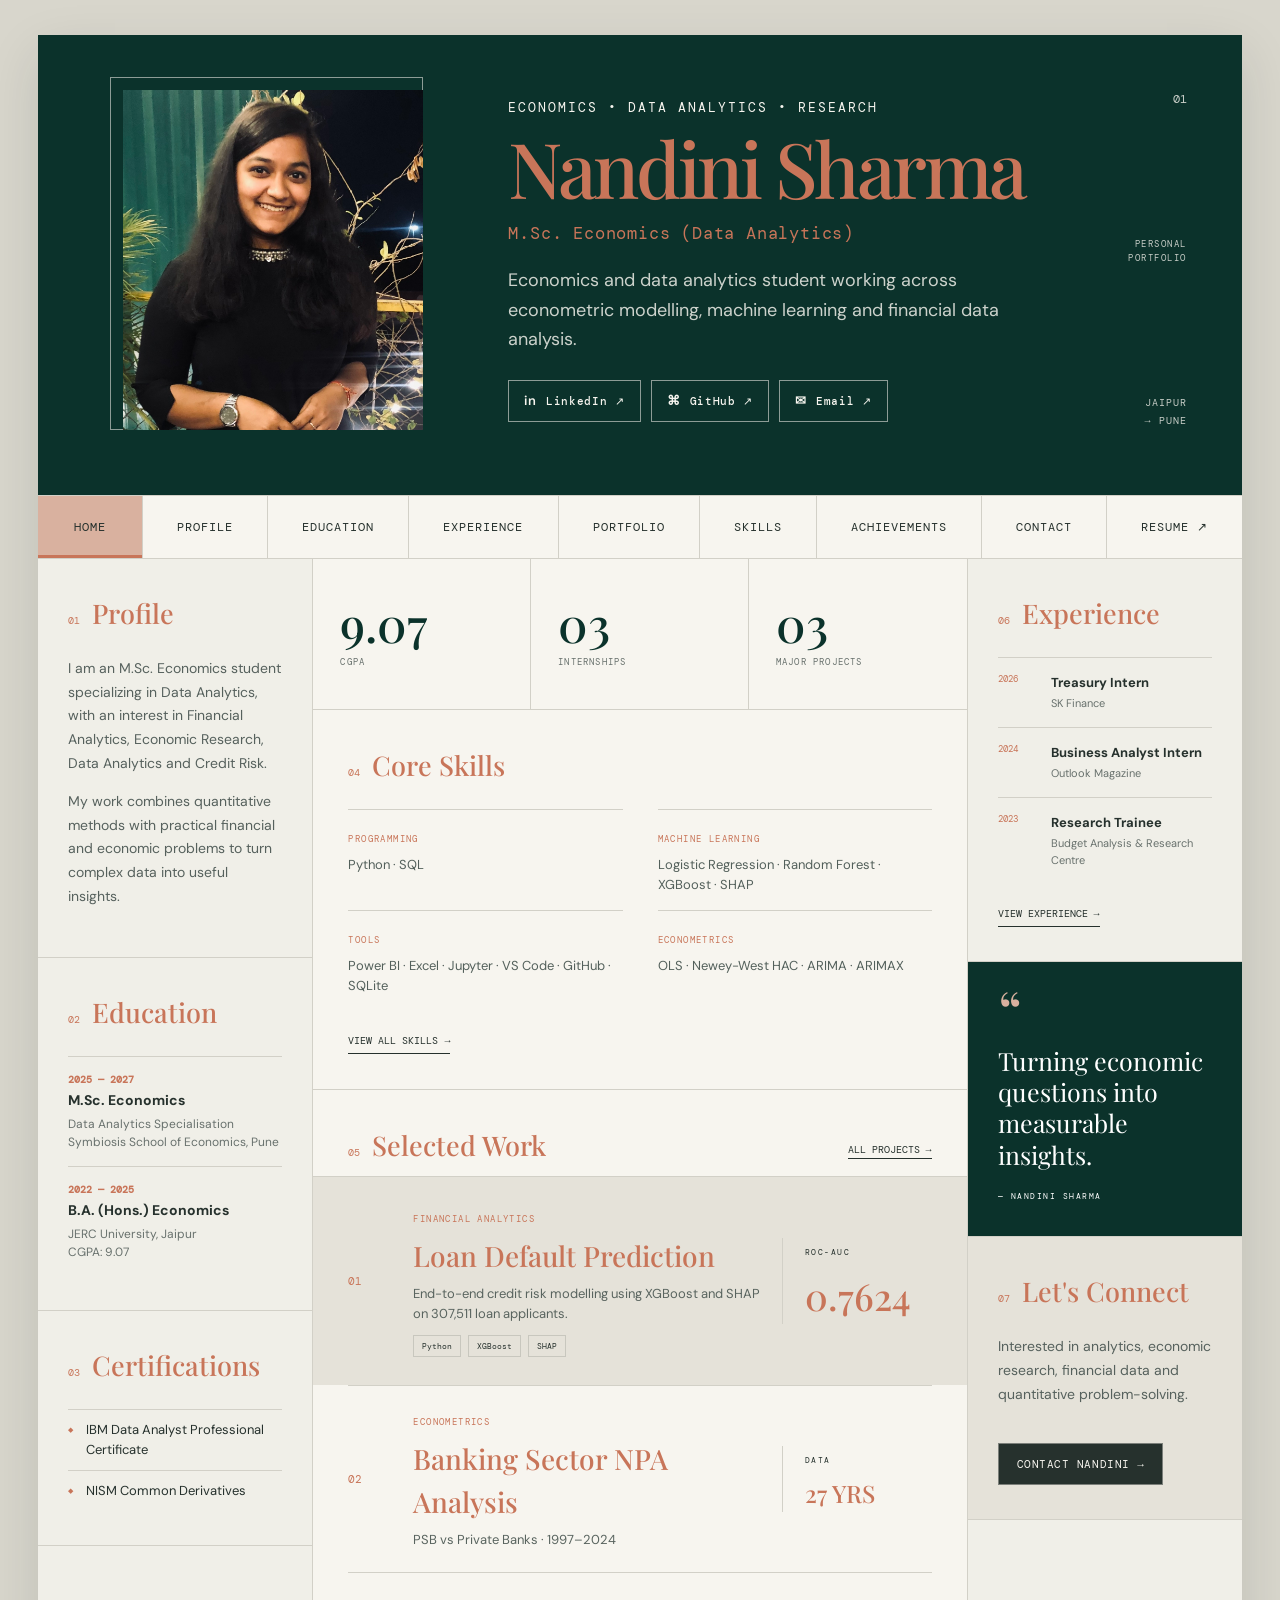
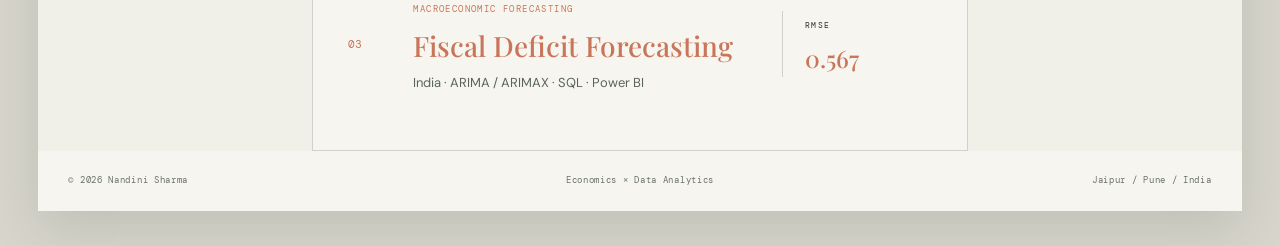
<file: index.html>
<!DOCTYPE html>
<html lang="en">

<head>
    <meta charset="UTF-8">
    <meta name="viewport" content="width=device-width, initial-scale=1.0">

    <title>Nandini Sharma | Economics & Data Analytics</title>

    <link rel="stylesheet" href="style.css">
</head>

<body>

    <div class="site-shell">

        <!-- ================= PROFILE HEADER ================= -->

        <header class="profile-header">

            <div class="header-pattern"></div>

            <!-- Profile Photo -->
            <div class="profile-photo-wrap">

                <div class="photo-ring"></div>

                <img src="images/Nandini-photo.jpeg"
                     alt="Nandini Sharma">

            </div>


            <!-- Profile Introduction -->
            <div class="profile-intro">

                <p class="kicker">
                    ECONOMICS • DATA ANALYTICS • RESEARCH
                </p>

                <h1>
                    Nandini Sharma
                </h1>

                <h2>
                    M.Sc. Economics (Data Analytics)
                </h2>

                <p class="intro-copy">
                    Economics and data analytics student working across
                    econometric modelling, machine learning and financial
                    data analysis.
                </p>

                <div class="quick-links">

                    <a href="https://linkedin.com/in/nandini-sharma-276a1824b"
                       target="_blank"
                       rel="noopener noreferrer"
                       aria-label="Nandini's LinkedIn">
                        <span>in</span>
                        LinkedIn ↗
                    </a>
                
                    <a href="https://github.com/NANDINISHARMA0103"
                       target="_blank"
                       rel="noopener noreferrer"
                       aria-label="Nandini's GitHub">
                        <span>⌘</span>
                        GitHub ↗
                    </a>
                
                    <a href="mailto:nandini.sh3@gmail.com"
                       aria-label="Email Nandini">
                        <span>✉</span>
                        Email ↗
                    </a>
                
                </div>

            </div>


            <!-- Header Side Information -->
            <div class="header-side">

                <span>01</span>

                <small>
                    PERSONAL<br>
                    PORTFOLIO
                </small>

                <strong>
                    JAIPUR<br>
                    → PUNE
                </strong>

            </div>

        </header>


        <!-- ================= NAVIGATION ================= -->

        <nav class="tab-nav">

            <a href="index.html" class="active">
                Home
            </a>

            <a href="about.html">
                Profile
            </a>

            <a href="education.html">
                Education
            </a>

            <a href="experience.html">
                Experience
            </a>

            <a href="projects.html">
                Portfolio
            </a>

            <a href="skills.html">
                Skills
            </a>

            <a href="achievements.html">
                Achievements
            </a>

            <a href="contact.html">
                Contact
            </a>

            <a href="resume/Nandini_Sharma_CV.pdf"
               target="_blank"
               rel="noopener noreferrer">
                Resume ↗
            </a>

        </nav>


        <!-- ================= MAIN DASHBOARD ================= -->

        <main class="dashboard">


            <!-- ================= LEFT COLUMN ================= -->

            <aside class="left-column">


                <!-- PROFILE -->
                <section class="profile-block">

                    <div class="block-heading">

                        <span>01</span>

                        <h3>
                            Profile
                        </h3>

                    </div>

                    <p>
                        I am an M.Sc. Economics student specializing in
                        Data Analytics, with an interest in Financial
                        Analytics, Economic Research, Data Analytics
                        and Credit Risk.
                    </p>

                    <p>
                        My work combines quantitative methods with
                        practical financial and economic problems to
                        turn complex data into useful insights.
                    </p>

                </section>


                <!-- EDUCATION -->
                <section class="profile-block">

                    <div class="block-heading">

                        <span>02</span>

                        <h3>
                            Education
                        </h3>

                    </div>


                    <div class="mini-entry">

                        <strong>
                            2025 — 2027
                        </strong>

                        <b>
                            M.Sc. Economics
                        </b>

                        <small>
                            Data Analytics Specialisation<br>
                            Symbiosis School of Economics, Pune
                        </small>

                    </div>


                    <div class="mini-entry">

                        <strong>
                            2022 — 2025
                        </strong>

                        <b>
                            B.A. (Hons.) Economics
                        </b>

                        <small>
                            JERC University, Jaipur<br>
                            CGPA: 9.07
                        </small>

                    </div>

                </section>


                <!-- CERTIFICATIONS -->
                <section class="profile-block">

                    <div class="block-heading">

                        <span>03</span>

                        <h3>
                            Certifications
                        </h3>

                    </div>

                    <ul class="clean-list">

                        <li>
                            IBM Data Analyst Professional Certificate
                        </li>

                        <li>
                            NISM Common Derivatives
                        </li>

                    </ul>

                </section>

            </aside>


            <!-- ================= CENTRE COLUMN ================= -->

            <section class="main-column">


                <!-- STATISTICS -->
                <section class="stats-strip">

                    <div>

                        <strong>
                            9.07
                        </strong>

                        <span>
                            CGPA
                        </span>

                    </div>


                    <div>

                        <strong>
                            03
                        </strong>

                        <span>
                            INTERNSHIPS
                        </span>

                    </div>


                    <div>

                        <strong>
                            03
                        </strong>

                        <span>
                            MAJOR PROJECTS
                        </span>

                    </div>

                </section>


                <!-- SKILLS -->
                <section class="skills-preview">

                    <div class="block-heading">

                        <span>04</span>

                        <h3>
                            Core Skills
                        </h3>

                    </div>


                    <div class="skill-groups">


                        <div class="skill-group">

                            <span>
                                PROGRAMMING
                            </span>

                            <p>
                                Python · SQL
                            </p>

                        </div>


                        <div class="skill-group">

                            <span>
                                MACHINE LEARNING
                            </span>

                            <p>
                                Logistic Regression · Random Forest ·
                                XGBoost · SHAP
                            </p>

                        </div>


                        <div class="skill-group">

                            <span>
                                TOOLS
                            </span>

                            <p>
                                Power BI · Excel · Jupyter · VS Code ·
                                GitHub · SQLite
                            </p>

                        </div>


                        <div class="skill-group">

                            <span>
                                ECONOMETRICS
                            </span>

                            <p>
                                OLS · Newey-West HAC · ARIMA · ARIMAX
                            </p>

                        </div>

                    </div>


                    <a class="section-link"
                       href="skills.html">

                        View all skills →

                    </a>

                </section>


                <!-- PROJECTS -->
                <section class="featured-work">


                    <div class="section-title-row">

                        <div class="block-heading">

                            <span>05</span>

                            <h3>
                                Selected Work
                            </h3>

                        </div>

                        <a href="projects.html">
                            All projects →
                        </a>

                    </div>


                    <!-- PROJECT 1 -->
                    <article class="project-card featured">

                        <div class="project-index">
                            01
                        </div>


                        <div class="project-content">

                            <span class="project-type">
                                FINANCIAL ANALYTICS
                            </span>

                            <h4>
                                Loan Default Prediction
                            </h4>

                            <p>
                                End-to-end credit risk modelling using
                                XGBoost and SHAP on 307,511 loan applicants.
                            </p>


                            <div class="tags">

                                <span>
                                    Python
                                </span>

                                <span>
                                    XGBoost
                                </span>

                                <span>
                                    SHAP
                                </span>

                            </div>

                        </div>


                        <div class="project-result">

                            <span>
                                ROC-AUC
                            </span>

                            <strong>
                                0.7624
                            </strong>

                        </div>

                    </article>


                    <!-- PROJECT 2 -->
                    <article class="project-card">

                        <div class="project-index">
                            02
                        </div>


                        <div class="project-content">

                            <span class="project-type">
                                ECONOMETRICS
                            </span>

                            <h4>
                                Banking Sector NPA Analysis
                            </h4>

                            <p>
                                PSB vs Private Banks · 1997–2024
                            </p>

                        </div>


                        <div class="project-result compact">

                            <span>
                                DATA
                            </span>

                            <strong>
                                27 YRS
                            </strong>

                        </div>

                    </article>


                    <!-- PROJECT 3 -->
                    <article class="project-card">

                        <div class="project-index">
                            03
                        </div>


                        <div class="project-content">

                            <span class="project-type">
                                MACROECONOMIC FORECASTING
                            </span>

                            <h4>
                                Fiscal Deficit Forecasting
                            </h4>

                            <p>
                                India · ARIMA / ARIMAX · SQL · Power BI
                            </p>

                        </div>


                        <div class="project-result compact">

                            <span>
                                RMSE
                            </span>

                            <strong>
                                0.567
                            </strong>

                        </div>

                    </article>

                </section>

            </section>


            <!-- ================= RIGHT COLUMN ================= -->

            <aside class="right-column">


                <!-- EXPERIENCE -->
                <section class="side-panel experience-panel">

                    <div class="block-heading">

                        <span>06</span>

                        <h3>
                            Experience
                        </h3>

                    </div>


                    <div class="timeline-entry">

                        <span>
                            2026
                        </span>

                        <div>

                            <strong>
                                Treasury Intern
                            </strong>

                            <small>
                                SK Finance
                            </small>

                        </div>

                    </div>


                    <div class="timeline-entry">

                        <span>
                            2024
                        </span>

                        <div>

                            <strong>
                                Business Analyst Intern
                            </strong>

                            <small>
                                Outlook Magazine
                            </small>

                        </div>

                    </div>


                    <div class="timeline-entry">

                        <span>
                            2023
                        </span>

                        <div>

                            <strong>
                                Research Trainee
                            </strong>

                            <small>
                                Budget Analysis & Research Centre
                            </small>

                        </div>

                    </div>


                    <a class="section-link"
                       href="experience.html">

                        View experience →

                    </a>

                </section>


                <!-- QUOTE -->
                <section class="side-panel quote-panel">

                    <span class="quote-mark">
                        “
                    </span>

                    <p>
                        Turning economic questions into
                        measurable insights.
                    </p>

                    <small>
                        — NANDINI SHARMA
                    </small>

                </section>


                <!-- CONTACT -->
                <section class="side-panel contact-panel">

                    <div class="block-heading">

                        <span>07</span>

                        <h3>
                            Let's Connect
                        </h3>

                    </div>

                    <p>
                        Interested in analytics, economic research,
                        financial data and quantitative problem-solving.
                    </p>

                    <a href="contact.html"
                       class="contact-button">

                        Contact Nandini →

                    </a>

                </section>

            </aside>

        </main>


        <!-- ================= FOOTER ================= -->

        <footer>

            <span>
                © 2026 Nandini Sharma
            </span>

            <span>
                Economics × Data Analytics
            </span>

            <span>
                Jaipur / Pune / India
            </span>

        </footer>

    </div>


    <script src="script.js"></script>

</body>

</html>
</file>
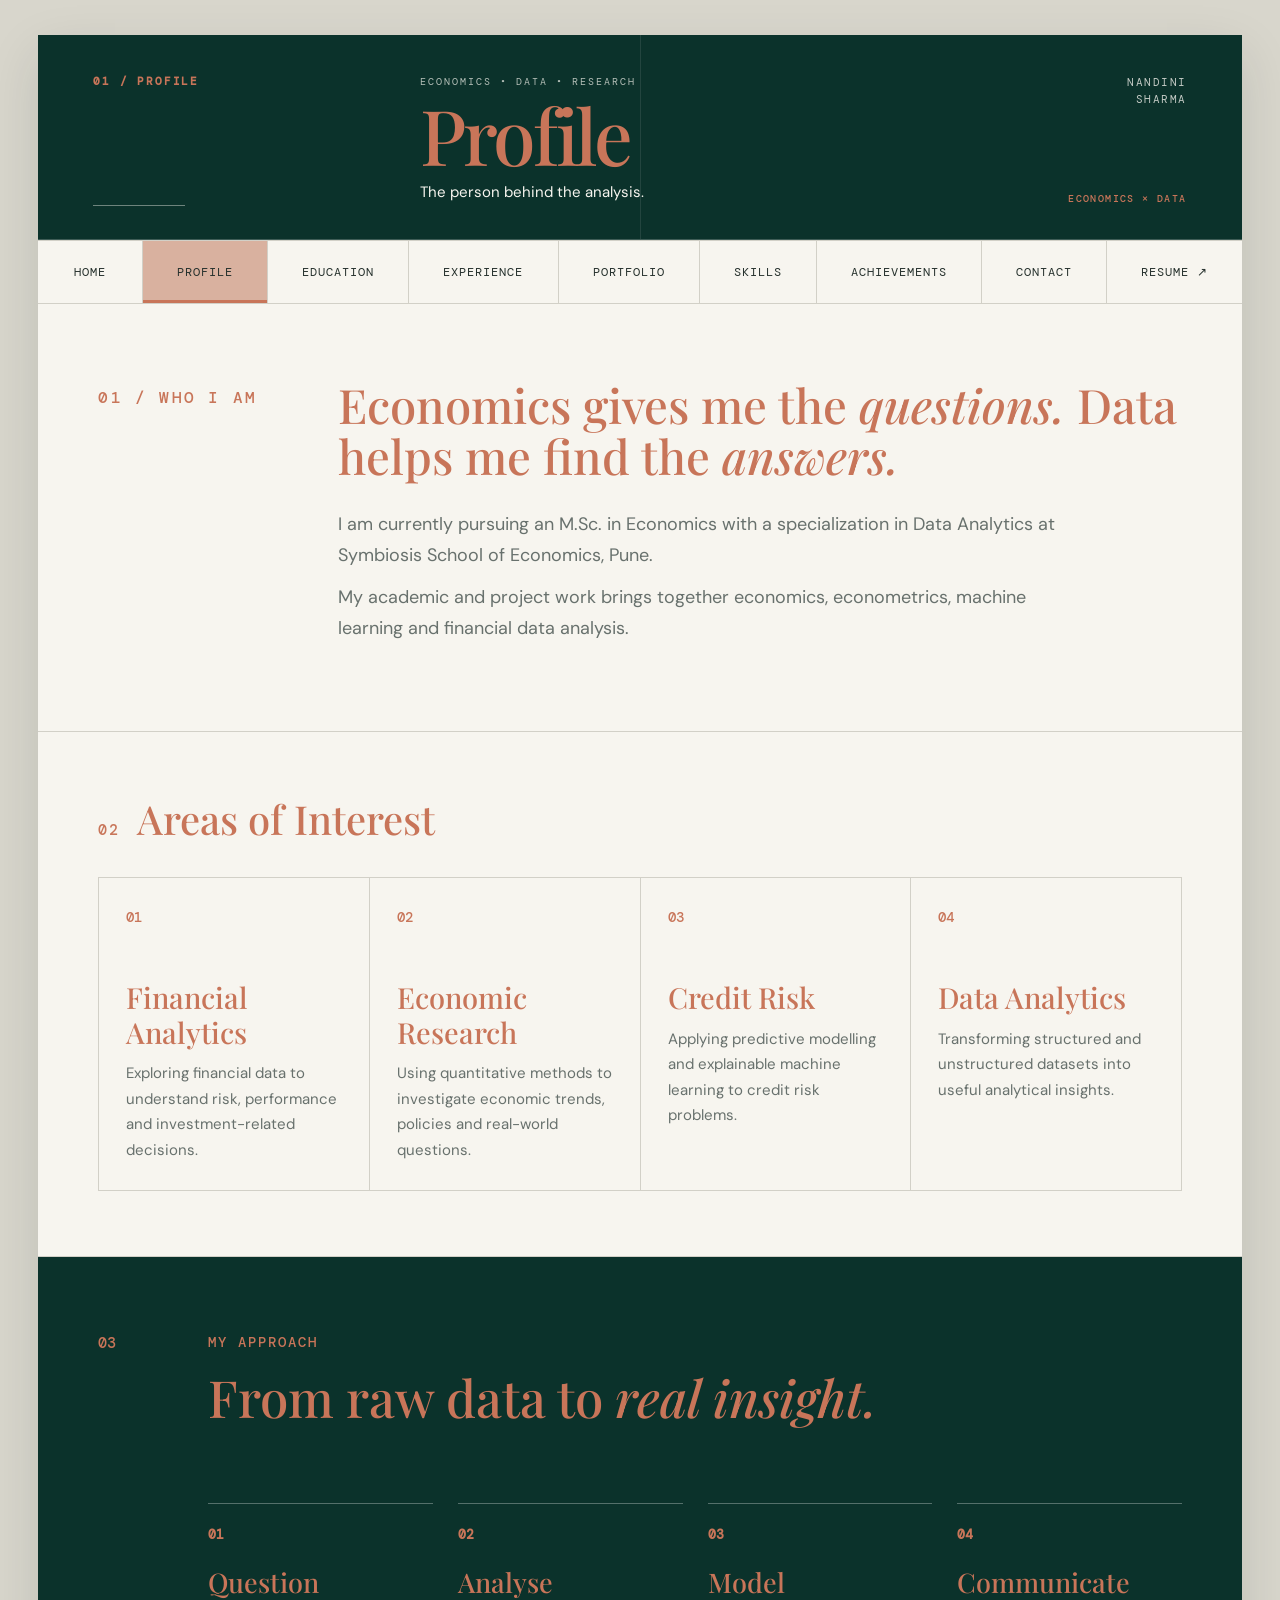
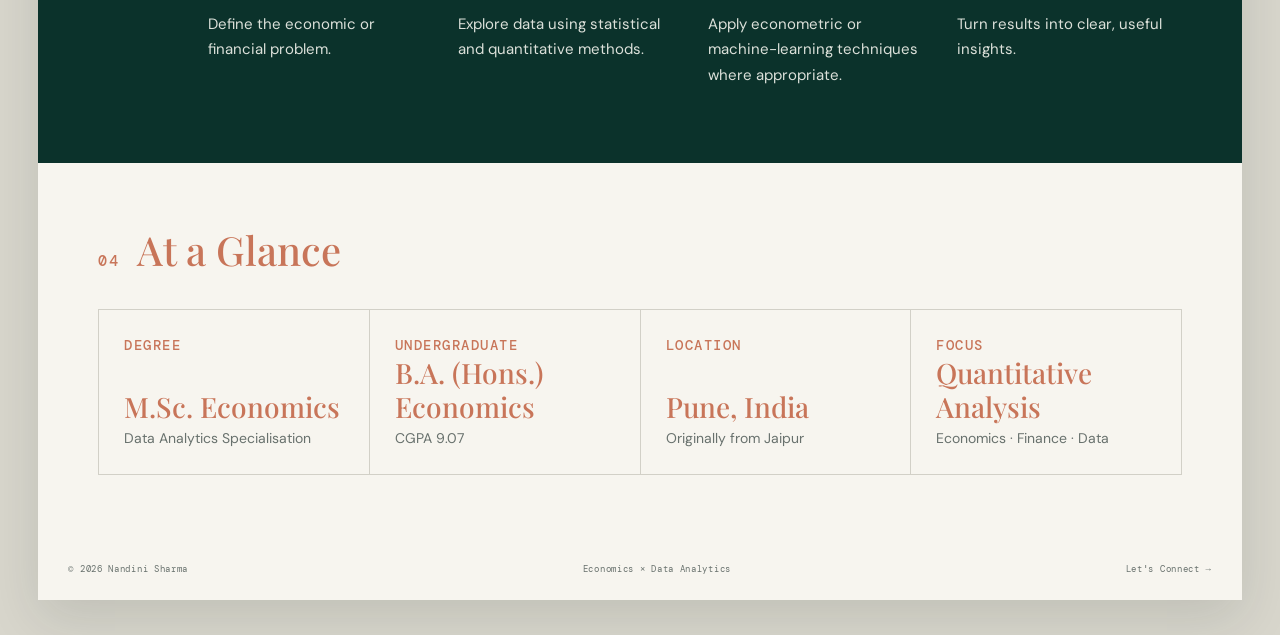
<file: about.html>
<!DOCTYPE html>
<html lang="en">

<head>
    <meta charset="UTF-8">
    <meta name="viewport" content="width=device-width, initial-scale=1.0">

    <title>Profile | Nandini Sharma</title>

    <link rel="stylesheet" href="style.css">
</head>

<body>

    <div class="site-shell">

        <!-- ================= INNER HEADER ================= -->

        <!-- ================= EDITORIAL HEADER ================= -->

        <header class="inner-header">
            <div class="inner-header-label">
                <span>01 / PROFILE</span>
                <span class="inner-header-rule"></span>
            </div>

            <div class="inner-header-main">
                <p>ECONOMICS • DATA • RESEARCH</p>
                <h1>Profile</h1>
                <span>The person behind the analysis.</span>
            </div>

            <div class="inner-header-side">
                <span>NANDINI<br>SHARMA</span>
                <strong>ECONOMICS × DATA</strong>
            </div>
        </header>


        <!-- ================= NAVIGATION ================= -->

        <nav class="tab-nav">

            <a href="index.html">
                Home
            </a>

            <a href="about.html" class="active">
                Profile
            </a>

            <a href="education.html">
                Education
            </a>

            <a href="experience.html">
                Experience
            </a>

            <a href="projects.html">
                Portfolio
            </a>

            <a href="skills.html">
                Skills
            </a>

            <a href="achievements.html">
                Achievements
            </a>

            <a href="contact.html">
                Contact
            </a>

            <a href="resume/Nandini_Sharma_CV.pdf"
               target="_blank"
               rel="noopener noreferrer">
                Resume ↗
            </a>

        </nav>


        <!-- ================= PROFILE CONTENT ================= -->

        <main class="inner-page">


            <!-- INTRODUCTION -->

            <section class="inner-intro">

                <div class="page-label">
                    01 / WHO I AM
                </div>

                <div>

                    <h2>
                        Economics gives me the
                        <em>questions.</em>
                        Data helps me find the
                        <em>answers.</em>
                    </h2>

                    <p>
                        I am currently pursuing an M.Sc. in Economics with
                        a specialization in Data Analytics at Symbiosis
                        School of Economics, Pune.
                    </p>

                    <p>
                        My academic and project work brings together
                        economics, econometrics, machine learning and
                        financial data analysis.
                    </p>

                </div>

            </section>


            <!-- AREAS OF INTEREST -->

            <section class="profile-section">

                <div class="section-heading-large">

                    <span>02</span>

                    <h3>
                        Areas of Interest
                    </h3>

                </div>


                <div class="interest-grid">

                    <article class="interest-card">

                        <span class="interest-number">
                            01
                        </span>

                        <h4>
                            Financial Analytics
                        </h4>

                        <p>
                            Exploring financial data to understand
                            risk, performance and investment-related
                            decisions.
                        </p>

                    </article>


                    <article class="interest-card">

                        <span class="interest-number">
                            02
                        </span>

                        <h4>
                            Economic Research
                        </h4>

                        <p>
                            Using quantitative methods to investigate
                            economic trends, policies and real-world
                            questions.
                        </p>

                    </article>


                    <article class="interest-card">

                        <span class="interest-number">
                            03
                        </span>

                        <h4>
                            Credit Risk
                        </h4>

                        <p>
                            Applying predictive modelling and
                            explainable machine learning to credit
                            risk problems.
                        </p>

                    </article>


                    <article class="interest-card">

                        <span class="interest-number">
                            04
                        </span>

                        <h4>
                            Data Analytics
                        </h4>

                        <p>
                            Transforming structured and unstructured
                            datasets into useful analytical insights.
                        </p>

                    </article>

                </div>

            </section>


            <!-- APPROACH -->

            <section class="approach-section">

                <div class="approach-number">
                    03
                </div>

                <div>

                    <p class="section-kicker">
                        MY APPROACH
                    </p>

                    <h2>
                        From raw data to
                        <span>real insight.</span>
                    </h2>

                </div>

                <div class="approach-steps">

                    <div>
                        <strong>01</strong>
                        <h4>Question</h4>
                        <p>
                            Define the economic or financial problem.
                        </p>
                    </div>

                    <div>
                        <strong>02</strong>
                        <h4>Analyse</h4>
                        <p>
                            Explore data using statistical and
                            quantitative methods.
                        </p>
                    </div>

                    <div>
                        <strong>03</strong>
                        <h4>Model</h4>
                        <p>
                            Apply econometric or machine-learning
                            techniques where appropriate.
                        </p>
                    </div>

                    <div>
                        <strong>04</strong>
                        <h4>Communicate</h4>
                        <p>
                            Turn results into clear, useful insights.
                        </p>
                    </div>

                </div>

            </section>


            <!-- PROFILE SNAPSHOT -->

            <section class="snapshot">

                <div class="section-heading-large">

                    <span>04</span>

                    <h3>
                        At a Glance
                    </h3>

                </div>


                <div class="snapshot-grid">

                    <div>
                        <span>DEGREE</span>
                        <strong>
                            M.Sc. Economics
                        </strong>
                        <small>
                            Data Analytics Specialisation
                        </small>
                    </div>


                    <div>
                        <span>UNDERGRADUATE</span>
                        <strong>
                            B.A. (Hons.) Economics
                        </strong>
                        <small>
                            CGPA 9.07
                        </small>
                    </div>


                    <div>
                        <span>LOCATION</span>
                        <strong>
                            Pune, India
                        </strong>
                        <small>
                            Originally from Jaipur
                        </small>
                    </div>


                    <div>
                        <span>FOCUS</span>
                        <strong>
                            Quantitative Analysis
                        </strong>
                        <small>
                            Economics · Finance · Data
                        </small>
                    </div>

                </div>

            </section>


        </main>


        <!-- ================= FOOTER ================= -->

        <footer>

            <span>
                © 2026 Nandini Sharma
            </span>

            <span>
                Economics × Data Analytics
            </span>

            <span>
                <a href="contact.html">
                    Let's Connect →
                </a>
            </span>

        </footer>

    </div>


    <script src="script.js"></script>

</body>

</html>
</file>
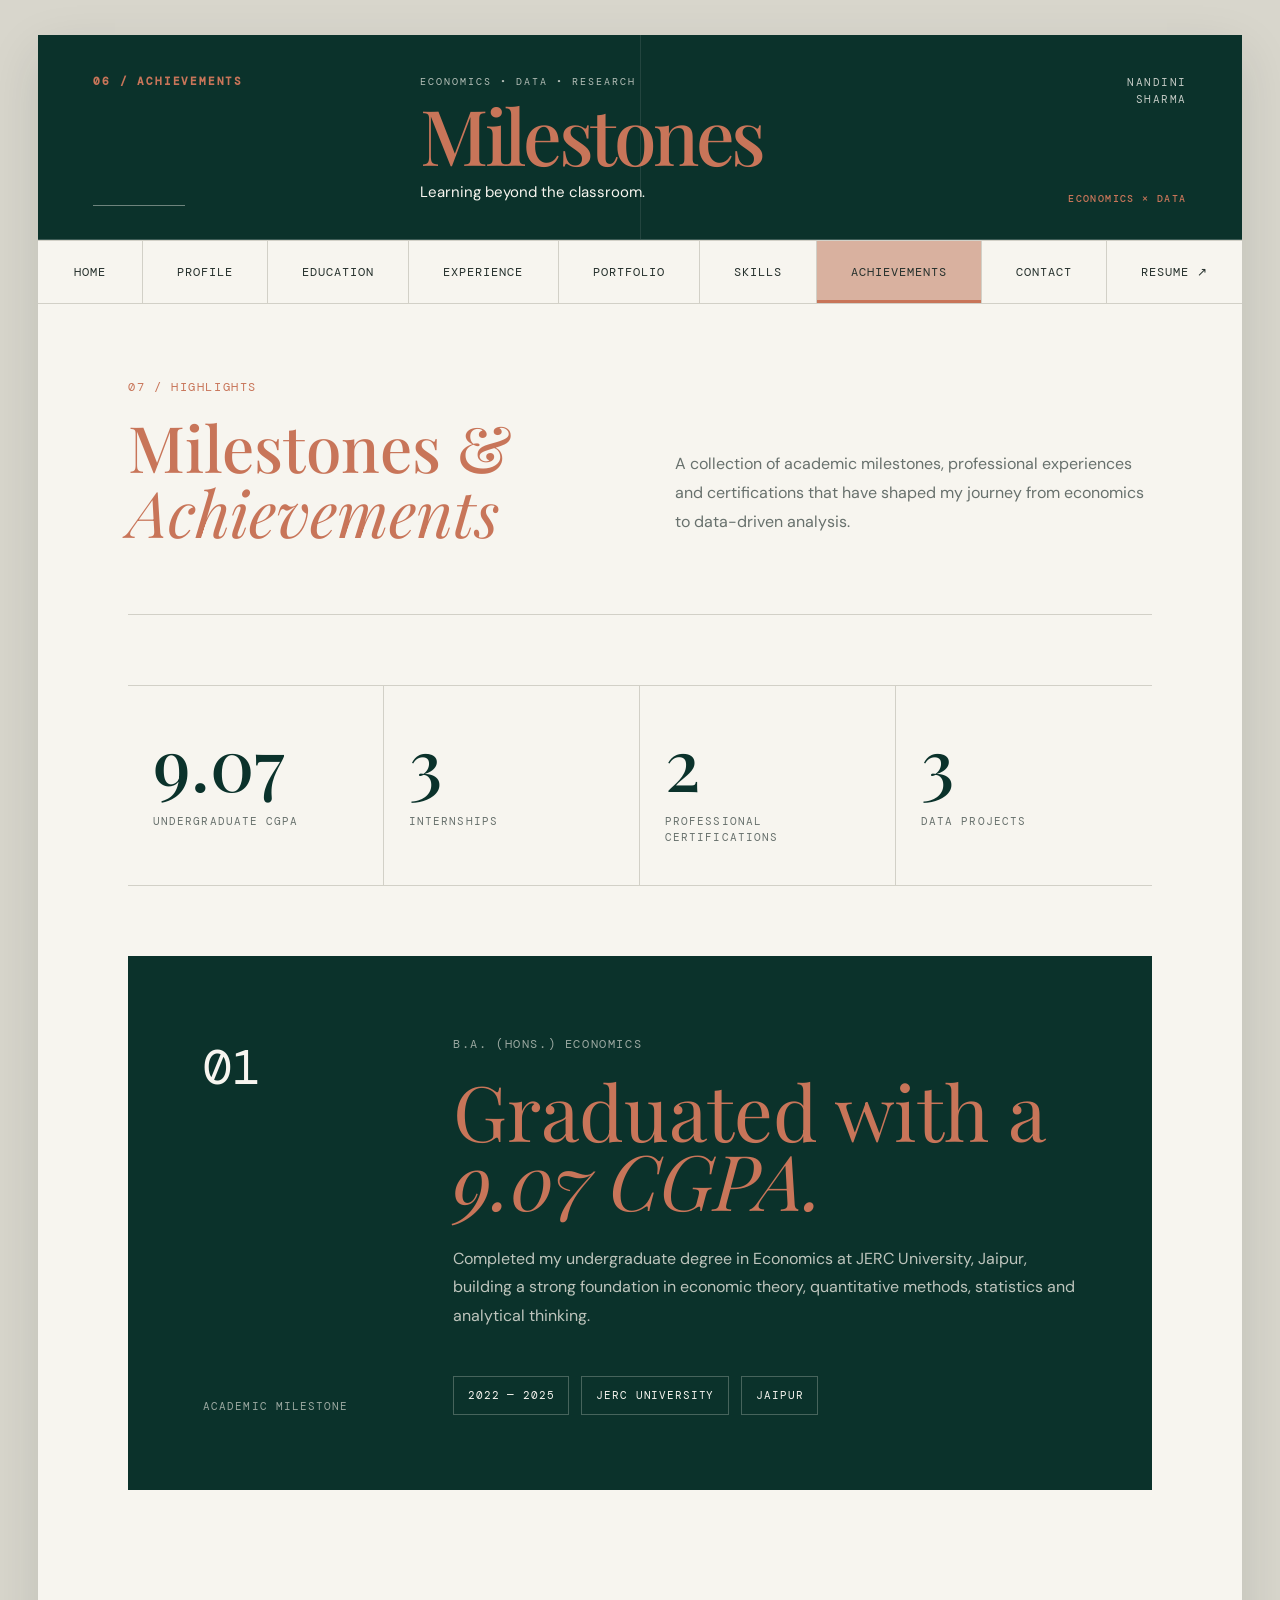
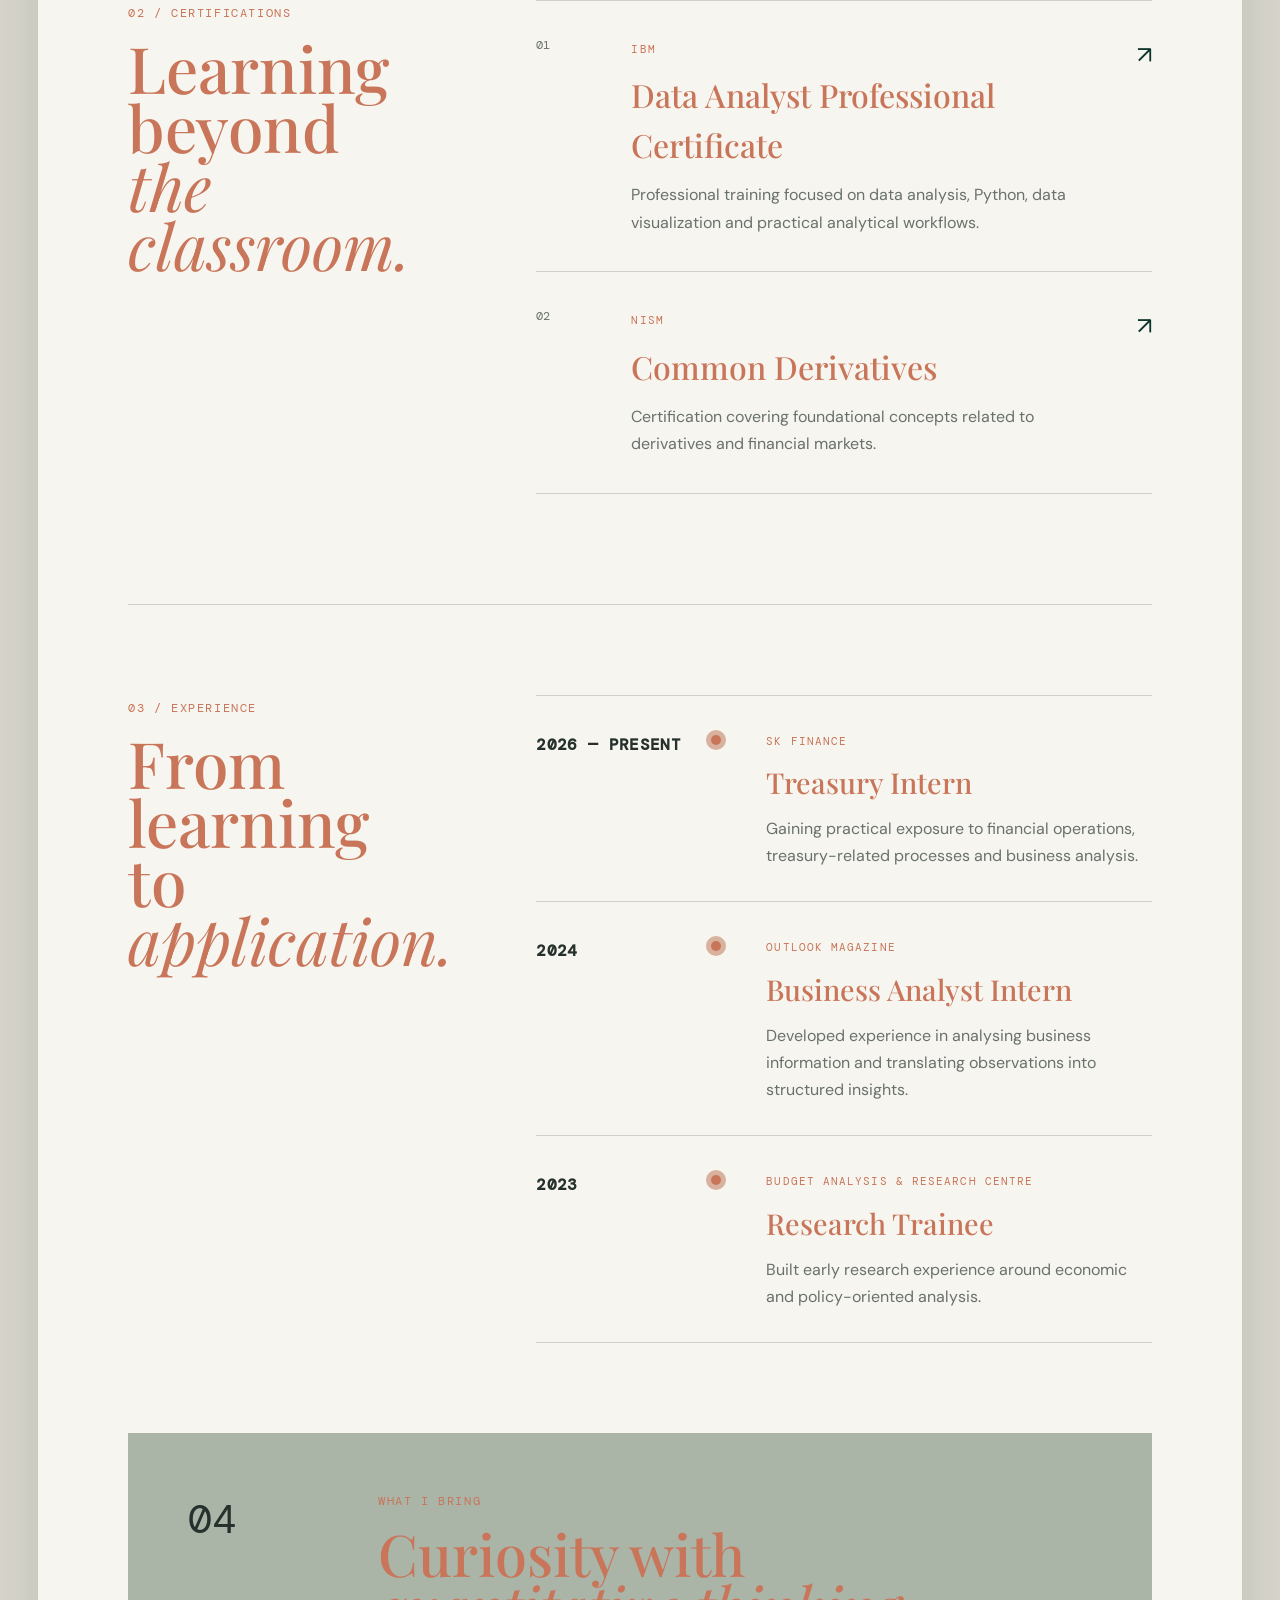
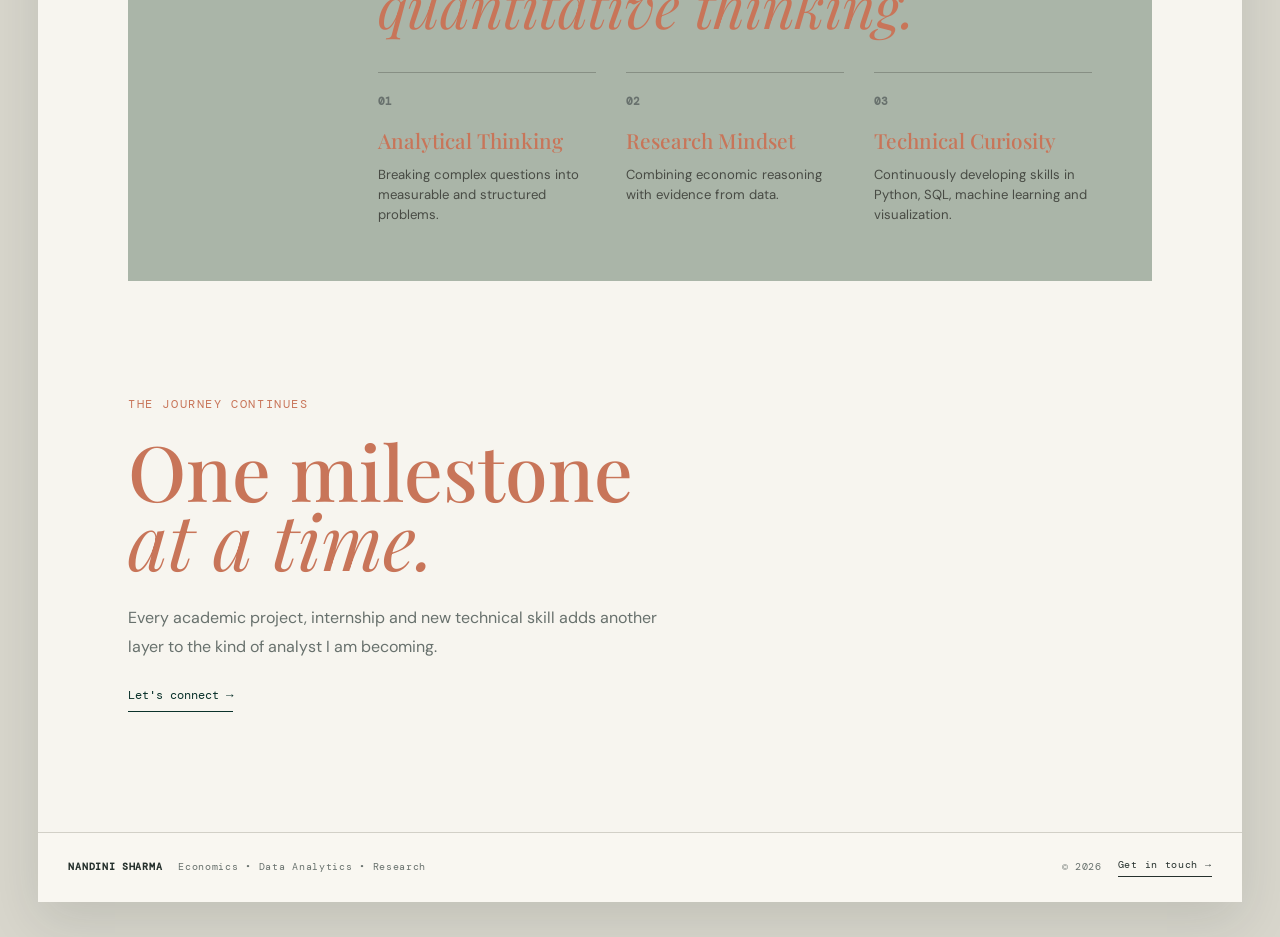
<file: achievements.html>
<!DOCTYPE html>
<html lang="en">
<head>
  <meta charset="UTF-8">
  <meta name="viewport" content="width=device-width, initial-scale=1.0">
  <title>Achievements | Nandini Sharma</title>
  <link rel="stylesheet" href="style.css">
</head>

<body>

<div class="site-shell">

  <!-- INNER HEADER -->
  <!-- ================= EDITORIAL HEADER ================= -->

        <header class="inner-header">
            <div class="inner-header-label">
                <span>06 / ACHIEVEMENTS</span>
                <span class="inner-header-rule"></span>
            </div>

            <div class="inner-header-main">
                <p>ECONOMICS • DATA • RESEARCH</p>
                <h1>Milestones</h1>
                <span>Learning beyond the classroom.</span>
            </div>

            <div class="inner-header-side">
                <span>NANDINI<br>SHARMA</span>
                <strong>ECONOMICS × DATA</strong>
            </div>
        </header>


  <!-- NAVIGATION -->
  <nav class="tab-nav">
    <a href="index.html">Home</a>
    <a href="about.html">Profile</a>
    <a href="education.html">Education</a>
    <a href="experience.html">Experience</a>
    <a href="projects.html">Portfolio</a>
    <a href="skills.html">Skills</a>
    <a href="achievements.html" class="active">Achievements</a>
    <a href="contact.html">Contact</a>
    <a href="resume/Nandini_Sharma_CV.pdf" target="_blank" rel="noopener noreferrer">Resume ↗</a>
  </nav>


  <!-- ACHIEVEMENTS -->
  <main class="achievements-page">

    <section class="achievements-intro">

      <div>
        <span class="section-number">07 / HIGHLIGHTS</span>

        <h2>
          Milestones &amp;<br>
          <em>Achievements</em>
        </h2>
      </div>

      <p>
        A collection of academic milestones, professional experiences and
        certifications that have shaped my journey from economics to
        data-driven analysis.
      </p>

    </section>


    <!-- BIG NUMBERS -->
    <section class="achievement-numbers">

      <div class="achievement-number">
        <strong>9.07</strong>
        <span>UNDERGRADUATE CGPA</span>
      </div>

      <div class="achievement-number">
        <strong>3</strong>
        <span>INTERNSHIPS</span>
      </div>

      <div class="achievement-number">
        <strong>2</strong>
        <span>PROFESSIONAL CERTIFICATIONS</span>
      </div>

      <div class="achievement-number">
        <strong>3</strong>
        <span>DATA PROJECTS</span>
      </div>

    </section>


    <!-- FEATURED MILESTONE -->
    <section class="featured-achievement">

      <div class="featured-label">
        <span>01</span>
        <small>ACADEMIC MILESTONE</small>
      </div>

      <div class="featured-content">

        <span class="eyebrow">B.A. (HONS.) ECONOMICS</span>

        <h2>
          Graduated with a<br>
          <em>9.07 CGPA.</em>
        </h2>

        <p>
          Completed my undergraduate degree in Economics at JERC University,
          Jaipur, building a strong foundation in economic theory,
          quantitative methods, statistics and analytical thinking.
        </p>

        <div class="achievement-meta">
          <span>2022 — 2025</span>
          <span>JERC UNIVERSITY</span>
          <span>JAIPUR</span>
        </div>

      </div>

    </section>


    <!-- CERTIFICATIONS -->
    <section class="certifications-section">

      <div class="certifications-heading">
        <span class="section-number">02 / CERTIFICATIONS</span>

        <h2>
          Learning beyond<br>
          <em>the classroom.</em>
        </h2>
      </div>


      <div class="certification-list">

        <article class="certification-item">

          <div class="certification-number">
            01
          </div>

          <div class="certification-main">
            <span>IBM</span>
            <h3>Data Analyst Professional Certificate</h3>

            <p>
              Professional training focused on data analysis, Python,
              data visualization and practical analytical workflows.
            </p>
          </div>

          <div class="certification-arrow">
            ↗
          </div>

        </article>


        <article class="certification-item">

          <div class="certification-number">
            02
          </div>

          <div class="certification-main">
            <span>NISM</span>
            <h3>Common Derivatives</h3>

            <p>
              Certification covering foundational concepts related to
              derivatives and financial markets.
            </p>
          </div>

          <div class="certification-arrow">
            ↗
          </div>

        </article>

      </div>

    </section>


    <!-- PROFESSIONAL HIGHLIGHTS -->
    <section class="professional-highlights">

      <div class="professional-heading">

        <span class="section-number">03 / EXPERIENCE</span>

        <h2>
          From learning<br>
          to <em>application.</em>
        </h2>

      </div>


      <div class="highlight-timeline">

        <div class="highlight-row">

          <div class="highlight-date">
            2026 — PRESENT
          </div>

          <div class="highlight-marker"></div>

          <div class="highlight-info">
            <span>SK FINANCE</span>
            <h3>Treasury Intern</h3>
            <p>
              Gaining practical exposure to financial operations,
              treasury-related processes and business analysis.
            </p>
          </div>

        </div>


        <div class="highlight-row">

          <div class="highlight-date">
            2024
          </div>

          <div class="highlight-marker"></div>

          <div class="highlight-info">
            <span>OUTLOOK MAGAZINE</span>
            <h3>Business Analyst Intern</h3>
            <p>
              Developed experience in analysing business information
              and translating observations into structured insights.
            </p>
          </div>

        </div>


        <div class="highlight-row">

          <div class="highlight-date">
            2023
          </div>

          <div class="highlight-marker"></div>

          <div class="highlight-info">
            <span>BUDGET ANALYSIS &amp; RESEARCH CENTRE</span>
            <h3>Research Trainee</h3>
            <p>
              Built early research experience around economic and
              policy-oriented analysis.
            </p>
          </div>

        </div>

      </div>

    </section>


    <!-- WHAT I BRING -->
    <section class="bring-section">

      <div class="bring-number">
        04
      </div>

      <div class="bring-content">

        <span class="eyebrow">WHAT I BRING</span>

        <h2>
          Curiosity with<br>
          <em>quantitative thinking.</em>
        </h2>

        <div class="bring-grid">

          <div>
            <strong>01</strong>
            <h3>Analytical Thinking</h3>
            <p>
              Breaking complex questions into measurable and
              structured problems.
            </p>
          </div>

          <div>
            <strong>02</strong>
            <h3>Research Mindset</h3>
            <p>
              Combining economic reasoning with evidence from data.
            </p>
          </div>

          <div>
            <strong>03</strong>
            <h3>Technical Curiosity</h3>
            <p>
              Continuously developing skills in Python, SQL,
              machine learning and visualization.
            </p>
          </div>

        </div>

      </div>

    </section>


    <!-- CLOSING -->
    <section class="achievements-closing">

      <span class="eyebrow">THE JOURNEY CONTINUES</span>

      <h2>
        One milestone<br>
        <em>at a time.</em>
      </h2>

      <p>
        Every academic project, internship and new technical skill adds
        another layer to the kind of analyst I am becoming.
      </p>

      <a href="contact.html" class="text-link">
        Let's connect →
      </a>

    </section>

  </main>


  <!-- FOOTER -->
  <footer class="site-footer">

    <div>
      <strong>NANDINI SHARMA</strong>
      <span>Economics • Data Analytics • Research</span>
    </div>

    <div>
      <span>© 2026</span>
      <a href="contact.html">Get in touch →</a>
    </div>

  </footer>

</div>

</body>
</html>
</file>
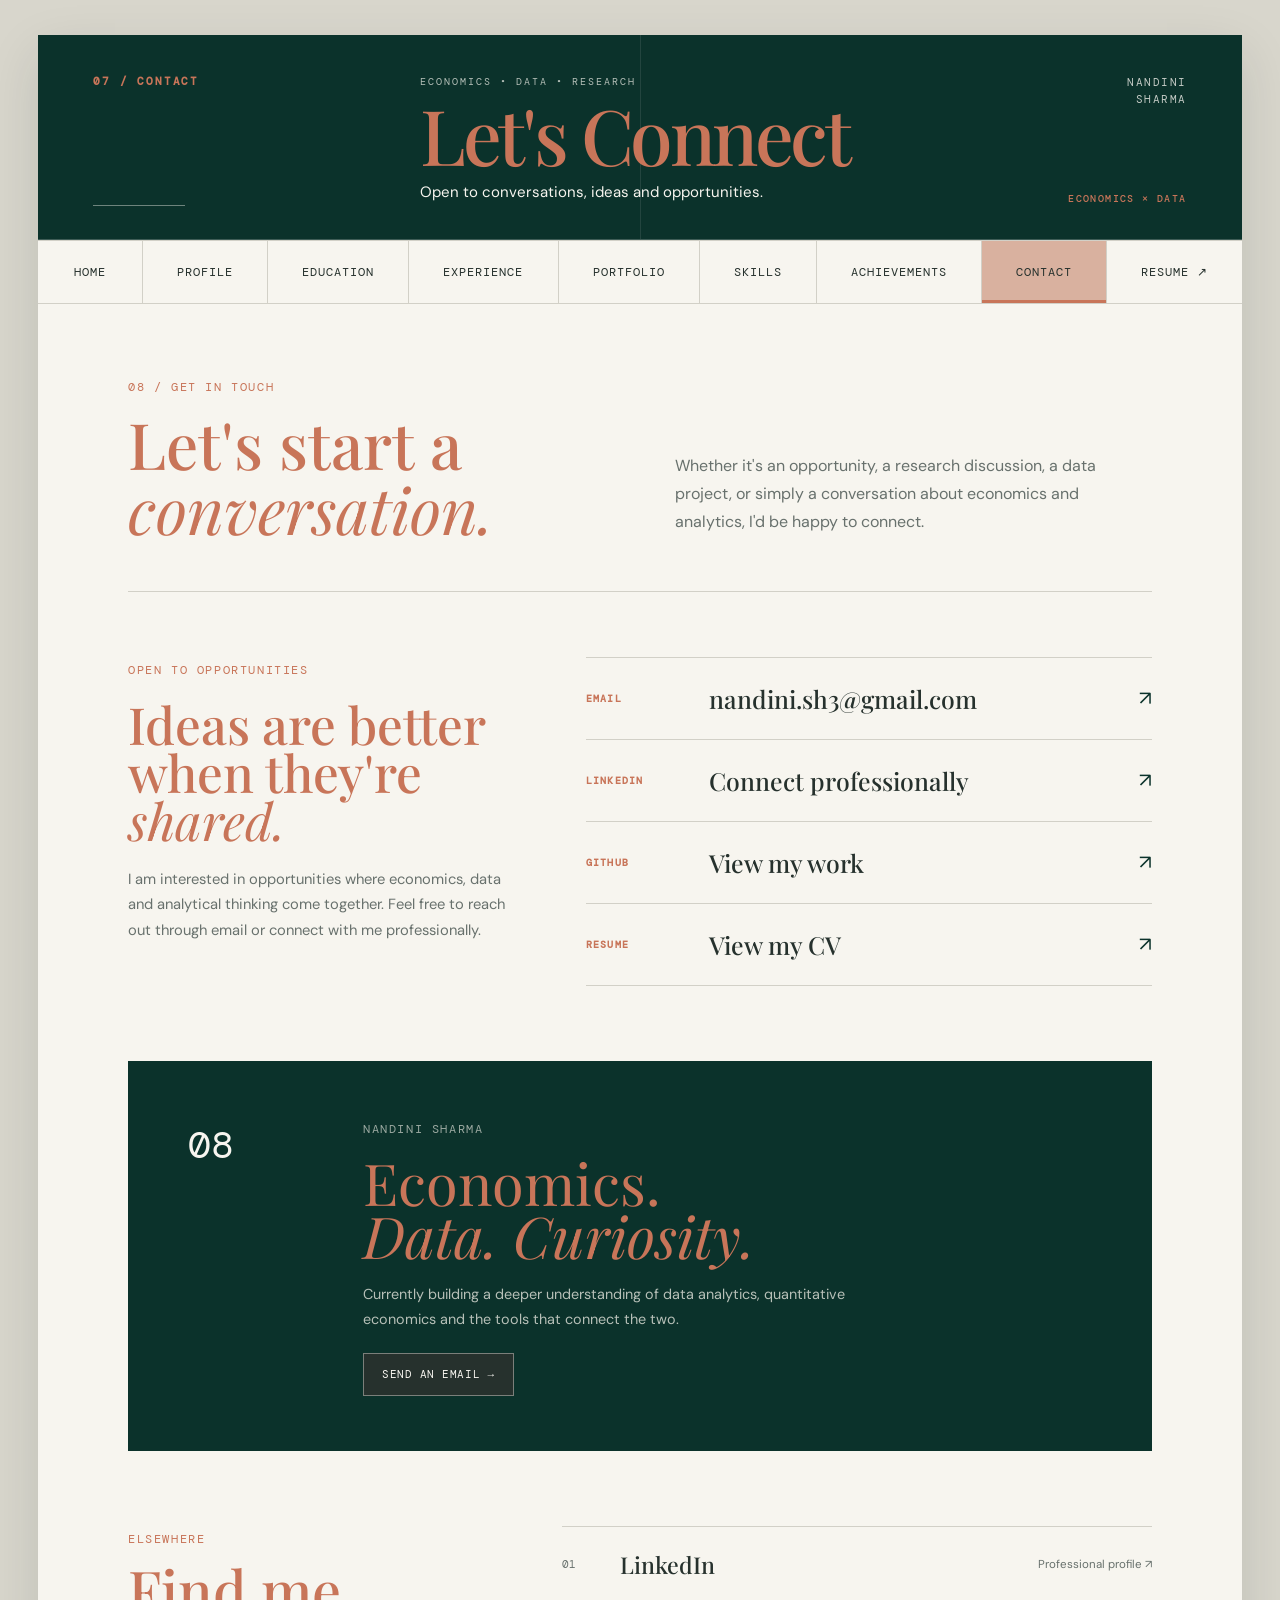
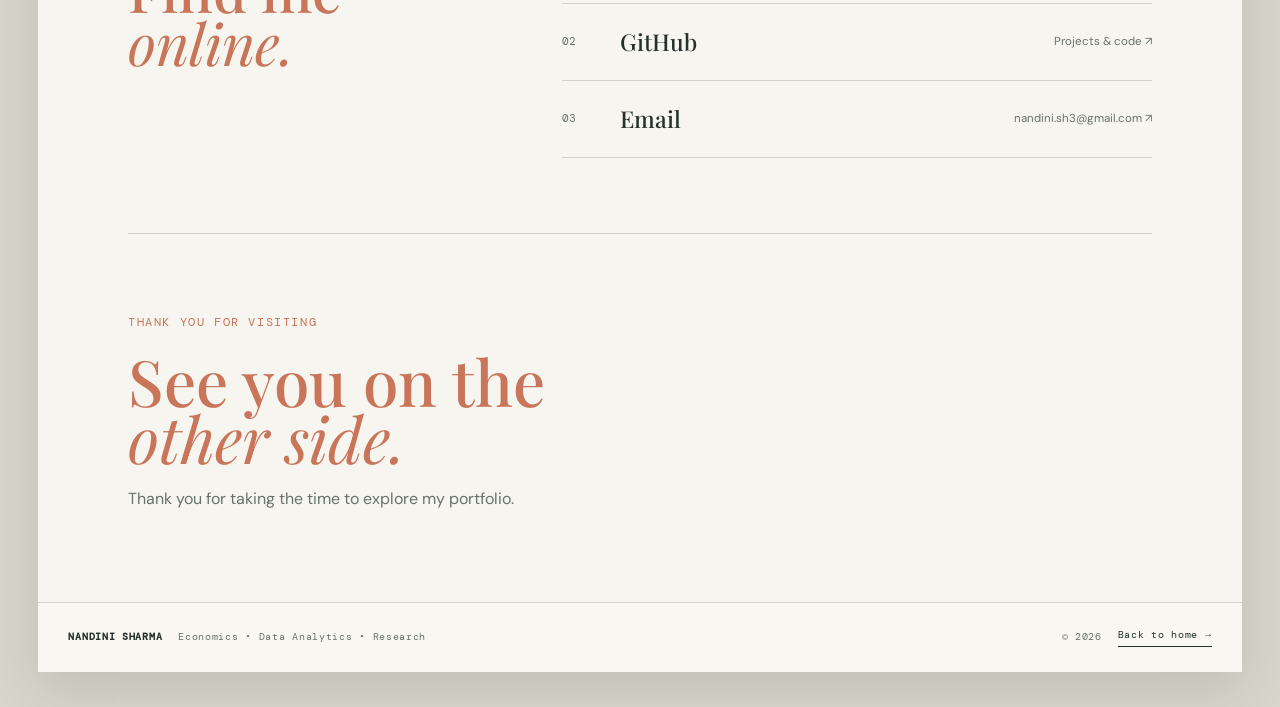
<file: contact.html>
<!DOCTYPE html>
<html lang="en">
<head>
  <meta charset="UTF-8">
  <meta name="viewport" content="width=device-width, initial-scale=1.0">
  <title>Contact | Nandini Sharma</title>
  <link rel="stylesheet" href="style.css">
</head>

<body>

<div class="site-shell">

  <!-- INNER HEADER -->
  <!-- ================= EDITORIAL HEADER ================= -->

        <header class="inner-header">
            <div class="inner-header-label">
                <span>07 / CONTACT</span>
                <span class="inner-header-rule"></span>
            </div>

            <div class="inner-header-main">
                <p>ECONOMICS • DATA • RESEARCH</p>
                <h1>Let's Connect</h1>
                <span>Open to conversations, ideas and opportunities.</span>
            </div>

            <div class="inner-header-side">
                <span>NANDINI<br>SHARMA</span>
                <strong>ECONOMICS × DATA</strong>
            </div>
        </header>


  <!-- NAVIGATION -->
  <nav class="tab-nav">
    <a href="index.html">Home</a>
    <a href="about.html">Profile</a>
    <a href="education.html">Education</a>
    <a href="experience.html">Experience</a>
    <a href="projects.html">Portfolio</a>
    <a href="skills.html">Skills</a>
    <a href="achievements.html">Achievements</a>
    <a href="contact.html" class="active">Contact</a>
    <a href="resume/Nandini_Sharma_CV.pdf" target="_blank" rel="noopener noreferrer">Resume ↗</a>
  </nav>


  <!-- CONTACT PAGE -->
  <main class="contact-page">

    <section class="contact-intro">

      <div>
        <span class="section-number">08 / GET IN TOUCH</span>

        <h2>
          Let's start a<br>
          <em>conversation.</em>
        </h2>
      </div>

      <p>
        Whether it's an opportunity, a research discussion, a data project,
        or simply a conversation about economics and analytics, I'd be
        happy to connect.
      </p>

    </section>


    <!-- MAIN CONTACT AREA -->
    <section class="contact-main">

      <div class="contact-message">

        <span class="eyebrow">OPEN TO OPPORTUNITIES</span>

        <h2>
          Ideas are better<br>
          when they're <em>shared.</em>
        </h2>

        <p>
          I am interested in opportunities where economics, data and
          analytical thinking come together. Feel free to reach out
          through email or connect with me professionally.
        </p>

      </div>


      <div class="contact-details">

        <a href="mailto:nandini.sh3@gmail.com" class="contact-item">

          <span class="contact-label">EMAIL</span>

          <strong>nandini.sh3@gmail.com</strong>

          <span class="contact-arrow">↗</span>

        </a>


        <a
          href="https://linkedin.com/in/nandini-sharma-276a1824b"
          target="_blank"
          rel="noopener noreferrer"
          class="contact-item"
        >

          <span class="contact-label">LINKEDIN</span>

          <strong>Connect professionally</strong>

          <span class="contact-arrow">↗</span>

        </a>


        <a
          href="https://github.com/NANDINISHARMA0103"
          target="_blank"
          rel="noopener noreferrer"
          class="contact-item"
        >

          <span class="contact-label">GITHUB</span>

          <strong>View my work</strong>

          <span class="contact-arrow">↗</span>

        </a>


        <a href="resume/Nandini_Sharma_CV.pdf" target="_blank" rel="noopener noreferrer" class="contact-item">

          <span class="contact-label">RESUME</span>

          <strong>View my CV</strong>

          <span class="contact-arrow">↗</span>

        </a>

      </div>

    </section>


    <!-- CONTACT BAND -->
    <section class="contact-band">

      <div class="contact-band-number">
        08
      </div>

      <div class="contact-band-content">

        <span class="eyebrow">NANDINI SHARMA</span>

        <h2>
          Economics.<br>
          <em>Data. Curiosity.</em>
        </h2>

        <p>
          Currently building a deeper understanding of data analytics,
          quantitative economics and the tools that connect the two.
        </p>

        <a href="mailto:nandini.sh3@gmail.com" class="contact-button">
          Send an email →
        </a>

      </div>

    </section>


    <!-- QUICK LINKS -->
    <section class="contact-links">

      <div>
        <span class="section-number">ELSEWHERE</span>
        <h2>Find me<br><em>online.</em></h2>
      </div>

      <div class="social-list">

        <a href="https://linkedin.com/in/nandini-sharma-276a1824b" target="_blank" rel="noopener noreferrer">
          <span>01</span>
          <strong>LinkedIn</strong>
          <small>Professional profile ↗</small>
        </a>

        <a href="https://github.com/NANDINISHARMA0103" target="_blank" rel="noopener noreferrer">
          <span>02</span>
          <strong>GitHub</strong>
          <small>Projects &amp; code ↗</small>
        </a>

        <a href="mailto:nandini.sh3@gmail.com">
          <span>03</span>
          <strong>Email</strong>
          <small>nandini.sh3@gmail.com ↗</small>
        </a>

      </div>

    </section>


    <!-- CLOSING -->
    <section class="contact-closing">

      <span class="eyebrow">THANK YOU FOR VISITING</span>

      <h2>
        See you on the<br>
        <em>other side.</em>
      </h2>

      <p>
        Thank you for taking the time to explore my portfolio.
      </p>

    </section>

  </main>


  <!-- FOOTER -->
  <footer class="site-footer">

    <div>
      <strong>NANDINI SHARMA</strong>
      <span>Economics • Data Analytics • Research</span>
    </div>

    <div>
      <span>© 2026</span>
      <a href="index.html">Back to home →</a>
    </div>

  </footer>

</div>

</body>
</html>
</file>
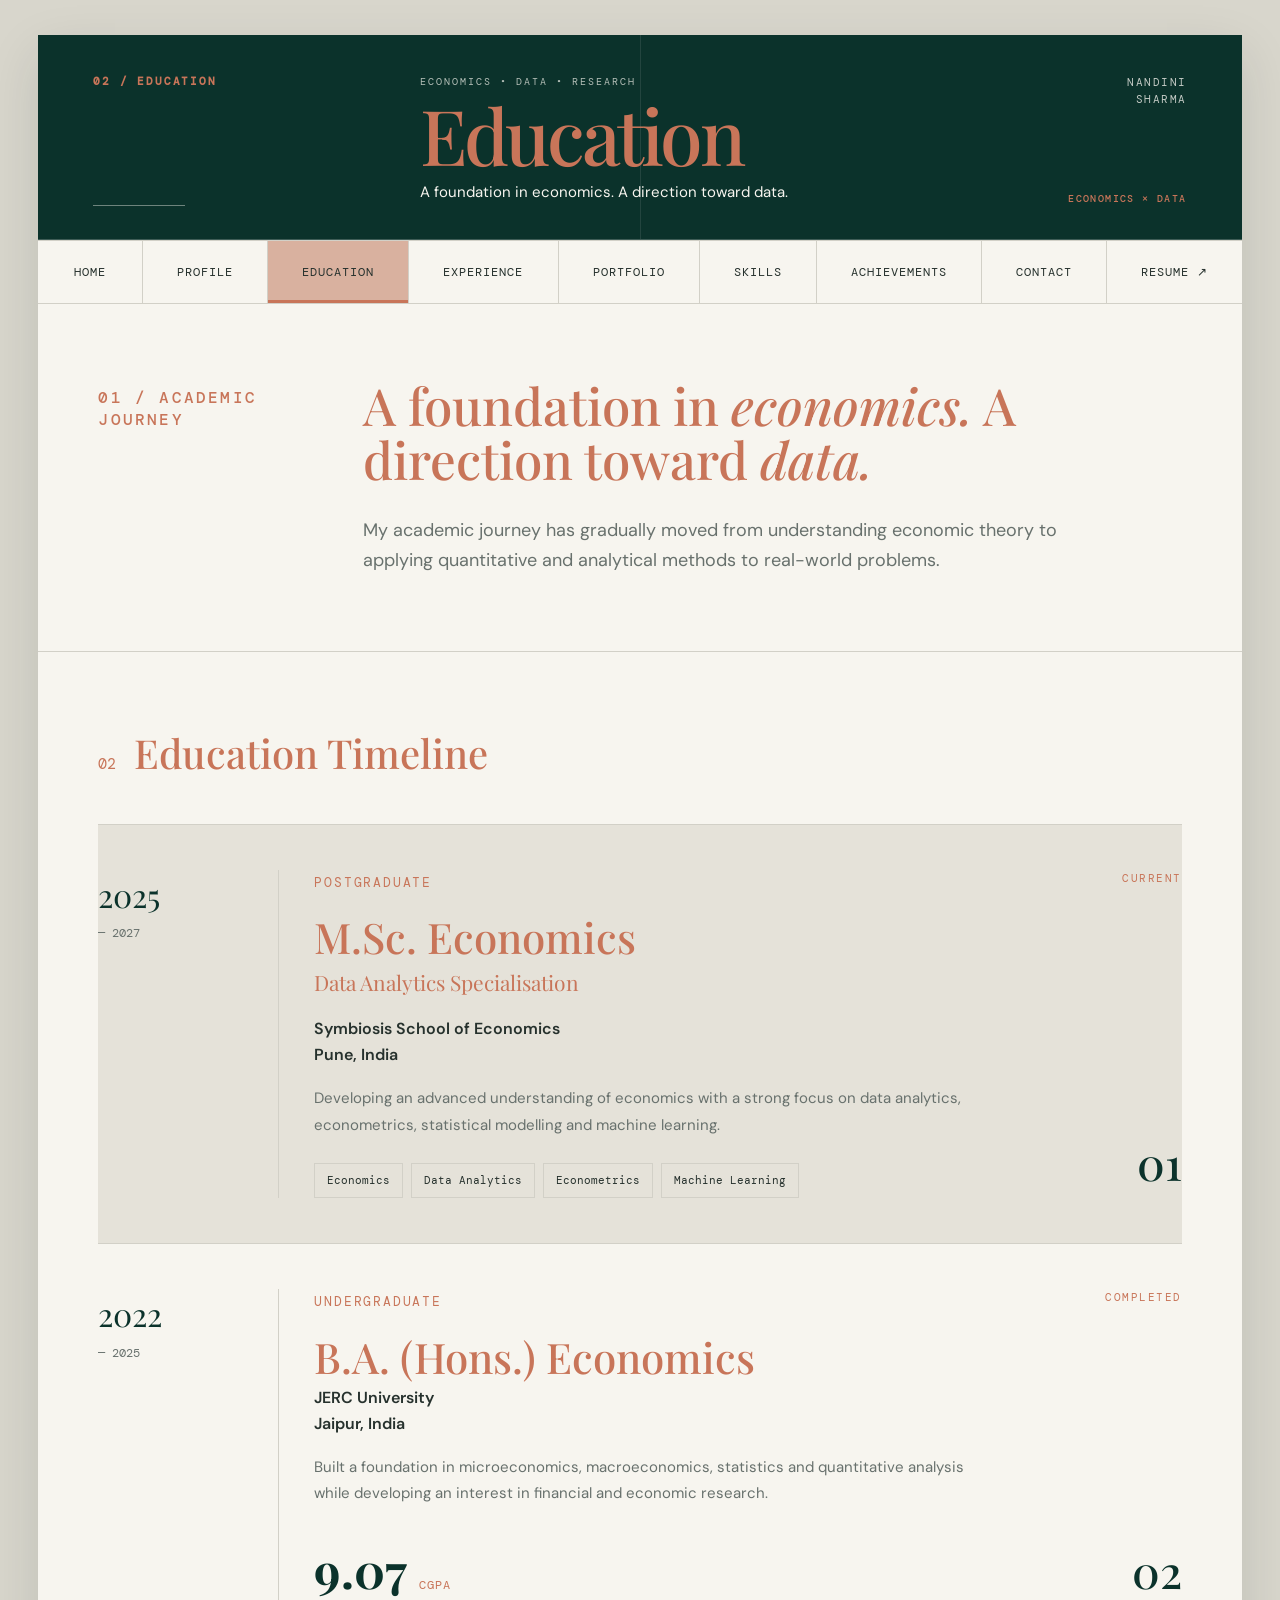
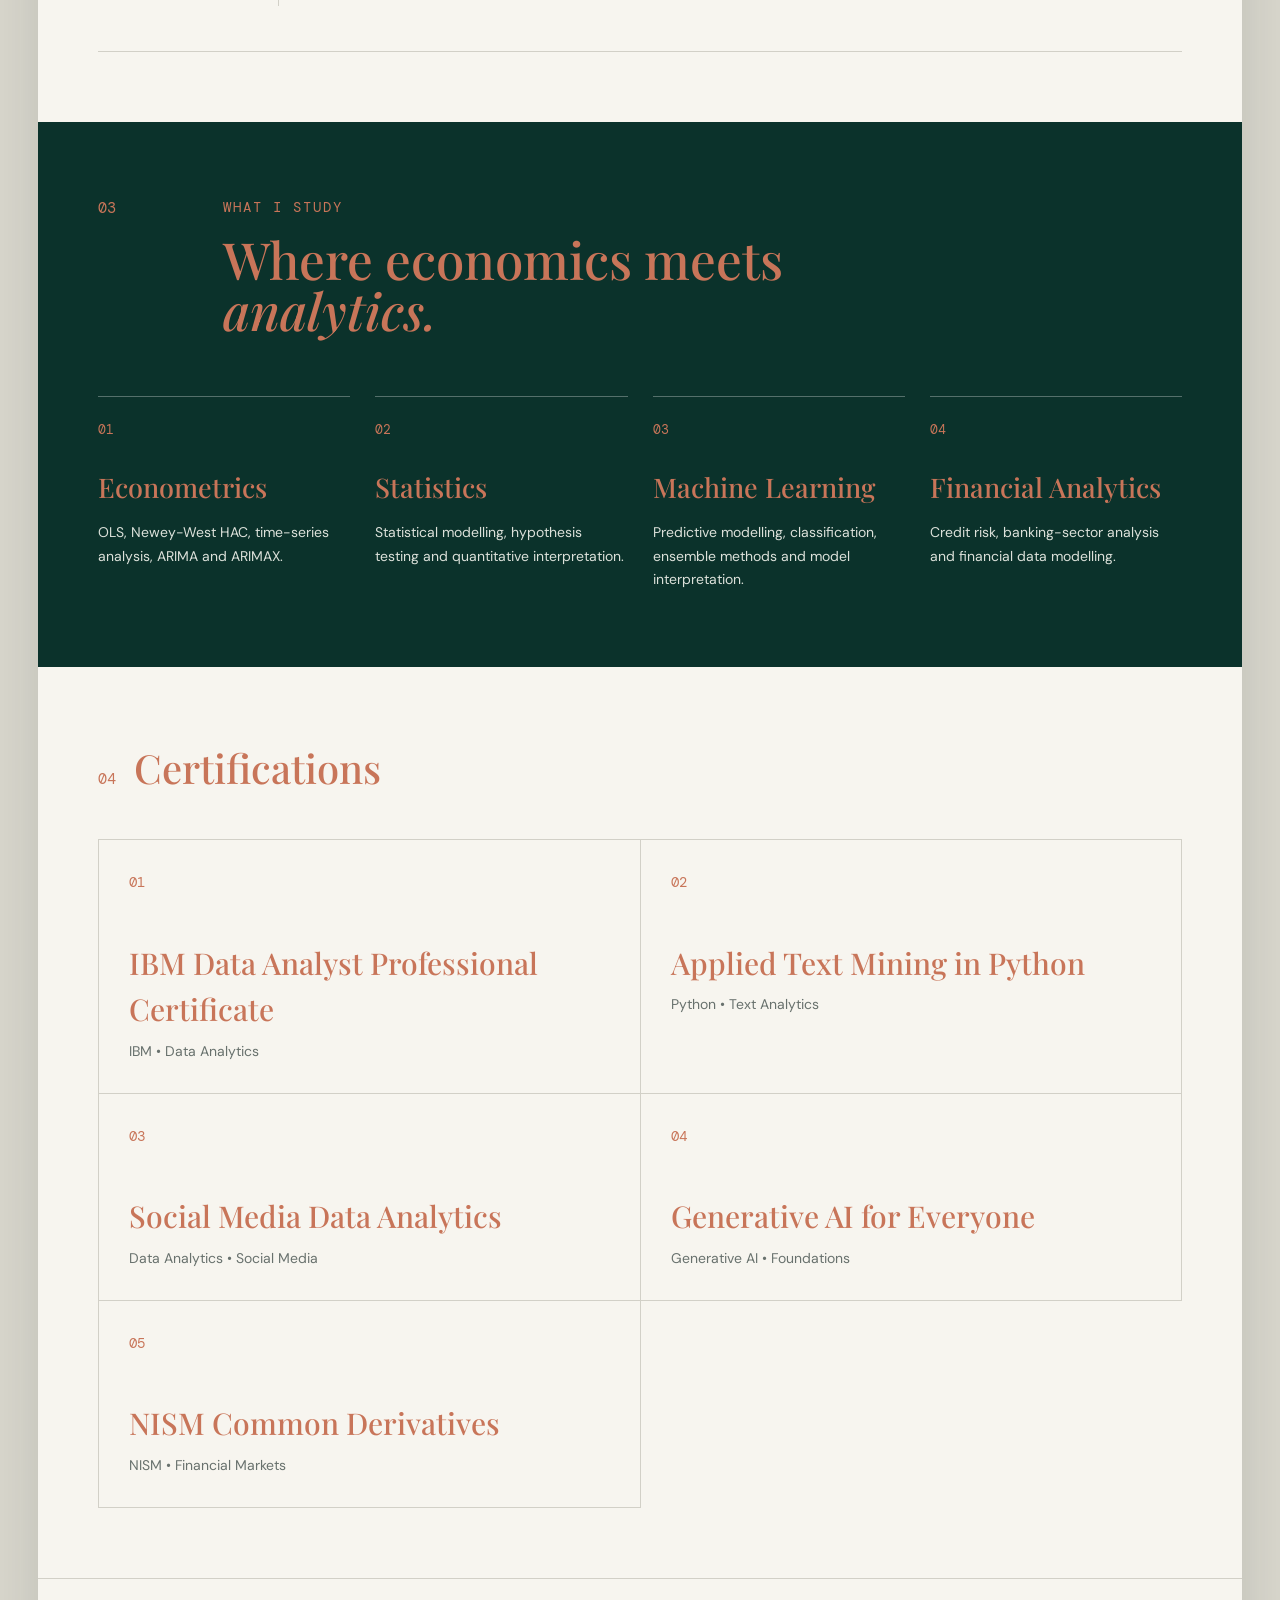
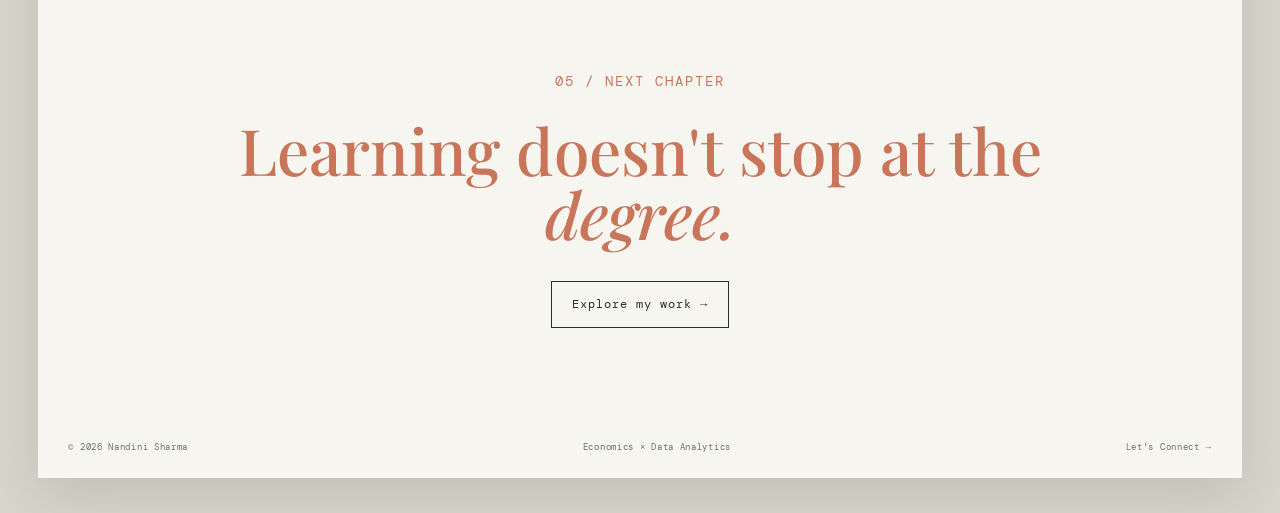
<file: education.html>
<!DOCTYPE html>
<html lang="en">

<head>
    <meta charset="UTF-8">
    <meta name="viewport" content="width=device-width, initial-scale=1.0">

    <title>Education | Nandini Sharma</title>

    <link rel="stylesheet" href="style.css">
</head>

<body>

<div class="site-shell">

    <!-- ================= INNER HEADER ================= -->

    <!-- ================= EDITORIAL HEADER ================= -->

        <header class="inner-header">
            <div class="inner-header-label">
                <span>02 / EDUCATION</span>
                <span class="inner-header-rule"></span>
            </div>

            <div class="inner-header-main">
                <p>ECONOMICS • DATA • RESEARCH</p>
                <h1>Education</h1>
                <span>A foundation in economics. A direction toward data.</span>
            </div>

            <div class="inner-header-side">
                <span>NANDINI<br>SHARMA</span>
                <strong>ECONOMICS × DATA</strong>
            </div>
        </header>


    <!-- ================= NAVIGATION ================= -->

    <nav class="tab-nav">

        <a href="index.html">
            Home
        </a>

        <a href="about.html">
            Profile
        </a>

        <a href="education.html" class="active">
            Education
        </a>

        <a href="experience.html">
            Experience
        </a>

        <a href="projects.html">
            Portfolio
        </a>

        <a href="skills.html">
            Skills
        </a>

        <a href="achievements.html">
            Achievements
        </a>

        <a href="contact.html">
            Contact
        </a>

        <a href="resume/Nandini_Sharma_CV.pdf"
           target="_blank"
           rel="noopener noreferrer">
            Resume ↗
        </a>

    </nav>


    <!-- ================= EDUCATION ================= -->

    <main class="education-page">


        <!-- INTRO -->

        <section class="education-intro">

            <div class="page-label">
                01 / ACADEMIC JOURNEY
            </div>

            <div>

                <h2>
                    A foundation in
                    <em>economics.</em>
                    A direction toward
                    <em>data.</em>
                </h2>

                <p>
                    My academic journey has gradually moved from
                    understanding economic theory to applying
                    quantitative and analytical methods to real-world
                    problems.
                </p>

            </div>

        </section>


        <!-- ================= TIMELINE ================= -->

        <section class="education-timeline">

            <div class="education-section-title">

                <span>02</span>

                <h3>
                    Education Timeline
                </h3>

            </div>


            <!-- M.SC -->

            <article class="education-card current">

                <div class="education-year">
                    2025
                    <span>— 2027</span>
                </div>


                <div class="education-main">

                    <span class="education-type">
                        POSTGRADUATE
                    </span>

                    <h4>
                        M.Sc. Economics
                    </h4>

                    <h5>
                        Data Analytics Specialisation
                    </h5>

                    <p class="institution">
                        Symbiosis School of Economics
                        <br>
                        Pune, India
                    </p>

                    <p class="education-description">
                        Developing an advanced understanding of
                        economics with a strong focus on data analytics,
                        econometrics, statistical modelling and
                        machine learning.
                    </p>

                    <div class="education-tags">

                        <span>
                            Economics
                        </span>

                        <span>
                            Data Analytics
                        </span>

                        <span>
                            Econometrics
                        </span>

                        <span>
                            Machine Learning
                        </span>

                    </div>

                </div>


                <div class="education-status">

                    <span>
                        CURRENT
                    </span>

                    <strong>
                        01
                    </strong>

                </div>

            </article>


            <!-- BACHELORS -->

            <article class="education-card">

                <div class="education-year">
                    2022
                    <span>— 2025</span>
                </div>


                <div class="education-main">

                    <span class="education-type">
                        UNDERGRADUATE
                    </span>

                    <h4>
                        B.A. (Hons.) Economics
                    </h4>

                    <p class="institution">
                        JERC University
                        <br>
                        Jaipur, India
                    </p>

                    <p class="education-description">
                        Built a foundation in microeconomics,
                        macroeconomics, statistics and quantitative
                        analysis while developing an interest in
                        financial and economic research.
                    </p>

                    <div class="education-highlight">

                        <strong>
                            9.07
                        </strong>

                        <span>
                            CGPA
                        </span>

                    </div>

                </div>


                <div class="education-status">

                    <span>
                        COMPLETED
                    </span>

                    <strong>
                        02
                    </strong>

                </div>

            </article>

        </section>


        <!-- ================= ACADEMIC INTERESTS ================= -->

        <section class="academic-focus">

            <div class="focus-heading">

                <span>03</span>

                <div>

                    <p>
                        WHAT I STUDY
                    </p>

                    <h2>
                        Where economics
                        meets <em>analytics.</em>
                    </h2>

                </div>

            </div>


            <div class="focus-grid">

                <div>

                    <span>01</span>

                    <h4>
                        Econometrics
                    </h4>

                    <p>
                        OLS, Newey-West HAC, time-series analysis,
                        ARIMA and ARIMAX.
                    </p>

                </div>


                <div>

                    <span>02</span>

                    <h4>
                        Statistics
                    </h4>

                    <p>
                        Statistical modelling, hypothesis testing
                        and quantitative interpretation.
                    </p>

                </div>


                <div>

                    <span>03</span>

                    <h4>
                        Machine Learning
                    </h4>

                    <p>
                        Predictive modelling, classification,
                        ensemble methods and model interpretation.
                    </p>

                </div>


                <div>

                    <span>04</span>

                    <h4>
                        Financial Analytics
                    </h4>

                    <p>
                        Credit risk, banking-sector analysis and
                        financial data modelling.
                    </p>

                </div>

            </div>

        </section>


        <!-- ================= CERTIFICATIONS ================= -->

        <!-- ================= CERTIFICATIONS ================= -->

<section class="certification-section">

    <div class="education-section-title">

        <span>04</span>

        <h3>
            Certifications
        </h3>

    </div>


    <div class="certification-grid">

        <article>

            <span>01</span>

            <h4>
                IBM Data Analyst Professional Certificate
            </h4>

            <p>
                IBM • Data Analytics
            </p>

        </article>


        <article>

            <span>02</span>

            <h4>
                Applied Text Mining in Python
            </h4>

            <p>
                Python • Text Analytics
            </p>

        </article>


        <article>

            <span>03</span>

            <h4>
                Social Media Data Analytics
            </h4>

            <p>
                Data Analytics • Social Media
            </p>

        </article>


        <article>

            <span>04</span>

            <h4>
                Generative AI for Everyone
            </h4>

            <p>
                Generative AI • Foundations
            </p>

        </article>


        <article>

            <span>05</span>

            <h4>
                NISM Common Derivatives
            </h4>

            <p>
                NISM • Financial Markets
            </p>

        </article>

    </div>

</section>


        <!-- ================= CLOSING ================= -->

        <section class="education-closing">

            <span>
                05 / NEXT CHAPTER
            </span>

            <h2>
                Learning doesn't stop
                at the <em>degree.</em>
            </h2>

            <a href="projects.html">
                Explore my work →
            </a>

        </section>

    </main>


    <!-- ================= FOOTER ================= -->

    <footer>

        <span>
            © 2026 Nandini Sharma
        </span>

        <span>
            Economics × Data Analytics
        </span>

        <span>
            <a href="contact.html">
                Let's Connect →
            </a>
        </span>

    </footer>

</div>

<script src="script.js"></script>

</body>
</html>
</file>
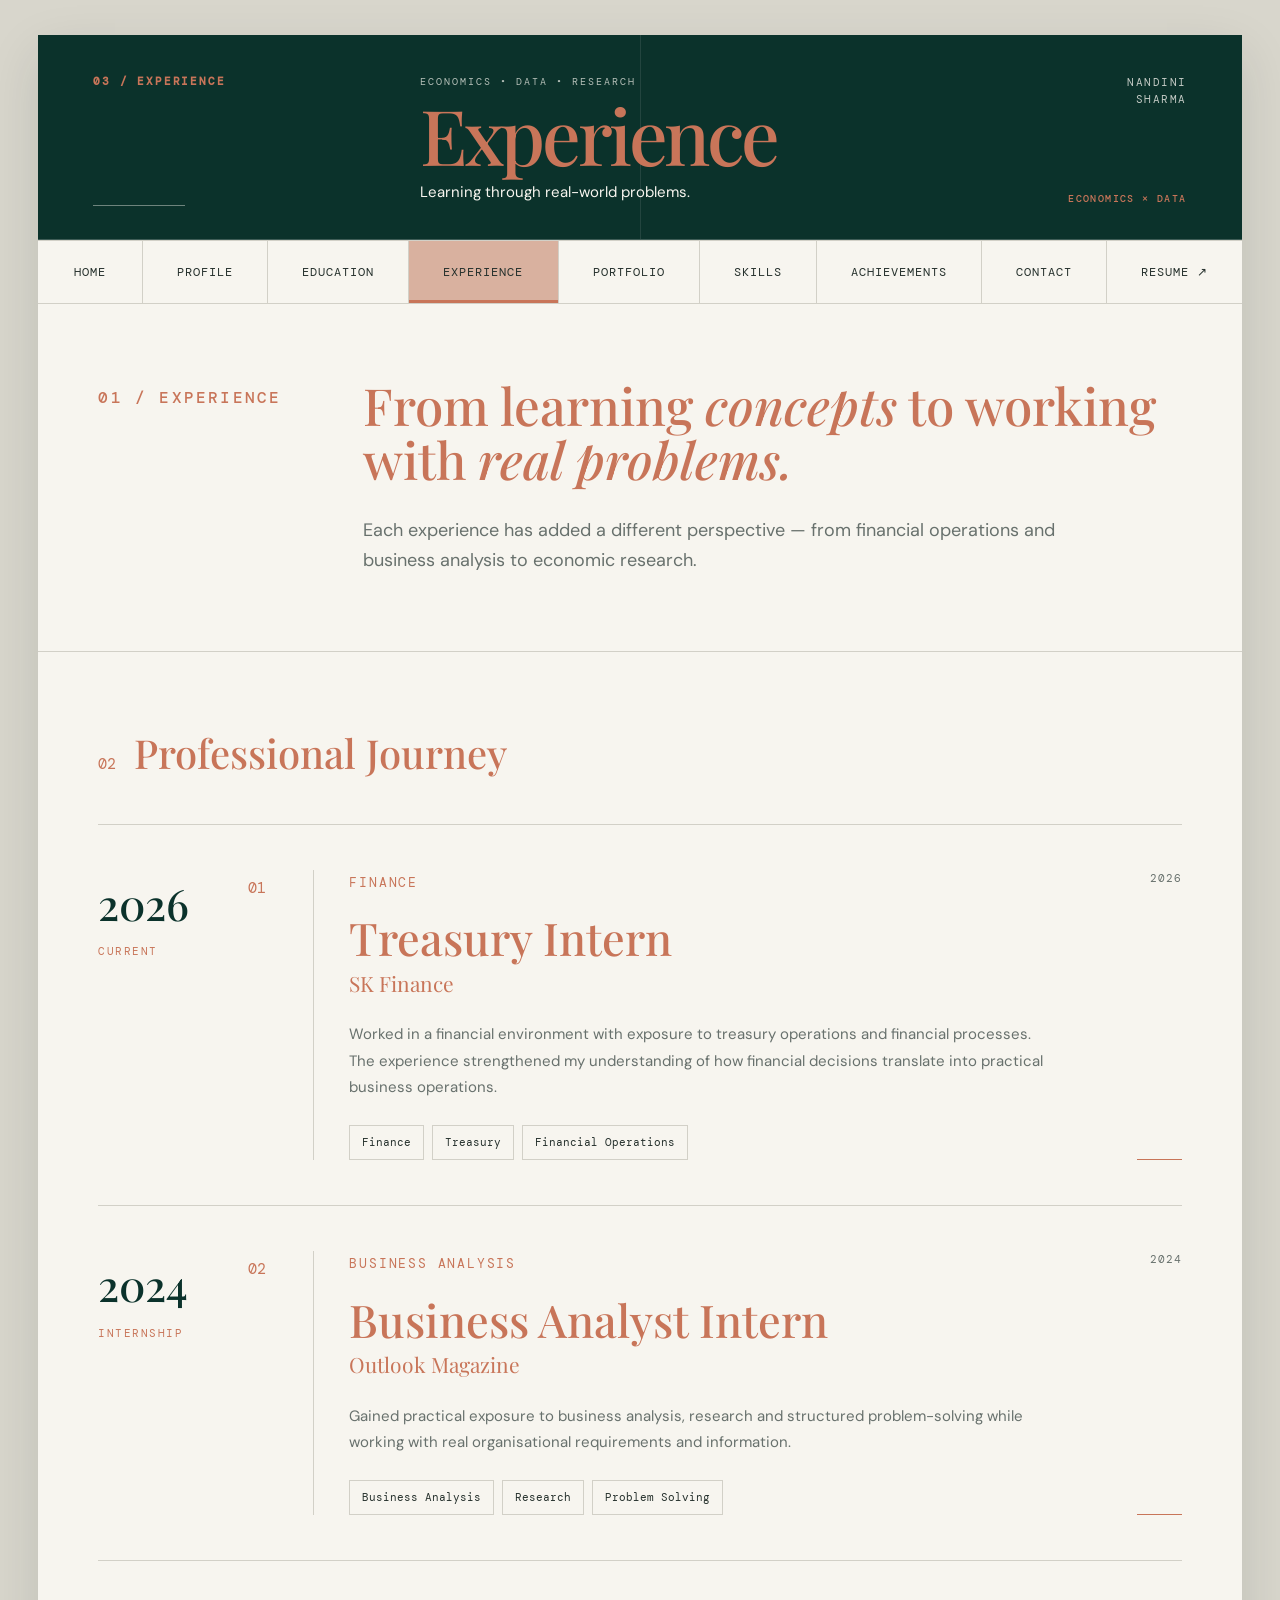
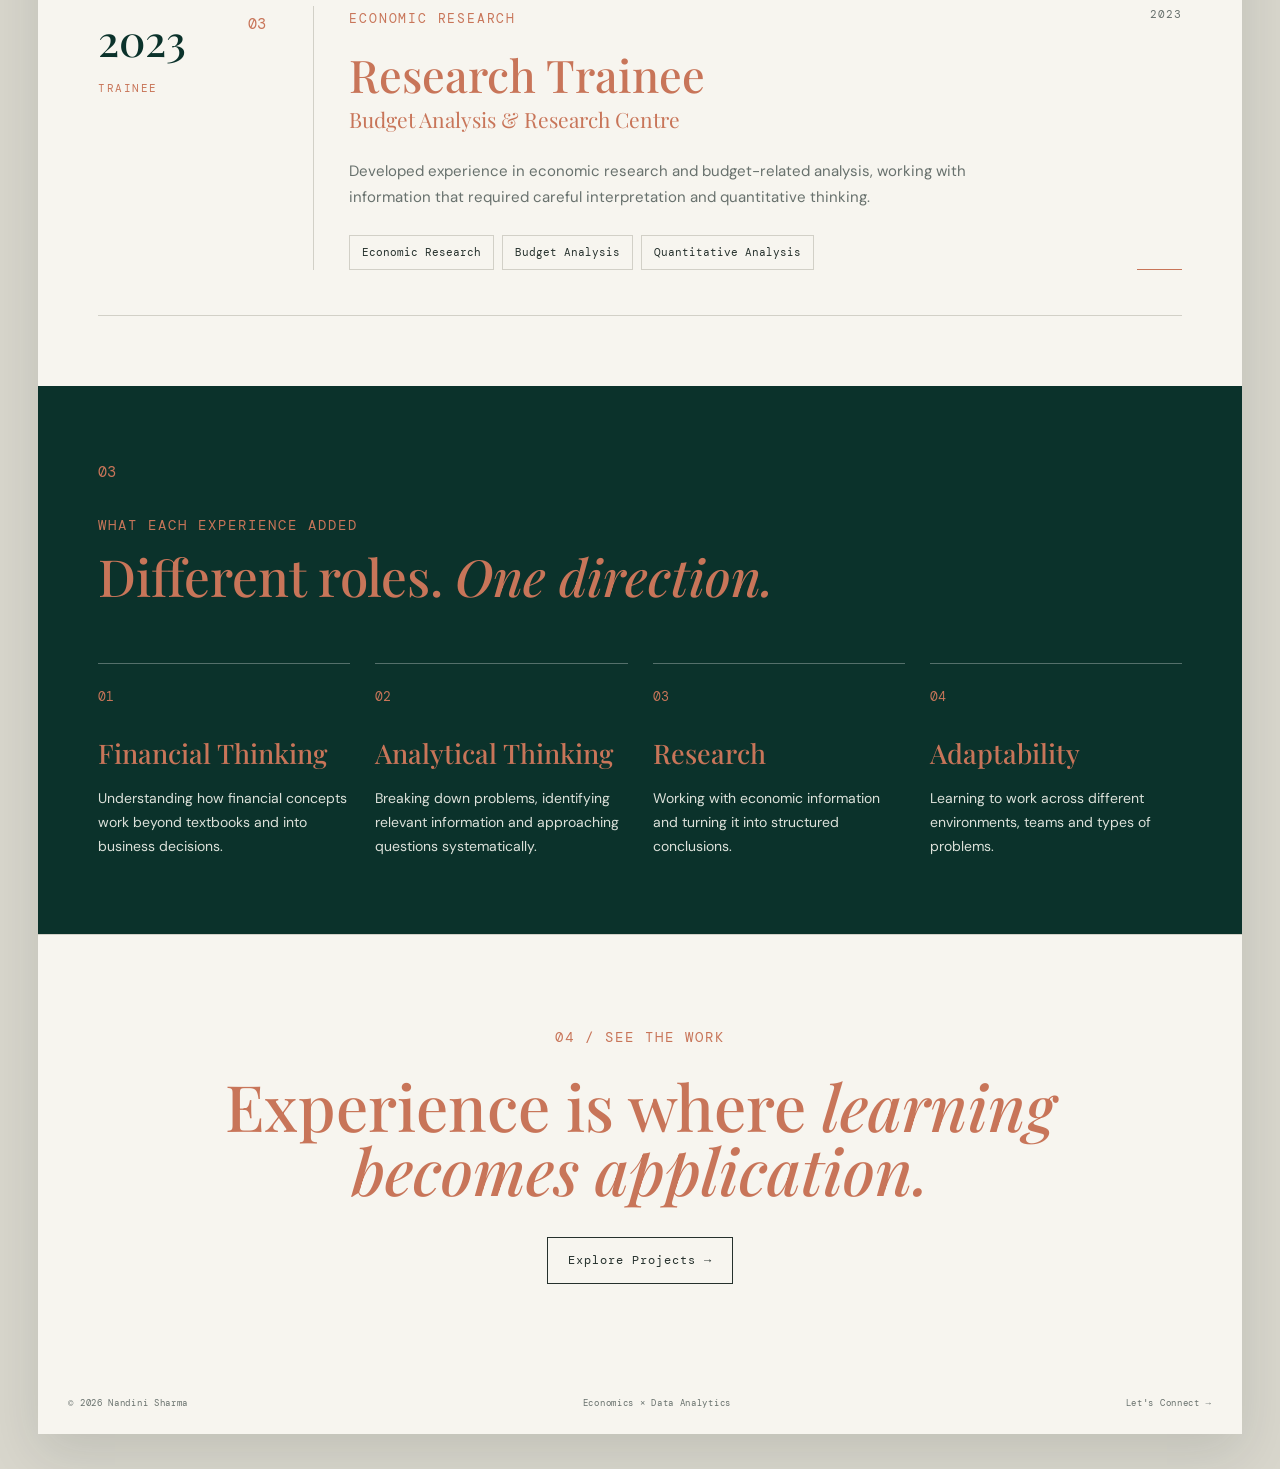
<file: experience.html>
<!DOCTYPE html>
<html lang="en">

<head>
    <meta charset="UTF-8">
    <meta name="viewport" content="width=device-width, initial-scale=1.0">

    <title>Experience | Nandini Sharma</title>

    <link rel="stylesheet" href="style.css">
</head>

<body>

<div class="site-shell">

    <!-- ================= INNER HEADER ================= -->

    <!-- ================= EDITORIAL HEADER ================= -->

        <header class="inner-header">
            <div class="inner-header-label">
                <span>03 / EXPERIENCE</span>
                <span class="inner-header-rule"></span>
            </div>

            <div class="inner-header-main">
                <p>ECONOMICS • DATA • RESEARCH</p>
                <h1>Experience</h1>
                <span>Learning through real-world problems.</span>
            </div>

            <div class="inner-header-side">
                <span>NANDINI<br>SHARMA</span>
                <strong>ECONOMICS × DATA</strong>
            </div>
        </header>


    <!-- ================= NAVIGATION ================= -->

    <nav class="tab-nav">

        <a href="index.html">Home</a>

        <a href="about.html">Profile</a>

        <a href="education.html">Education</a>

        <a href="experience.html" class="active">
            Experience
        </a>

        <a href="projects.html">Portfolio</a>

        <a href="skills.html">Skills</a>

        <a href="achievements.html">Achievements</a>

        <a href="contact.html">Contact</a>

        <a href="resume/Nandini_Sharma_CV.pdf"
           target="_blank"
           rel="noopener noreferrer">
            Resume ↗
        </a>

    </nav>


    <!-- ================= EXPERIENCE PAGE ================= -->

    <main class="experience-page">


        <!-- INTRO -->

        <section class="experience-intro">

            <div class="page-label">
                01 / EXPERIENCE
            </div>

            <div>

                <h2>
                    From learning
                    <em>concepts</em>
                    to working with
                    <em>real problems.</em>
                </h2>

                <p>
                    Each experience has added a different perspective —
                    from financial operations and business analysis to
                    economic research.
                </p>

            </div>

        </section>


        <!-- ================= TIMELINE ================= -->

        <section class="experience-timeline">

            <div class="experience-heading">

                <span>02</span>

                <h3>
                    Professional Journey
                </h3>

            </div>


            <!-- EXPERIENCE 1 -->

            <article class="experience-item">

                <div class="experience-year">

                    <strong>
                        2026
                    </strong>

                    <span>
                        CURRENT
                    </span>

                </div>


                <div class="experience-number">
                    01
                </div>


                <div class="experience-content">

                    <span class="experience-type">
                        FINANCE
                    </span>

                    <h4>
                        Treasury Intern
                    </h4>

                    <h5>
                        SK Finance
                    </h5>

                    <p>
                        Worked in a financial environment with exposure
                        to treasury operations and financial processes.
                        The experience strengthened my understanding of
                        how financial decisions translate into practical
                        business operations.
                    </p>

                    <div class="experience-tags">

                        <span>
                            Finance
                        </span>

                        <span>
                            Treasury
                        </span>

                        <span>
                            Financial Operations
                        </span>

                    </div>

                </div>


                <div class="experience-side">

                    <span>
                        2026
                    </span>

                    <div class="experience-line"></div>

                </div>

            </article>


            <!-- EXPERIENCE 2 -->

            <article class="experience-item">

                <div class="experience-year">

                    <strong>
                        2024
                    </strong>

                    <span>
                        INTERNSHIP
                    </span>

                </div>


                <div class="experience-number">
                    02
                </div>


                <div class="experience-content">

                    <span class="experience-type">
                        BUSINESS ANALYSIS
                    </span>

                    <h4>
                        Business Analyst Intern
                    </h4>

                    <h5>
                        Outlook Magazine
                    </h5>

                    <p>
                        Gained practical exposure to business analysis,
                        research and structured problem-solving while
                        working with real organisational requirements
                        and information.
                    </p>

                    <div class="experience-tags">

                        <span>
                            Business Analysis
                        </span>

                        <span>
                            Research
                        </span>

                        <span>
                            Problem Solving
                        </span>

                    </div>

                </div>


                <div class="experience-side">

                    <span>
                        2024
                    </span>

                    <div class="experience-line"></div>

                </div>

            </article>


            <!-- EXPERIENCE 3 -->

            <article class="experience-item">

                <div class="experience-year">

                    <strong>
                        2023
                    </strong>

                    <span>
                        TRAINEE
                    </span>

                </div>


                <div class="experience-number">
                    03
                </div>


                <div class="experience-content">

                    <span class="experience-type">
                        ECONOMIC RESEARCH
                    </span>

                    <h4>
                        Research Trainee
                    </h4>

                    <h5>
                        Budget Analysis & Research Centre
                    </h5>

                    <p>
                        Developed experience in economic research and
                        budget-related analysis, working with information
                        that required careful interpretation and
                        quantitative thinking.
                    </p>

                    <div class="experience-tags">

                        <span>
                            Economic Research
                        </span>

                        <span>
                            Budget Analysis
                        </span>

                        <span>
                            Quantitative Analysis
                        </span>

                    </div>

                </div>


                <div class="experience-side">

                    <span>
                        2023
                    </span>

                    <div class="experience-line"></div>

                </div>

            </article>

        </section>


        <!-- ================= WHAT I LEARNED ================= -->

        <section class="experience-learning">

            <div class="learning-number">
                03
            </div>

            <div class="learning-heading">

                <p>
                    WHAT EACH EXPERIENCE ADDED
                </p>

                <h2>
                    Different roles.
                    <em>One direction.</em>
                </h2>

            </div>


            <div class="learning-grid">

                <article>

                    <span>01</span>

                    <h4>
                        Financial Thinking
                    </h4>

                    <p>
                        Understanding how financial concepts work
                        beyond textbooks and into business decisions.
                    </p>

                </article>


                <article>

                    <span>02</span>

                    <h4>
                        Analytical Thinking
                    </h4>

                    <p>
                        Breaking down problems, identifying relevant
                        information and approaching questions
                        systematically.
                    </p>

                </article>


                <article>

                    <span>03</span>

                    <h4>
                        Research
                    </h4>

                    <p>
                        Working with economic information and turning
                        it into structured conclusions.
                    </p>

                </article>


                <article>

                    <span>04</span>

                    <h4>
                        Adaptability
                    </h4>

                    <p>
                        Learning to work across different environments,
                        teams and types of problems.
                    </p>

                </article>

            </div>

        </section>


        <!-- ================= NEXT ================= -->

        <section class="experience-closing">

            <span>
                04 / SEE THE WORK
            </span>

            <h2>
                Experience is where
                <em>learning becomes application.</em>
            </h2>

            <a href="projects.html">
                Explore Projects →
            </a>

        </section>

    </main>


    <!-- ================= FOOTER ================= -->

    <footer>

        <span>
            © 2026 Nandini Sharma
        </span>

        <span>
            Economics × Data Analytics
        </span>

        <span>
            <a href="contact.html">
                Let's Connect →
            </a>
        </span>

    </footer>

</div>

<script src="script.js"></script>

</body>
</html>
</file>
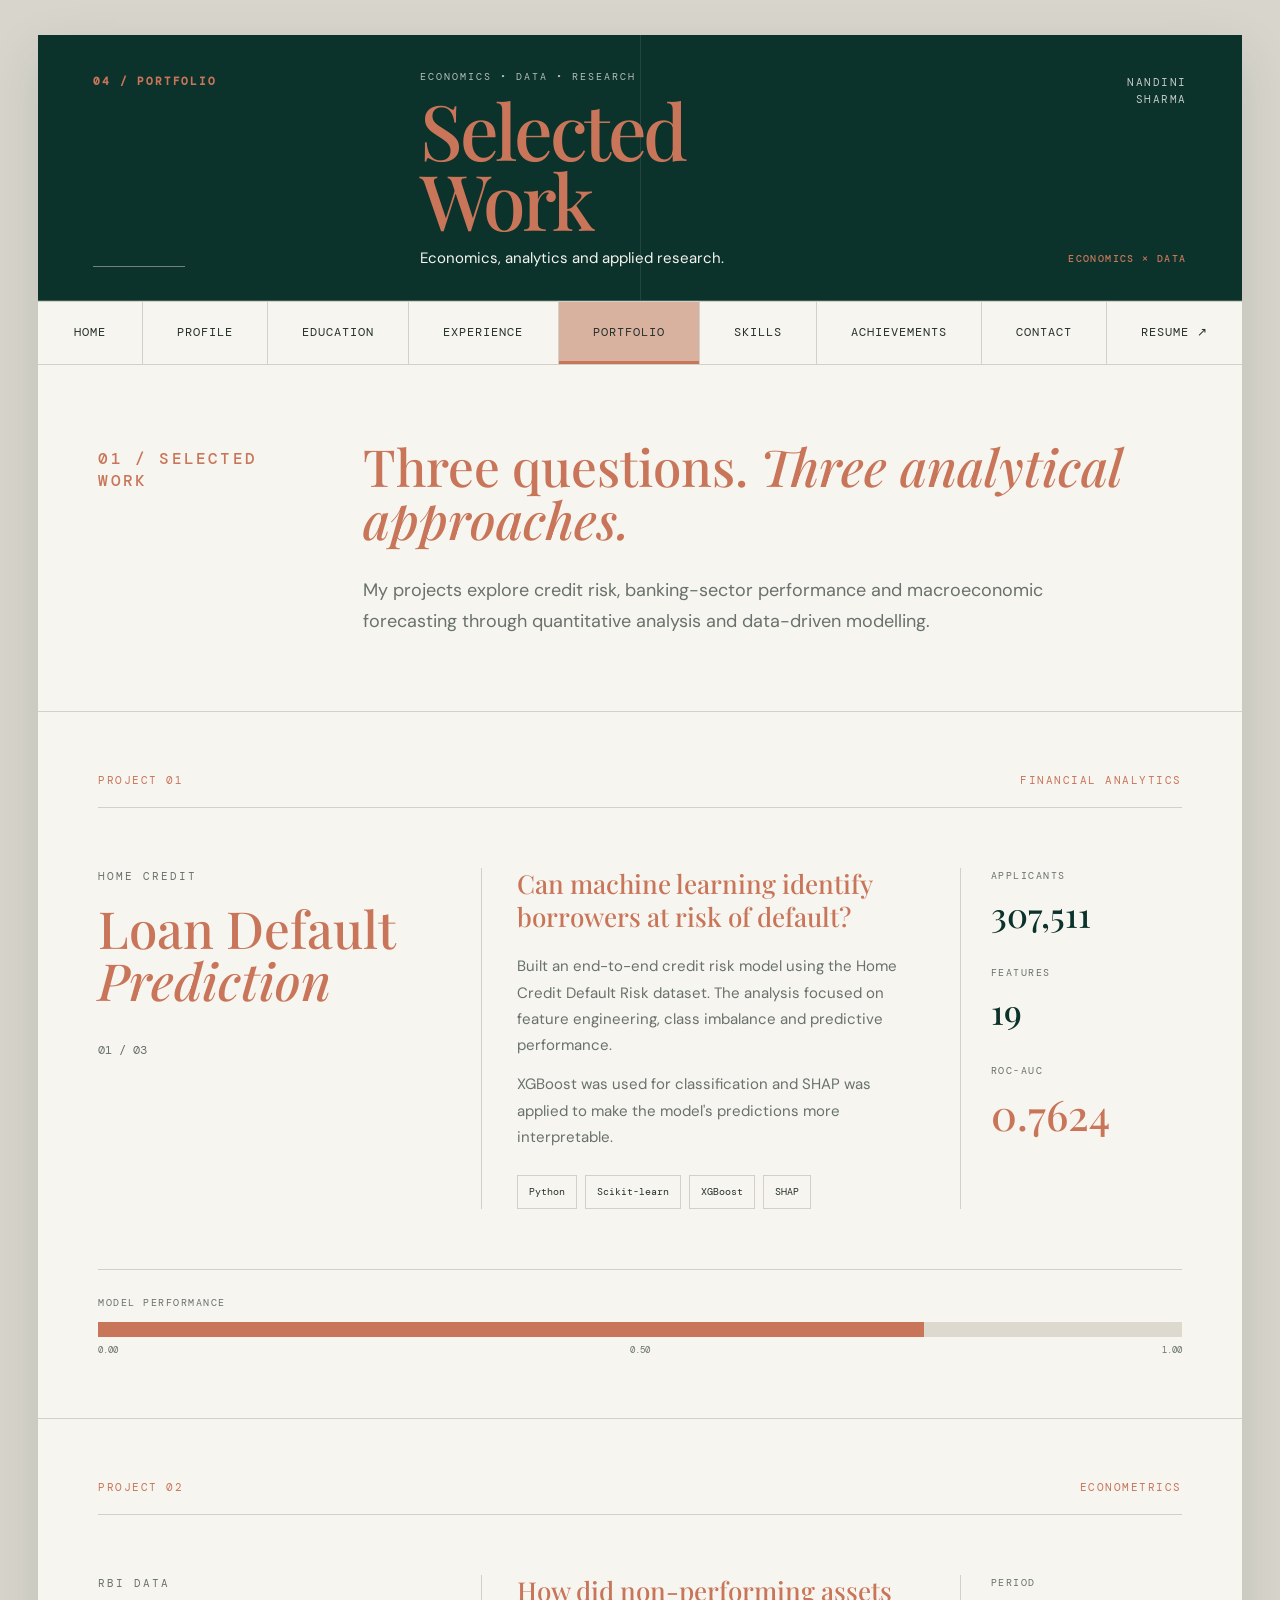
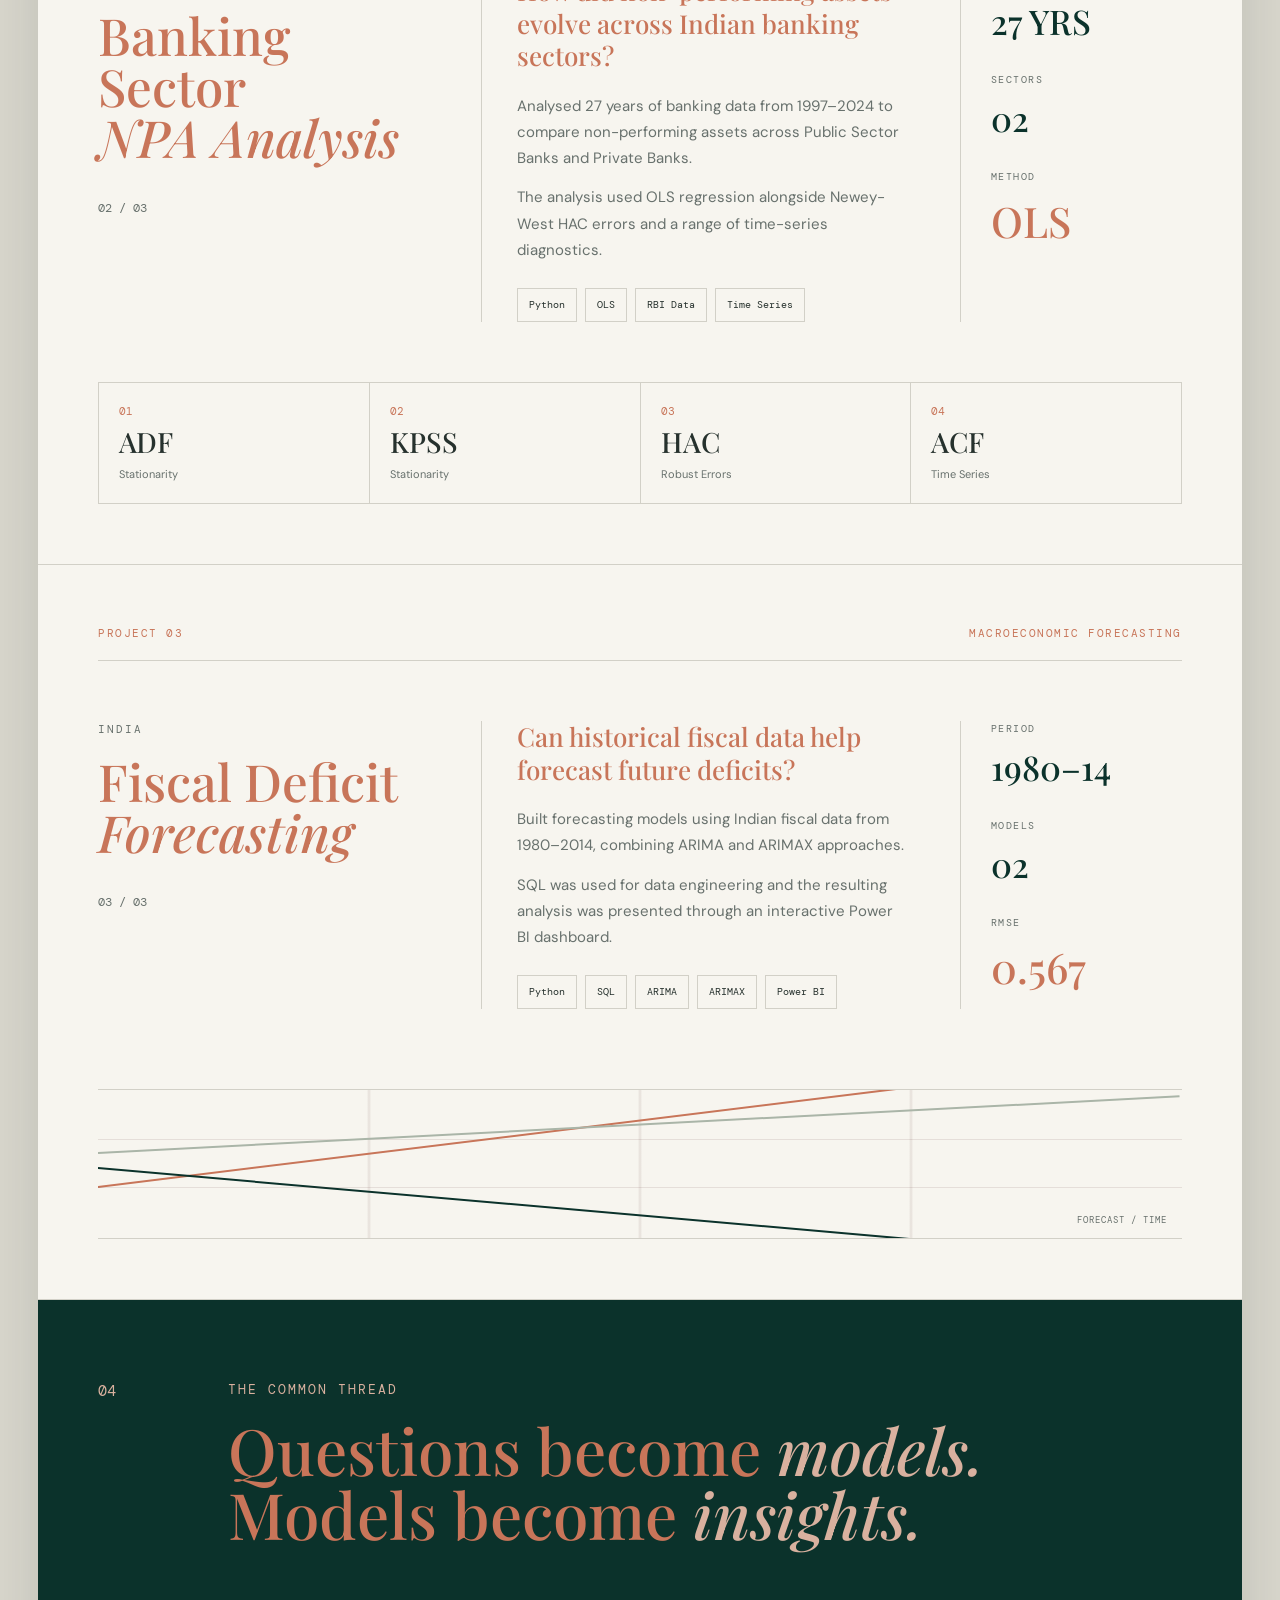
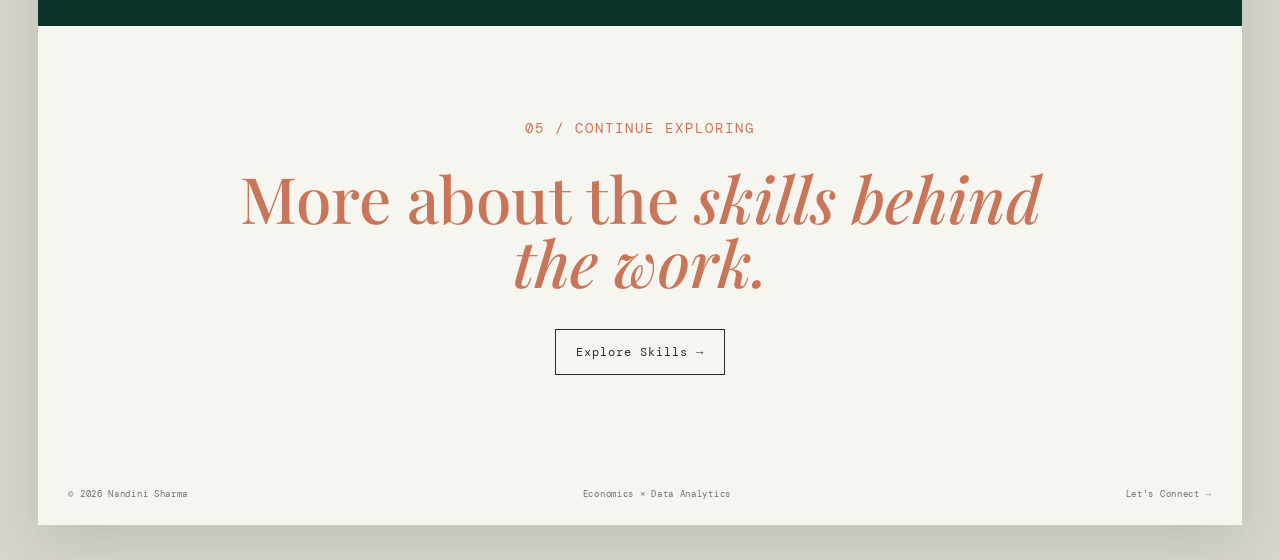
<file: projects.html>
<!DOCTYPE html>
<html lang="en">

<head>
    <meta charset="UTF-8">
    <meta name="viewport" content="width=device-width, initial-scale=1.0">

    <title>Portfolio | Nandini Sharma</title>

    <link rel="stylesheet" href="style.css">
</head>

<body>

<div class="site-shell">

    <!-- ================= INNER HEADER ================= -->

    <!-- ================= EDITORIAL HEADER ================= -->

        <header class="inner-header">
            <div class="inner-header-label">
                <span>04 / PORTFOLIO</span>
                <span class="inner-header-rule"></span>
            </div>

            <div class="inner-header-main">
                <p>ECONOMICS • DATA • RESEARCH</p>
                <h1>Selected Work</h1>
                <span>Economics, analytics and applied research.</span>
            </div>

            <div class="inner-header-side">
                <span>NANDINI<br>SHARMA</span>
                <strong>ECONOMICS × DATA</strong>
            </div>
        </header>


    <!-- ================= NAVIGATION ================= -->

    <nav class="tab-nav">

        <a href="index.html">
            Home
        </a>

        <a href="about.html">
            Profile
        </a>

        <a href="education.html">
            Education
        </a>

        <a href="experience.html">
            Experience
        </a>

        <a href="projects.html" class="active">
            Portfolio
        </a>

        <a href="skills.html">
            Skills
        </a>

        <a href="achievements.html">
            Achievements
        </a>

        <a href="contact.html">
            Contact
        </a>

        <a href="resume/Nandini_Sharma_CV.pdf"
           target="_blank"
           rel="noopener noreferrer">
            Resume ↗
        </a>

    </nav>


    <!-- ================= PROJECTS ================= -->

    <main class="projects-page">


        <!-- INTRO -->

        <section class="projects-intro">

            <div class="page-label">
                01 / SELECTED WORK
            </div>

            <div>

                <h2>
                    Three questions.
                    <em>Three analytical approaches.</em>
                </h2>

                <p>
                    My projects explore credit risk, banking-sector
                    performance and macroeconomic forecasting through
                    quantitative analysis and data-driven modelling.
                </p>

            </div>

        </section>


        <!-- ================= PROJECT 01 ================= -->

        <section class="project-detail project-one">

            <div class="project-topline">

                <span>
                    PROJECT 01
                </span>

                <span>
                    FINANCIAL ANALYTICS
                </span>

            </div>


            <div class="project-layout">

                <div class="project-title">

                    <p>
                        HOME CREDIT
                    </p>

                    <h2>
                        Loan Default
                        <em>Prediction</em>
                    </h2>

                    <span class="project-id">
                        01 / 03
                    </span>

                </div>


                <div class="project-body">

                    <h3>
                        Can machine learning identify
                        borrowers at risk of default?
                    </h3>

                    <p>
                        Built an end-to-end credit risk model using
                        the Home Credit Default Risk dataset. The
                        analysis focused on feature engineering,
                        class imbalance and predictive performance.
                    </p>

                    <p>
                        XGBoost was used for classification and SHAP
                        was applied to make the model's predictions
                        more interpretable.
                    </p>


                    <div class="project-tech">

                        <span>Python</span>
                        <span>Scikit-learn</span>
                        <span>XGBoost</span>
                        <span>SHAP</span>

                    </div>

                </div>


                <div class="project-metrics">

                    <div>

                        <span>
                            APPLICANTS
                        </span>

                        <strong>
                            307,511
                        </strong>

                    </div>


                    <div>

                        <span>
                            FEATURES
                        </span>

                        <strong>
                            19
                        </strong>

                    </div>


                    <div class="highlight">

                        <span>
                            ROC-AUC
                        </span>

                        <strong>
                            0.7624
                        </strong>

                    </div>

                </div>

            </div>


            <!-- VISUAL DATA BAR -->

            <div class="project-visual">

                <div class="visual-label">
                    MODEL PERFORMANCE
                </div>

                <div class="metric-bar">

                    <div class="metric-fill"></div>

                </div>

                <div class="metric-scale">

                    <span>
                        0.00
                    </span>

                    <span>
                        0.50
                    </span>

                    <span>
                        1.00
                    </span>

                </div>

            </div>

        </section>


        <!-- ================= PROJECT 02 ================= -->

        <section class="project-detail project-two">

            <div class="project-topline">

                <span>
                    PROJECT 02
                </span>

                <span>
                    ECONOMETRICS
                </span>

            </div>


            <div class="project-layout">

                <div class="project-title">

                    <p>
                        RBI DATA
                    </p>

                    <h2>
                        Banking Sector
                        <em>NPA Analysis</em>
                    </h2>

                    <span class="project-id">
                        02 / 03
                    </span>

                </div>


                <div class="project-body">

                    <h3>
                        How did non-performing assets evolve
                        across Indian banking sectors?
                    </h3>

                    <p>
                        Analysed 27 years of banking data from
                        1997–2024 to compare non-performing assets
                        across Public Sector Banks and Private Banks.
                    </p>

                    <p>
                        The analysis used OLS regression alongside
                        Newey-West HAC errors and a range of
                        time-series diagnostics.
                    </p>


                    <div class="project-tech">

                        <span>Python</span>
                        <span>OLS</span>
                        <span>RBI Data</span>
                        <span>Time Series</span>

                    </div>

                </div>


                <div class="project-metrics">

                    <div>

                        <span>
                            PERIOD
                        </span>

                        <strong>
                            27 YRS
                        </strong>

                    </div>


                    <div>

                        <span>
                            SECTORS
                        </span>

                        <strong>
                            02
                        </strong>

                    </div>


                    <div class="highlight">

                        <span>
                            METHOD
                        </span>

                        <strong>
                            OLS
                        </strong>

                    </div>

                </div>

            </div>


            <div class="method-grid">

                <div>
                    <span>01</span>
                    <strong>ADF</strong>
                    <small>Stationarity</small>
                </div>

                <div>
                    <span>02</span>
                    <strong>KPSS</strong>
                    <small>Stationarity</small>
                </div>

                <div>
                    <span>03</span>
                    <strong>HAC</strong>
                    <small>Robust Errors</small>
                </div>

                <div>
                    <span>04</span>
                    <strong>ACF</strong>
                    <small>Time Series</small>
                </div>

            </div>

        </section>


        <!-- ================= PROJECT 03 ================= -->

        <section class="project-detail project-three">

            <div class="project-topline">

                <span>
                    PROJECT 03
                </span>

                <span>
                    MACROECONOMIC FORECASTING
                </span>

            </div>


            <div class="project-layout">

                <div class="project-title">

                    <p>
                        INDIA
                    </p>

                    <h2>
                        Fiscal Deficit
                        <em>Forecasting</em>
                    </h2>

                    <span class="project-id">
                        03 / 03
                    </span>

                </div>


                <div class="project-body">

                    <h3>
                        Can historical fiscal data
                        help forecast future deficits?
                    </h3>

                    <p>
                        Built forecasting models using Indian fiscal
                        data from 1980–2014, combining ARIMA and ARIMAX
                        approaches.
                    </p>

                    <p>
                        SQL was used for data engineering and the
                        resulting analysis was presented through an
                        interactive Power BI dashboard.
                    </p>


                    <div class="project-tech">

                        <span>Python</span>
                        <span>SQL</span>
                        <span>ARIMA</span>
                        <span>ARIMAX</span>
                        <span>Power BI</span>

                    </div>

                </div>


                <div class="project-metrics">

                    <div>

                        <span>
                            PERIOD
                        </span>

                        <strong>
                            1980–14
                        </strong>

                    </div>


                    <div>

                        <span>
                            MODELS
                        </span>

                        <strong>
                            02
                        </strong>

                    </div>


                    <div class="highlight">

                        <span>
                            RMSE
                        </span>

                        <strong>
                            0.567
                        </strong>

                    </div>

                </div>

            </div>


            <div class="forecast-visual">

                <div class="chart-line chart-line-one"></div>

                <div class="chart-line chart-line-two"></div>

                <div class="chart-line chart-line-three"></div>

                <div class="chart-label">
                    FORECAST / TIME
                </div>

            </div>

        </section>


        <!-- ================= PROJECT SUMMARY ================= -->

        <section class="project-summary">

            <div class="summary-number">
                04
            </div>

            <div>

                <p>
                    THE COMMON THREAD
                </p>

                <h2>
                    Questions become
                    <em>models.</em>
                    Models become
                    <em>insights.</em>
                </h2>

            </div>

        </section>


        <!-- ================= NEXT ================= -->

        <section class="projects-closing">

            <span>
                05 / CONTINUE EXPLORING
            </span>

            <h2>
                More about the
                <em>skills behind the work.</em>
            </h2>

            <a href="skills.html">
                Explore Skills →
            </a>

        </section>

    </main>


    <!-- ================= FOOTER ================= -->

    <footer>

        <span>
            © 2026 Nandini Sharma
        </span>

        <span>
            Economics × Data Analytics
        </span>

        <span>
            <a href="contact.html">
                Let's Connect →
            </a>
        </span>

    </footer>

</div>

<script src="script.js"></script>

</body>
</html>
</file>
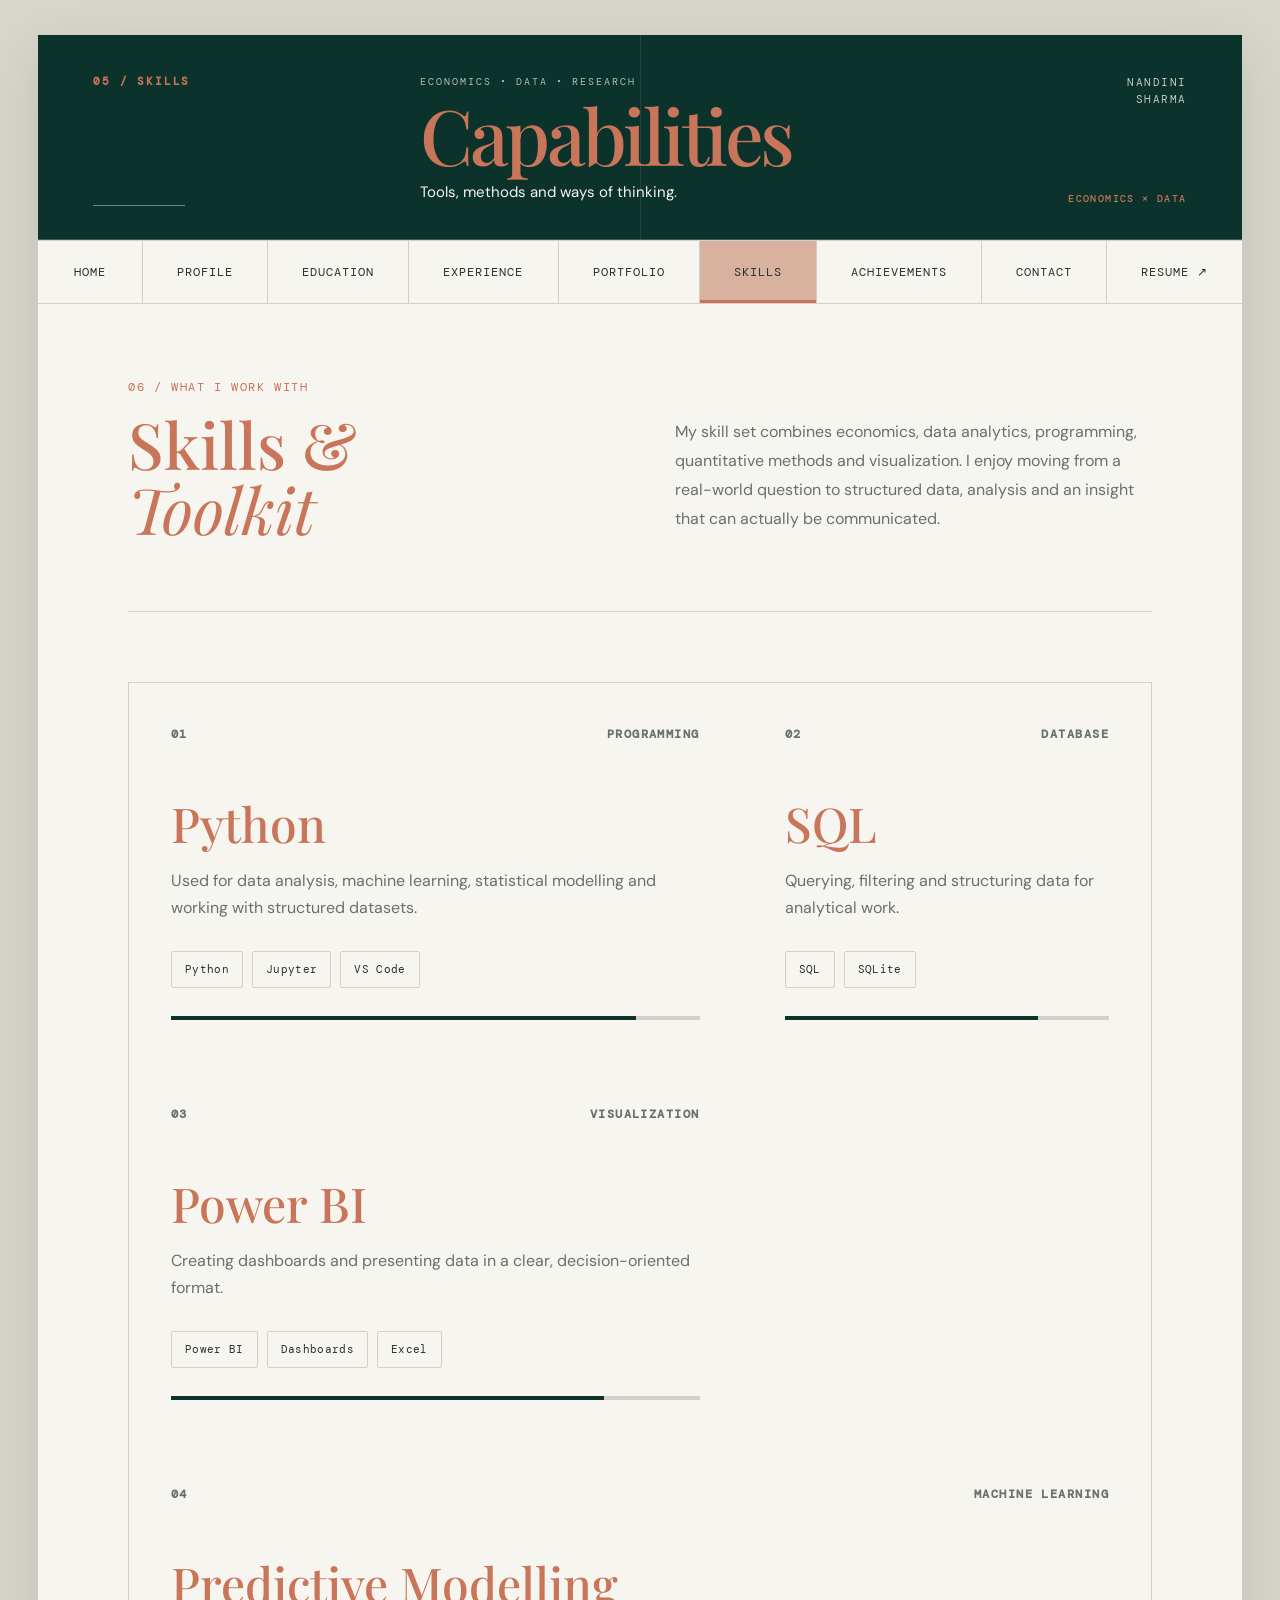
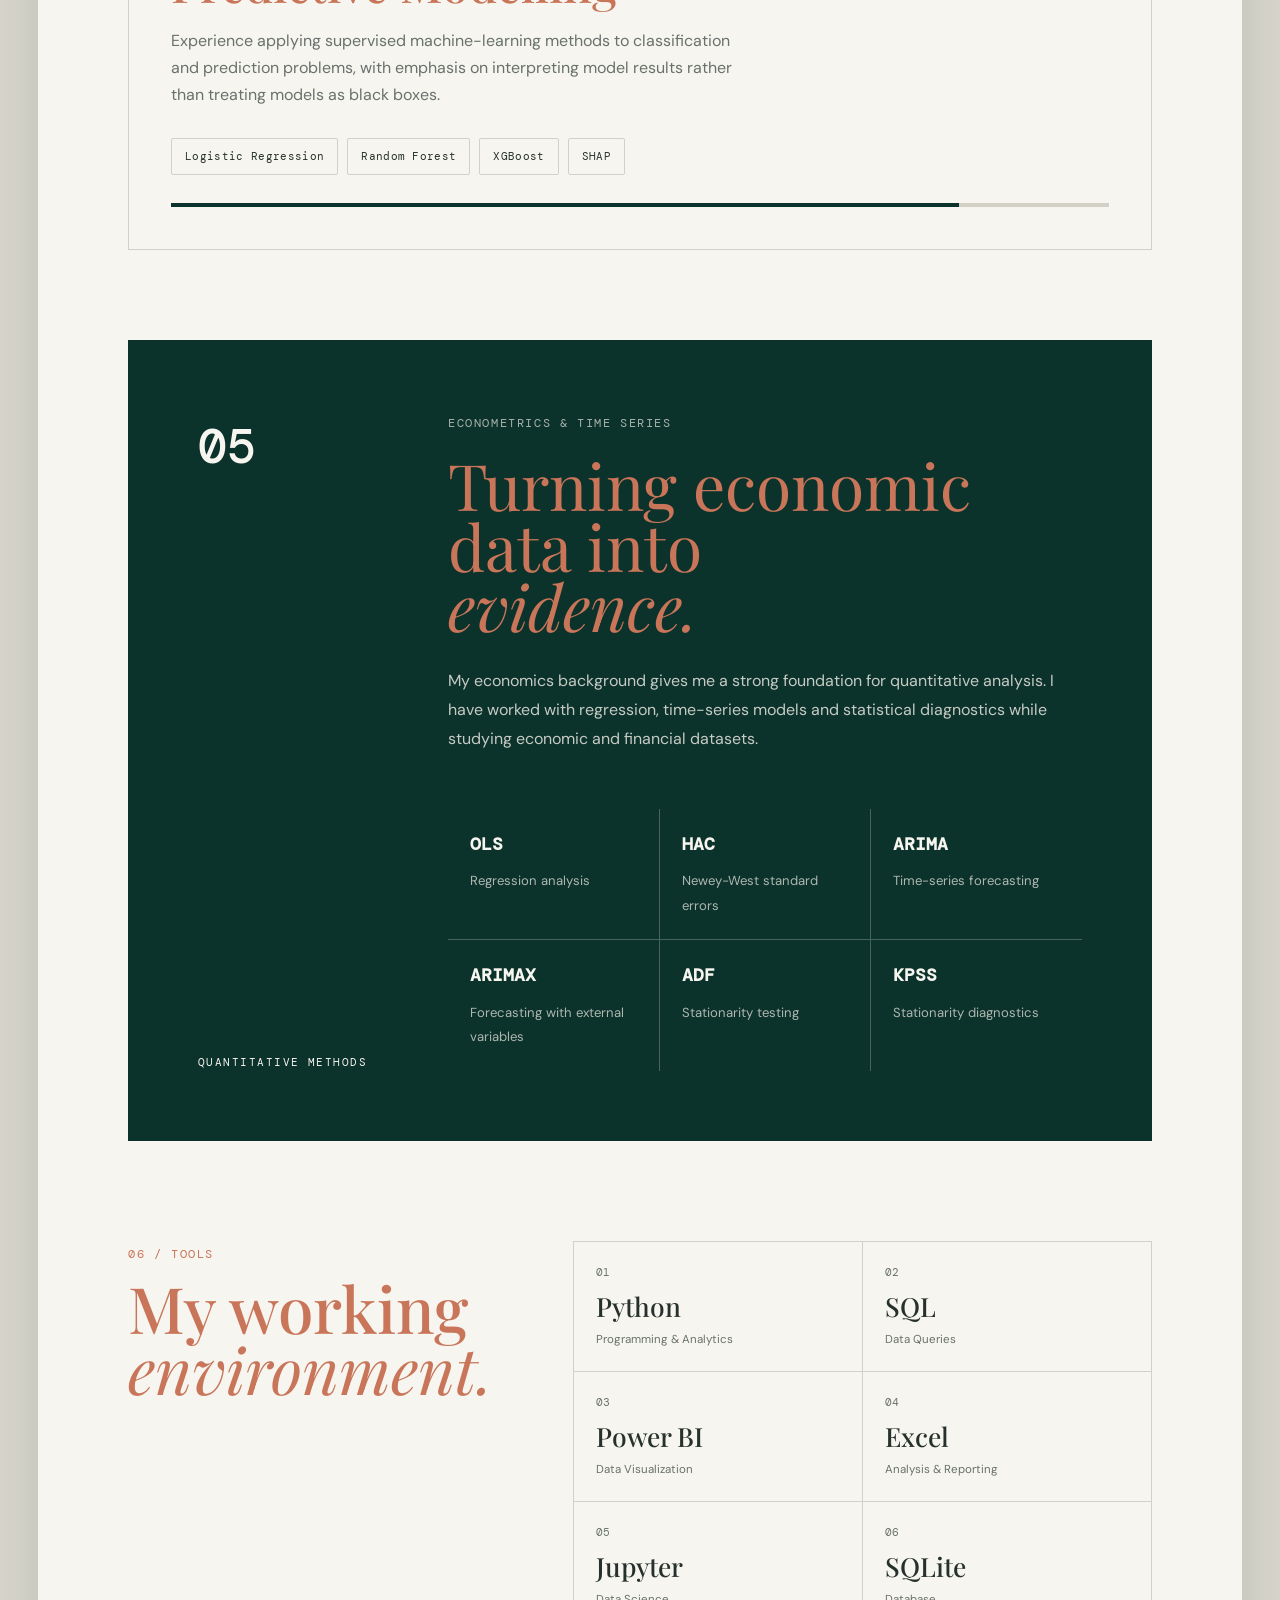
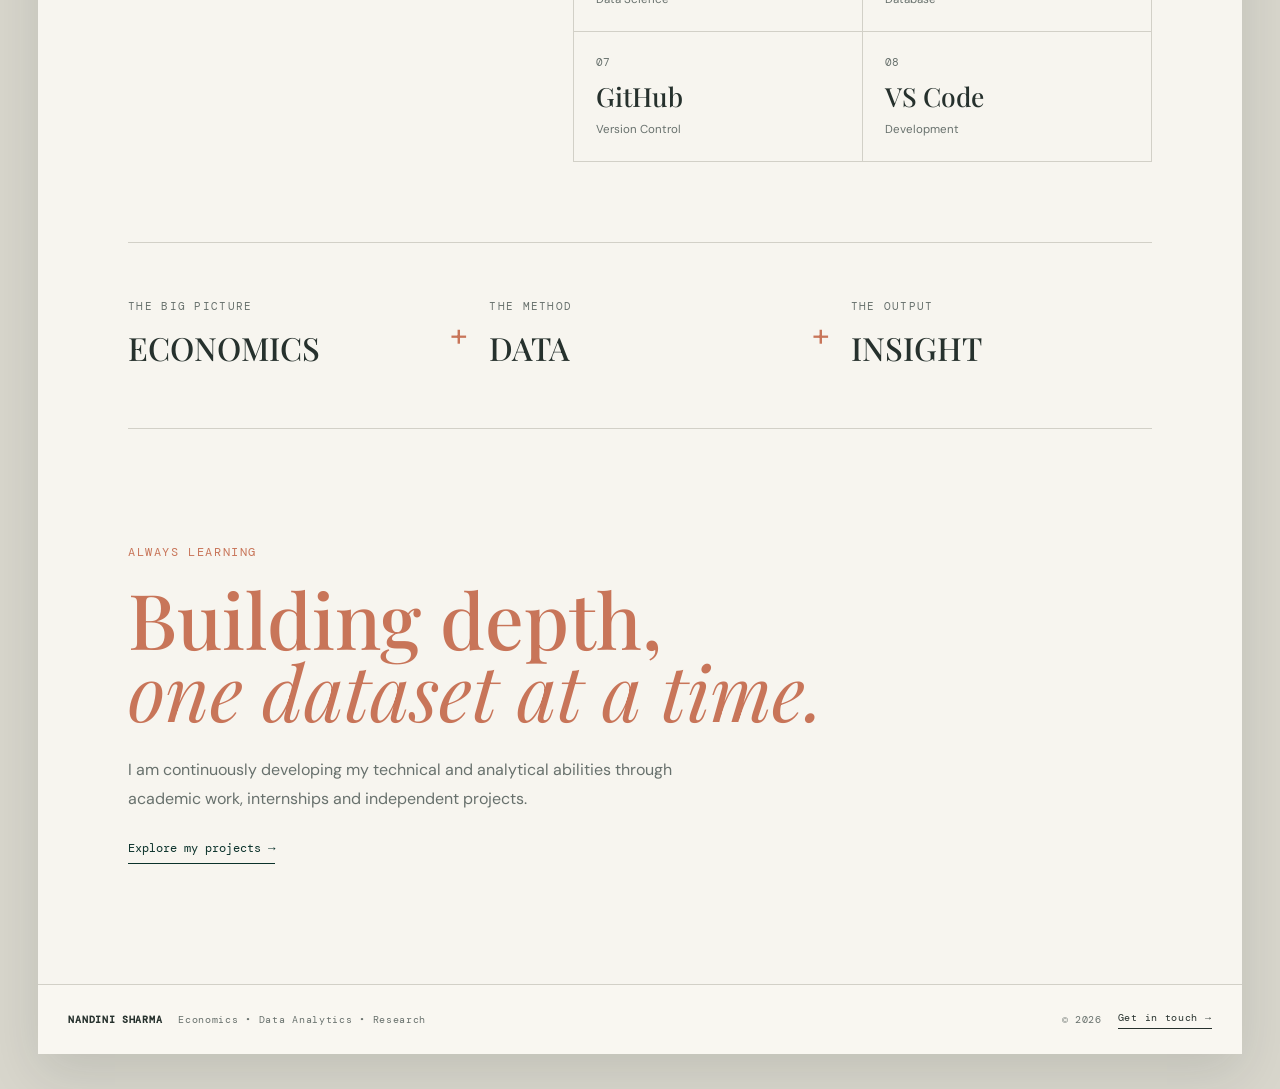
<file: skills.html>
<!DOCTYPE html>
<html lang="en">
<head>
  <meta charset="UTF-8">
  <meta name="viewport" content="width=device-width, initial-scale=1.0">
  <title>Skills | Nandini Sharma</title>
  <link rel="stylesheet" href="style.css">
</head>

<body>

<div class="site-shell">

  <!-- INNER HEADER -->
  <!-- ================= EDITORIAL HEADER ================= -->

        <header class="inner-header">
            <div class="inner-header-label">
                <span>05 / SKILLS</span>
                <span class="inner-header-rule"></span>
            </div>

            <div class="inner-header-main">
                <p>ECONOMICS • DATA • RESEARCH</p>
                <h1>Capabilities</h1>
                <span>Tools, methods and ways of thinking.</span>
            </div>

            <div class="inner-header-side">
                <span>NANDINI<br>SHARMA</span>
                <strong>ECONOMICS × DATA</strong>
            </div>
        </header>


  <!-- NAVIGATION -->
  <nav class="tab-nav">
    <a href="index.html">Home</a>
    <a href="about.html">Profile</a>
    <a href="education.html">Education</a>
    <a href="experience.html">Experience</a>
    <a href="projects.html">Portfolio</a>
    <a href="skills.html" class="active">Skills</a>
    <a href="achievements.html">Achievements</a>
    <a href="contact.html">Contact</a>
    <a href="resume/Nandini_Sharma_CV.pdf" target="_blank" rel="noopener noreferrer">Resume ↗</a>
  </nav>


  <!-- SKILLS PAGE -->
  <main class="skills-page">

    <section class="skills-intro">
      <div>
        <span class="section-number">06 / WHAT I WORK WITH</span>
        <h2>Skills &amp;<br><em>Toolkit</em></h2>
      </div>

      <p>
        My skill set combines economics, data analytics, programming,
        quantitative methods and visualization. I enjoy moving from a
        real-world question to structured data, analysis and an insight
        that can actually be communicated.
      </p>
    </section>


    <!-- TECHNICAL SKILLS -->
    <section class="skills-grid">

      <article class="skill-card skill-card-large">
        <div class="skill-card-top">
          <span>01</span>
          <span>PROGRAMMING</span>
        </div>

        <h3>Python</h3>

        <p>
          Used for data analysis, machine learning, statistical modelling
          and working with structured datasets.
        </p>

        <div class="skill-tags">
          <span>Python</span>
          <span>Jupyter</span>
          <span>VS Code</span>
        </div>

        <div class="skill-meter">
          <div style="width: 88%;"></div>
        </div>
      </article>


      <article class="skill-card">
        <div class="skill-card-top">
          <span>02</span>
          <span>DATABASE</span>
        </div>

        <h3>SQL</h3>

        <p>
          Querying, filtering and structuring data for analytical work.
        </p>

        <div class="skill-tags">
          <span>SQL</span>
          <span>SQLite</span>
        </div>

        <div class="skill-meter">
          <div style="width: 78%;"></div>
        </div>
      </article>


      <article class="skill-card">
        <div class="skill-card-top">
          <span>03</span>
          <span>VISUALIZATION</span>
        </div>

        <h3>Power BI</h3>

        <p>
          Creating dashboards and presenting data in a clear,
          decision-oriented format.
        </p>

        <div class="skill-tags">
          <span>Power BI</span>
          <span>Dashboards</span>
          <span>Excel</span>
        </div>

        <div class="skill-meter">
          <div style="width: 82%;"></div>
        </div>
      </article>


      <article class="skill-card skill-card-wide">
        <div class="skill-card-top">
          <span>04</span>
          <span>MACHINE LEARNING</span>
        </div>

        <h3>Predictive Modelling</h3>

        <p>
          Experience applying supervised machine-learning methods to
          classification and prediction problems, with emphasis on
          interpreting model results rather than treating models as
          black boxes.
        </p>

        <div class="skill-tags">
          <span>Logistic Regression</span>
          <span>Random Forest</span>
          <span>XGBoost</span>
          <span>SHAP</span>
        </div>

        <div class="skill-meter">
          <div style="width: 84%;"></div>
        </div>
      </article>

    </section>


    <!-- ECONOMETRICS -->
    <section class="skills-feature">

      <div class="skills-feature-label">
        <span>05</span>
        <small>QUANTITATIVE METHODS</small>
      </div>

      <div class="skills-feature-content">
        <span class="eyebrow">ECONOMETRICS &amp; TIME SERIES</span>

        <h2>Turning economic data into<br><em>evidence.</em></h2>

        <p>
          My economics background gives me a strong foundation for
          quantitative analysis. I have worked with regression,
          time-series models and statistical diagnostics while studying
          economic and financial datasets.
        </p>

        <div class="method-list">
          <div>
            <strong>OLS</strong>
            <span>Regression analysis</span>
          </div>

          <div>
            <strong>HAC</strong>
            <span>Newey-West standard errors</span>
          </div>

          <div>
            <strong>ARIMA</strong>
            <span>Time-series forecasting</span>
          </div>

          <div>
            <strong>ARIMAX</strong>
            <span>Forecasting with external variables</span>
          </div>

          <div>
            <strong>ADF</strong>
            <span>Stationarity testing</span>
          </div>

          <div>
            <strong>KPSS</strong>
            <span>Stationarity diagnostics</span>
          </div>
        </div>
      </div>

    </section>


    <!-- TOOLS -->
    <section class="tools-section">

      <div class="tools-heading">
        <span class="section-number">06 / TOOLS</span>
        <h2>My working<br><em>environment.</em></h2>
      </div>

      <div class="tools-grid">

        <div class="tool-item">
          <span class="tool-index">01</span>
          <strong>Python</strong>
          <small>Programming &amp; Analytics</small>
        </div>

        <div class="tool-item">
          <span class="tool-index">02</span>
          <strong>SQL</strong>
          <small>Data Queries</small>
        </div>

        <div class="tool-item">
          <span class="tool-index">03</span>
          <strong>Power BI</strong>
          <small>Data Visualization</small>
        </div>

        <div class="tool-item">
          <span class="tool-index">04</span>
          <strong>Excel</strong>
          <small>Analysis &amp; Reporting</small>
        </div>

        <div class="tool-item">
          <span class="tool-index">05</span>
          <strong>Jupyter</strong>
          <small>Data Science</small>
        </div>

        <div class="tool-item">
          <span class="tool-index">06</span>
          <strong>SQLite</strong>
          <small>Database</small>
        </div>

        <div class="tool-item">
          <span class="tool-index">07</span>
          <strong>GitHub</strong>
          <small>Version Control</small>
        </div>

        <div class="tool-item">
          <span class="tool-index">08</span>
          <strong>VS Code</strong>
          <small>Development</small>
        </div>

      </div>

    </section>


    <!-- SKILL SUMMARY -->
    <section class="skills-summary">

      <div>
        <span>THE BIG PICTURE</span>
        <strong>ECONOMICS</strong>
      </div>

      <div class="summary-arrow">+</div>

      <div>
        <span>THE METHOD</span>
        <strong>DATA</strong>
      </div>

      <div class="summary-arrow">+</div>

      <div>
        <span>THE OUTPUT</span>
        <strong>INSIGHT</strong>
      </div>

    </section>


    <!-- CLOSING -->
    <section class="skills-closing">
      <span class="eyebrow">ALWAYS LEARNING</span>

      <h2>
        Building depth,<br>
        <em>one dataset at a time.</em>
      </h2>

      <p>
        I am continuously developing my technical and analytical abilities
        through academic work, internships and independent projects.
      </p>

      <a href="projects.html" class="text-link">
        Explore my projects →
      </a>
    </section>

  </main>


  <!-- FOOTER -->
  <footer class="site-footer">
    <div>
      <strong>NANDINI SHARMA</strong>
      <span>Economics • Data Analytics • Research</span>
    </div>

    <div>
      <span>© 2026</span>
      <a href="contact.html">Get in touch →</a>
    </div>
  </footer>

</div>

</body>
</html>
</file>
<file: style.css>
@import url('https://fonts.googleapis.com/css2?family=DM+Mono:wght@400;500&family=DM+Sans:wght@400;500;600&family=Playfair+Display:ital,wght@0,500;0,600;1,500&display=swap');

:root {
    --cream: #E8E5DC;
    --paper: #F7F5EF;
    --rose: #D9B19F;
    --terracotta: #C87559;
    --burgundy: #0B322B;
    --brown: #26312D;
    --muted: #68716D;
    --line: #D2D0C7;
    --sage: #AAB5A8;
}

* {
    margin: 0;
    padding: 0;
    box-sizing: border-box;
}

html {
    scroll-behavior: smooth;
}

body {
    background: #D8D6CC;
    color: var(--brown);
    font-family: 'DM Sans', sans-serif;
    line-height: 1.55;
}

a {
    color: inherit;
    text-decoration: none;
}

.site-shell {
    width: min(1380px, 94vw);
    margin: 35px auto;
    background: var(--paper);
    box-shadow: 0 18px 50px rgba(20, 35, 30, 0.12);
}


/* ================= HEADER ================= */

.profile-header {
    min-height: 365px;
    position: relative;
    overflow: hidden;
    display: grid;
    grid-template-columns: 330px 1fr 120px;
    align-items: center;
    gap: 42px;
    padding: 48px 55px 58px;
    background: var(--burgundy);
    background-size: auto;
    color: white;
}

.header-pattern {
    position: absolute;
    inset: 0;
    background:
        linear-gradient(115deg, transparent 0 40%, rgba(255,255,255,.06) 40% 41%, transparent 41% 100%),
        linear-gradient(25deg, transparent 0 65%, rgba(41,34,31,.08) 65% 66%, transparent 66% 100%);
    pointer-events: none;
}

.profile-photo-wrap {
    position: relative;
    width: 285px;
    height: 285px;
    justify-self: center;
    z-index: 2;
}

.profile-photo-wrap img {
    width: 100%;
    height: 100%;
    object-fit: cover;
    object-position: center;
    border-radius: 50%;
    border: 7px solid var(--paper);
    box-shadow: 0 8px 25px rgba(10, 35, 29, .25);
    position: relative;
    z-index: 2;
}

.photo-ring {
    position: absolute;
    inset: -12px;
    border: 1px solid rgba(255,255,255,.75);
    border-radius: 50%;
}

.profile-intro {
    position: relative;
    z-index: 2;
    max-width: 680px;
}

.kicker {
    font-family: 'DM Mono', monospace;
    font-size: 12px;
    letter-spacing: 2px;
    margin-bottom: 13px;
    color: #F4E8DF;
}

.profile-intro h1 {
    font-family: 'Playfair Display', serif;
    font-size: clamp(48px, 5vw, 76px);
    line-height: .95;
    font-weight: 500;
    margin-bottom: 10px;
}

.profile-intro h2 {
    font-family: 'DM Mono', monospace;
    font-size: 17px;
    font-weight: 400;
    letter-spacing: .5px;
    margin-bottom: 18px;
}

.intro-copy {
    max-width: 610px;
    font-size: 17px;
    line-height: 1.65;
    color: #F6F2EB;
}

.quick-links {
    display: flex;
    gap: 12px;
    margin-top: 24px;
    flex-wrap: wrap;
}

.quick-links a {
    display: inline-flex;
    align-items: center;
    gap: 9px;

    padding: 10px 16px;

    border: 1px solid rgba(255, 255, 255, 0.65);
    border-radius: 2px;

    background: rgba(255, 255, 255, 0.10);

    color: white;

    font-family: 'DM Mono', monospace;
    font-size: 11px;
    font-weight: 500;
    letter-spacing: .7px;

    transition: all .25s ease;
}
.quick-links a span {
    font-family: 'DM Sans', sans-serif;
    font-weight: 600;
    font-size: 13px;
}
.quick-links a:hover {
    background: white;
    color: var(--burgundy);
    border-color: white;
    transform: translateY(-2px);
}

.quick-links a:hover {
    color: #F0C8B5;
}

.header-side {
    height: 100%;
    display: flex;
    flex-direction: column;
    justify-content: space-between;
    align-items: flex-end;
    position: relative;
    z-index: 2;
    font-family: 'DM Mono', monospace;
}

.header-side span {
    font-size: 14px;
}

.header-side small {
    font-size: 9px;
    line-height: 1.6;
    letter-spacing: 1.5px;
    text-align: right;
}

.header-side strong {
    font-size: 10px;
    letter-spacing: 1px;
    font-weight: 400;
    line-height: 1.8;
    text-align: right;
}


/* ================= TABS ================= */

.tab-nav {
    min-height: 67px;
    display: flex;
    border-bottom: 1px solid var(--line);
    background: #F9F7F1;
}

.tab-nav a {
    flex: 1;
    display: flex;
    justify-content: center;
    align-items: center;
    padding: 17px 10px;
    border-right: 1px solid var(--line);
    font-family: 'DM Mono', monospace;
    font-size: 11px;
    text-transform: uppercase;
    letter-spacing: .7px;
    color: #4D5854;
    transition: .25s ease;
}

.tab-nav a:last-child {
    border-right: none;
}

.tab-nav a:hover,
.tab-nav a.active {
    background: var(--rose);
    color: var(--brown);
}


/* ================= DASHBOARD ================= */

.dashboard {
    display: grid;
    grid-template-columns: 275px minmax(0, 1fr) 275px;
}

.left-column,
.right-column {
    background: #F0EFE8;
}

.left-column {
    border-right: 1px solid var(--line);
}

.right-column {
    border-left: 1px solid var(--line);
}

.main-column {
    min-width: 0;
}

.profile-block,
.side-panel {
    padding: 34px 30px;
    border-bottom: 1px solid var(--line);
}

.profile-block p,
.side-panel p {
    font-size: 14px;
    line-height: 1.7;
    color: #56615D;
    margin-bottom: 14px;
}

.block-heading {
    display: flex;
    align-items: baseline;
    gap: 12px;
    margin-bottom: 22px;
}

.block-heading span {
    font-family: 'DM Mono', monospace;
    color: var(--terracotta);
    font-size: 10px;
}

.block-heading h3 {
    font-family: 'Playfair Display', serif;
    font-size: 27px;
    font-weight: 500;
}

.mini-entry {
    padding: 15px 0;
    border-top: 1px solid var(--line);
    display: flex;
    flex-direction: column;
    gap: 3px;
}

.mini-entry strong {
    font-family: 'DM Mono', monospace;
    font-size: 10px;
    color: var(--terracotta);
}

.mini-entry b {
    font-size: 14px;
}

.mini-entry small {
    color: var(--muted);
    font-size: 12px;
    line-height: 1.5;
}

.clean-list {
    list-style: none;
}

.clean-list li {
    padding: 10px 0 10px 18px;
    border-top: 1px solid var(--line);
    font-size: 13px;
    position: relative;
}

.clean-list li::before {
    content: '◆';
    position: absolute;
    left: 0;
    color: var(--terracotta);
    font-size: 7px;
    top: 15px;
}


/* ================= STATS ================= */

.stats-strip {
    display: grid;
    grid-template-columns: repeat(3, 1fr);
    border-bottom: 1px solid var(--line);
}

.stats-strip div {
    min-height: 150px;
    padding: 27px;
    border-right: 1px solid var(--line);
    display: flex;
    flex-direction: column;
    justify-content: center;
}

.stats-strip div:last-child {
    border-right: none;
}

.stats-strip strong {
    font-family: 'Playfair Display', serif;
    font-size: 48px;
    font-weight: 500;
    color: var(--burgundy);
    line-height: 1;
}

.stats-strip span {
    margin-top: 9px;
    font-family: 'DM Mono', monospace;
    font-size: 9px;
    letter-spacing: 1.2px;
    color: var(--muted);
}


/* ================= SKILLS ================= */

.skills-preview,
.featured-work {
    padding: 35px;
    border-bottom: 1px solid var(--line);
}

.skill-groups {
    display: grid;
    grid-template-columns: 1fr 1fr;
    gap: 0 35px;
}

.skill-group {
    padding: 15px 0;
    border-top: 1px solid var(--line);
}

.skill-group span,
.project-type {
    font-family: 'DM Mono', monospace;
    font-size: 9px;
    letter-spacing: 1.4px;
    color: var(--terracotta);
}

.skill-group p {
    margin-top: 5px;
    font-size: 13px;
    color: #53605B;
}

.section-link {
    display: inline-block;
    margin-top: 22px;
    font-family: 'DM Mono', monospace;
    font-size: 10px;
    text-transform: uppercase;
    border-bottom: 1px solid var(--brown);
    padding-bottom: 4px;
}


/* ================= PROJECTS ================= */

.section-title-row {
    display: flex;
    align-items: center;
    justify-content: space-between;
}

.section-title-row > a {
    font-family: 'DM Mono', monospace;
    font-size: 10px;
    text-transform: uppercase;
    border-bottom: 1px solid var(--brown);
}

.section-title-row .block-heading {
    margin-bottom: 10px;
}

.project-card {
    display: grid;
    grid-template-columns: 45px minmax(0, 1fr) 150px;
    gap: 20px;
    align-items: center;
    padding: 22px 0;
    border-top: 1px solid var(--line);
}

.project-card.featured {
    background: #E8E1D7;
    margin: 0 -35px;
    padding: 28px 35px;
}

.project-index {
    font-family: 'DM Mono', monospace;
    color: var(--terracotta);
    font-size: 11px;
}

.project-content h4 {
    font-family: 'Playfair Display', serif;
    font-size: 28px;
    font-weight: 500;
    margin: 4px 0 6px;
}

.project-content p {
    color: #59645F;
    font-size: 13px;
}

.tags {
    display: flex;
    flex-wrap: wrap;
    gap: 7px;
    margin-top: 11px;
}

.tags span {
    border: 1px solid #C8C7BE;
    padding: 4px 8px;
    font-family: 'DM Mono', monospace;
    font-size: 8px;
}

.project-result {
    border-left: 1px solid var(--line);
    padding-left: 22px;
}

.project-result span {
    font-family: 'DM Mono', monospace;
    font-size: 8px;
    letter-spacing: 1.5px;
}

.project-result strong {
    display: block;
    font-family: 'Playfair Display', serif;
    color: var(--terracotta);
    font-size: 37px;
    font-weight: 500;
    margin-top: 4px;
}

.project-result.compact strong {
    font-size: 24px;
}


/* ================= EXPERIENCE ================= */

.timeline-entry {
    display: grid;
    grid-template-columns: 45px 1fr;
    gap: 8px;
    padding: 15px 0;
    border-top: 1px solid var(--line);
}

.timeline-entry > span {
    font-family: 'DM Mono', monospace;
    font-size: 9px;
    color: var(--terracotta);
}

.timeline-entry strong {
    display: block;
    font-size: 13px;
}

.timeline-entry small {
    display: block;
    color: var(--muted);
    font-size: 11px;
    margin-top: 2px;
}

.quote-panel {
    background: var(--burgundy);
    color: white;
    min-height: 235px;
    display: flex;
    flex-direction: column;
    justify-content: center;
}

.quote-mark {
    font-family: 'Playfair Display', serif;
    font-size: 58px;
    color: var(--rose);
    line-height: .5;
}

.quote-panel p {
    color: white;
    font-family: 'Playfair Display', serif;
    font-size: 25px;
    line-height: 1.25;
    margin: 20px 0;
}

.quote-panel small {
    font-family: 'DM Mono', monospace;
    font-size: 8px;
    letter-spacing: 1.5px;
}

.contact-panel {
    background: #E7E1D7;
}

.contact-button {
    display: inline-block;
    margin-top: 8px;
    background: var(--brown);
    color: white;
    padding: 11px 15px;
    font-family: 'DM Mono', monospace;
    font-size: 9px;
    text-transform: uppercase;
}


/* ================= FOOTER ================= */

footer {
    min-height: 60px;
    padding: 20px 30px;
    display: flex;
    justify-content: space-between;
    align-items: center;
    font-family: 'DM Mono', monospace;
    font-size: 9px;
    letter-spacing: .7px;
    color: var(--muted);
}


/* ================= RESPONSIVE ================= */

@media (max-width: 1100px) {
    .profile-header {
        grid-template-columns: 250px 1fr;
    }

    .profile-photo-wrap {
        width: 220px;
        height: 220px;
    }

    .header-side {
        display: none;
    }

    .dashboard {
        grid-template-columns: 230px minmax(0, 1fr);
    }

    .right-column {
        grid-column: 1 / -1;
        border-left: none;
        display: grid;
        grid-template-columns: 1fr 1fr 1fr;
    }

    .side-panel {
        border-right: 1px solid var(--line);
    }

    .side-panel:last-child {
        border-right: none;
    }

    .tab-nav a {
        font-size: 9px;
    }
}

@media (max-width: 800px) {
    .site-shell {
        width: 100%;
        margin: 0;
    }

    .profile-header {
        grid-template-columns: 1fr;
        text-align: center;
        padding: 40px 25px 50px;
    }

    .profile-photo-wrap {
        width: 190px;
        height: 190px;
    }

    .profile-intro {
        margin: auto;
    }

    .quick-links {
        justify-content: center;
    }

    .tab-nav {
        overflow-x: auto;
        justify-content: flex-start;
    }

    .tab-nav a {
        flex: 0 0 auto;
        padding: 17px 20px;
    }

    .dashboard {
        grid-template-columns: 1fr;
    }

    .left-column,
    .right-column {
        border: none;
    }

    .right-column {
        display: block;
    }

    .side-panel {
        border-right: none;
    }

    .skill-groups {
        grid-template-columns: 1fr;
    }

    .project-card,
    .project-card.featured {
        grid-template-columns: 35px 1fr;
    }

    .project-result {
        grid-column: 2;
        border-left: none;
        border-top: 1px solid var(--line);
        padding: 12px 0 0;
    }

    footer {
        flex-direction: column;
        gap: 8px;
        text-align: center;
    }
}

@media (max-width: 500px) {
    .profile-intro h1 {
        font-size: 46px;
    }

    .profile-intro h2 {
        font-size: 13px;
    }

    .intro-copy {
        font-size: 14px;
    }

    .stats-strip strong {
        font-size: 35px;
    }

    .stats-strip div {
        padding: 18px 12px;
        min-height: 120px;
    }

    .skills-preview,
    .featured-work {
        padding: 27px 20px;
    }

    .project-card.featured {
        margin: 0 -20px;
        padding: 22px 20px;
    }

    .project-content h4 {
        font-size: 23px;
    }
}
/* =====================================================
   INNER PAGES
   ===================================================== */


/* ================= INNER PAGE ================= */

.inner-page {
    background: var(--paper);
}


/* ================= PAGE INTRO ================= */

.inner-intro {
    display: grid;
    grid-template-columns: 180px 1fr;
    gap: 60px;
    padding: 75px 60px;
    border-bottom: 1px solid var(--line);
}

.page-label {
    font-family: 'DM Mono', monospace;
    font-size: 10px;
    letter-spacing: 1.5px;
    color: var(--terracotta);
    padding-top: 8px;
}

.inner-intro h2 {
    max-width: 850px;
    font-family: 'Playfair Display', serif;
    font-size: clamp(38px, 4vw, 60px);
    line-height: 1.05;
    font-weight: 500;
    margin-bottom: 30px;
}

.inner-intro h2 em {
    color: var(--terracotta);
    font-weight: 500;
}

.inner-intro p {
    max-width: 750px;
    font-size: 16px;
    color: var(--muted);
    margin-bottom: 12px;
}


/* ================= SECTION ================= */

.profile-section {
    padding: 65px 60px;
    border-bottom: 1px solid var(--line);
}

.section-heading-large {
    display: flex;
    align-items: baseline;
    gap: 15px;
    margin-bottom: 35px;
}

.section-heading-large span {
    font-family: 'DM Mono', monospace;
    color: var(--terracotta);
    font-size: 10px;
}

.section-heading-large h3 {
    font-family: 'Playfair Display', serif;
    font-size: 32px;
    font-weight: 500;
}


/* ================= INTEREST CARDS ================= */

.interest-grid {
    display: grid;
    grid-template-columns: repeat(4, 1fr);
    border-top: 1px solid var(--line);
    border-left: 1px solid var(--line);
}

.interest-card {
    min-height: 235px;
    padding: 27px;
    border-right: 1px solid var(--line);
    border-bottom: 1px solid var(--line);
    transition: .25s ease;
}

.interest-card:hover {
    background: #E8E1D7;
    transform: translateY(-4px);
}

.interest-number {
    font-family: 'DM Mono', monospace;
    font-size: 10px;
    color: var(--terracotta);
}

.interest-card h4 {
    font-family: 'Playfair Display', serif;
    font-size: 25px;
    font-weight: 500;
    margin: 50px 0 12px;
}

.interest-card p {
    font-size: 13px;
    line-height: 1.7;
    color: var(--muted);
}


/* ================= APPROACH ================= */

.approach-section {
    display: grid;
    grid-template-columns: 80px 1fr;
    gap: 30px;
    padding: 75px 60px;
    background: var(--burgundy);
    color: white;
}

.approach-number {
    font-family: 'DM Mono', monospace;
    font-size: 11px;
    color: var(--rose);
}

.section-kicker {
    font-family: 'DM Mono', monospace;
    font-size: 10px;
    letter-spacing: 2px;
    color: var(--rose);
    margin-bottom: 18px;
}

.approach-section h2 {
    font-family: 'Playfair Display', serif;
    font-size: clamp(40px, 4vw, 65px);
    line-height: 1;
    font-weight: 500;
}

.approach-section h2 span {
    color: var(--rose);
    font-style: italic;
}

.approach-steps {
    grid-column: 2;
    display: grid;
    grid-template-columns: repeat(4, 1fr);
    gap: 25px;
    margin-top: 50px;
}

.approach-steps > div {
    padding-top: 18px;
    border-top: 1px solid rgba(255,255,255,.3);
}

.approach-steps strong {
    font-family: 'DM Mono', monospace;
    font-size: 10px;
    color: var(--rose);
}

.approach-steps h4 {
    font-family: 'Playfair Display', serif;
    font-size: 23px;
    font-weight: 500;
    margin: 15px 0 8px;
}

.approach-steps p {
    font-size: 12px;
    line-height: 1.65;
    color: #DCE1DA;
}


/* ================= SNAPSHOT ================= */

.snapshot {
    padding: 65px 60px;
}

.snapshot-grid {
    display: grid;
    grid-template-columns: repeat(4, 1fr);
    border-top: 1px solid var(--line);
    border-left: 1px solid var(--line);
}

.snapshot-grid > div {
    min-height: 160px;
    padding: 25px;
    border-right: 1px solid var(--line);
    border-bottom: 1px solid var(--line);
    display: flex;
    flex-direction: column;
}

.snapshot-grid span {
    font-family: 'DM Mono', monospace;
    font-size: 9px;
    letter-spacing: 1.3px;
    color: var(--terracotta);
    margin-bottom: auto;
}

.snapshot-grid strong {
    font-family: 'Playfair Display', serif;
    font-size: 23px;
    font-weight: 500;
}

.snapshot-grid small {
    font-size: 11px;
    color: var(--muted);
    margin-top: 5px;
}


/* ================= INNER PAGE RESPONSIVE ================= */

@media (max-width: 900px) {

    .inner-intro {
        grid-template-columns: 1fr;
        gap: 20px;
        padding: 55px 35px;
    }

    .profile-section,
    .snapshot {
        padding: 55px 35px;
    }

    .interest-grid {
        grid-template-columns: repeat(2, 1fr);
    }

    .approach-section {
        padding: 55px 35px;
        grid-template-columns: 1fr;
    }

    .approach-steps {
        grid-column: 1;
        grid-template-columns: repeat(2, 1fr);
    }

    .snapshot-grid {
        grid-template-columns: repeat(2, 1fr);
    }
}


@media (max-width: 600px) {

    .inner-intro {
        padding: 45px 22px;
    }

    .inner-intro h2 {
        font-size: 37px;
    }

    .profile-section,
    .snapshot {
        padding: 45px 22px;
    }

    .interest-grid {
        grid-template-columns: 1fr;
    }

    .interest-card {
        min-height: auto;
    }

    .interest-card h4 {
        margin-top: 30px;
    }

    .approach-section {
        padding: 45px 22px;
    }

    .approach-steps {
        grid-template-columns: 1fr;
    }

    .snapshot-grid {
        grid-template-columns: 1fr;
    }
}


/* =====================================================
   FINAL TYPOGRAPHY BALANCE
   Applied across the portfolio, especially ABOUT / PROFILE.
   ===================================================== */

/* Inner-page section labels: 01 / WHO I AM, 02, 04, etc. */
.page-label {
    font-family: 'DM Mono', monospace;
    font-size: 16px !important;
    font-weight: 500;
    letter-spacing: 2.2px !important;
    line-height: 1.4;
}

.section-heading-large {
    gap: 18px;
}

.section-heading-large span {
    font-size: 15px !important;
    font-weight: 500;
    letter-spacing: 1.2px;
}

.section-heading-large h3 {
    font-size: 40px !important;
    line-height: 1.1;
}

/* Main About/Profile introduction */
.inner-intro h2 {
    font-size: clamp(40px, 3.7vw, 56px) !important;
    line-height: 1.08;
    margin-bottom: 28px;
}

.inner-intro p {
    font-size: 18px !important;
    line-height: 1.7;
}

/* Areas of Interest */
.interest-number {
    font-size: 14px !important;
    font-weight: 500;
}

.interest-card h4 {
    font-size: 29px !important;
    line-height: 1.2;
}

.interest-card p {
    font-size: 15px !important;
    line-height: 1.7;
}

/* My Approach */
.approach-number {
    font-size: 15px !important;
    font-weight: 500;
}

.section-kicker {
    font-size: 14px !important;
    letter-spacing: 2px;
    font-weight: 500;
}

.approach-steps strong {
    font-size: 13px !important;
}

.approach-steps h4 {
    font-size: 27px !important;
}

.approach-steps p {
    font-size: 15px !important;
    line-height: 1.7;
}

/* At a Glance — Degree / Undergraduate / Location / Focus */
.snapshot-grid span {
    font-size: 14px !important;
    letter-spacing: 1.5px;
    font-weight: 500;
}

.snapshot-grid strong {
    font-size: 28px !important;
    line-height: 1.2;
}

.snapshot-grid small {
    font-size: 14px !important;
    line-height: 1.5;
}

/* Hero supporting typography */
.profile-intro .kicker {
    font-size: 14px !important;
}

.profile-intro h2 {
    font-size: 18px !important;
}

.profile-intro .intro-copy {
    font-size: 18px !important;
    line-height: 1.65;
}

/* Hero social links */
.quick-links a {
    font-size: 12px !important;
}

/* Main navigation */
.tab-nav a {
    font-size: 12px !important;
}

/* Responsive typography */
@media (max-width: 900px) {
    .section-heading-large h3 {
        font-size: 34px !important;
    }

    .page-label,
    .section-heading-large span,
    .approach-number {
        font-size: 13px !important;
    }

    .snapshot-grid span {
        font-size: 12px !important;
    }
}

@media (max-width: 600px) {
    .section-heading-large h3 {
        font-size: 30px !important;
    }

    .inner-intro h2 {
        font-size: 35px !important;
    }

    .inner-intro p {
        font-size: 16px !important;
    }
}
/* =====================================================
   EDUCATION PAGE
   ===================================================== */

   .education-page {
    background: var(--paper);
}


/* ================= INTRO ================= */

.education-intro {
    display: grid;
    grid-template-columns: 210px 1fr;
    gap: 55px;

    padding: 75px 60px;

    border-bottom: 1px solid var(--line);
}

.education-intro h2 {
    max-width: 850px;

    font-family: 'Playfair Display', serif;
    font-size: clamp(42px, 4vw, 62px);
    line-height: 1.05;
    font-weight: 500;

    margin-bottom: 28px;
}

.education-intro h2 em {
    color: var(--terracotta);
}

.education-intro p {
    max-width: 760px;

    font-size: 18px;
    line-height: 1.7;

    color: var(--muted);
}


/* ================= TIMELINE ================= */

.education-timeline {
    padding: 70px 60px;
}

.education-section-title {
    display: flex;
    align-items: baseline;
    gap: 18px;

    margin-bottom: 40px;
}

.education-section-title > span {
    font-family: 'DM Mono', monospace;

    font-size: 15px;
    color: var(--terracotta);
}

.education-section-title h3 {
    font-family: 'Playfair Display', serif;

    font-size: 40px;
    font-weight: 500;
}


/* ================= EDUCATION CARD ================= */

.education-card {
    display: grid;
    grid-template-columns: 180px 1fr 110px;

    border-top: 1px solid var(--line);

    padding: 45px 0;

    min-height: 300px;

    transition: .25s ease;
}

.education-card:last-child {
    border-bottom: 1px solid var(--line);
}

.education-card:hover {
    padding-left: 15px;
    padding-right: 15px;
    background: #E8E1D7;
}

.education-card.current {
    background: #E5DED2;
}


/* ================= YEAR ================= */

.education-year {
    font-family: 'Playfair Display', serif;

    font-size: 32px;

    color: var(--burgundy);
}

.education-year span {
    display: block;

    font-family: 'DM Mono', monospace;

    font-size: 12px;

    color: var(--muted);

    margin-top: 5px;
}


/* ================= MAIN ================= */

.education-main {
    padding: 0 35px;
    border-left: 1px solid var(--line);
}

.education-type {
    font-family: 'DM Mono', monospace;

    font-size: 13px;
    letter-spacing: 1.8px;

    color: var(--terracotta);
}

.education-main h4 {
    font-family: 'Playfair Display', serif;

    font-size: 42px;
    line-height: 1.1;

    font-weight: 500;

    margin: 20px 0 5px;
}

.education-main h5 {
    font-family: 'Playfair Display', serif;

    font-size: 21px;

    font-weight: 400;

    color: var(--terracotta);

    margin-bottom: 18px;
}

.institution {
    font-size: 16px;

    line-height: 1.6;

    font-weight: 600;

    margin-bottom: 18px;
}

.education-description {
    max-width: 680px;

    font-size: 15px;

    line-height: 1.75;

    color: var(--muted);
}


/* ================= TAGS ================= */

.education-tags {
    display: flex;
    flex-wrap: wrap;

    gap: 8px;

    margin-top: 25px;
}

.education-tags span {
    padding: 8px 12px;

    border: 1px solid var(--line);

    font-family: 'DM Mono', monospace;

    font-size: 11px;
}


/* ================= STATUS ================= */

.education-status {
    display: flex;
    flex-direction: column;

    justify-content: space-between;

    align-items: flex-end;
}

.education-status span {
    font-family: 'DM Mono', monospace;

    font-size: 11px;
    letter-spacing: 1.5px;

    color: var(--terracotta);
}

.education-status strong {
    font-family: 'Playfair Display', serif;

    font-size: 45px;

    font-weight: 500;

    color: var(--burgundy);
}


/* ================= CGPA ================= */

.education-highlight {
    display: flex;
    align-items: baseline;

    gap: 12px;

    margin-top: 25px;
}

.education-highlight strong {
    font-family: 'Playfair Display', serif;

    font-size: 48px;

    color: var(--burgundy);
}

.education-highlight span {
    font-family: 'DM Mono', monospace;

    font-size: 12px;

    letter-spacing: 1px;

    color: var(--terracotta);
}


/* ================= ACADEMIC FOCUS ================= */

.academic-focus {
    padding: 75px 60px;

    background: var(--burgundy);

    color: white;
}

.focus-heading {
    display: grid;
    grid-template-columns: 100px 1fr;

    gap: 25px;

    margin-bottom: 60px;
}

.focus-heading > span {
    font-family: 'DM Mono', monospace;

    font-size: 15px;

    color: var(--rose);
}

.focus-heading p {
    font-family: 'DM Mono', monospace;

    font-size: 14px;

    letter-spacing: 2px;

    color: var(--rose);

    margin-bottom: 15px;
}

.focus-heading h2 {
    max-width: 700px;

    font-family: 'Playfair Display', serif;

    font-size: clamp(40px, 4vw, 62px);

    line-height: 1;

    font-weight: 500;
}

.focus-heading em {
    color: var(--rose);
}


.focus-grid {
    display: grid;

    grid-template-columns: repeat(4, 1fr);

    gap: 25px;
}

.focus-grid > div {
    border-top: 1px solid rgba(255,255,255,.3);

    padding-top: 20px;
}

.focus-grid span {
    font-family: 'DM Mono', monospace;

    font-size: 13px;

    color: var(--rose);
}

.focus-grid h4 {
    font-family: 'Playfair Display', serif;

    font-size: 27px;

    font-weight: 500;

    margin: 25px 0 12px;
}

.focus-grid p {
    font-size: 14px;

    line-height: 1.7;

    color: #DCE1DA;
}


/* ================= CERTIFICATIONS ================= */

.certification-section {
    padding: 70px 60px;
}

.certification-grid {
    display: grid;

    grid-template-columns: repeat(2, 1fr);

    border-top: 1px solid var(--line);
    border-left: 1px solid var(--line);
}

.certification-grid article {
    min-height: 190px;

    padding: 30px;

    border-right: 1px solid var(--line);
    border-bottom: 1px solid var(--line);

    transition: .25s ease;
}

.certification-grid article:hover {
    background: #E8E1D7;
}

.certification-grid span {
    font-family: 'DM Mono', monospace;

    font-size: 14px;

    color: var(--terracotta);
}

.certification-grid h4 {
    font-family: 'Playfair Display', serif;

    font-size: 30px;

    font-weight: 500;

    margin: 45px 0 8px;
}

.certification-grid p {
    font-size: 14px;

    color: var(--muted);
}


/* ================= CLOSING ================= */

.education-closing {
    padding: 90px 60px;

    border-top: 1px solid var(--line);

    text-align: center;
}

.education-closing > span {
    font-family: 'DM Mono', monospace;

    font-size: 14px;

    letter-spacing: 2px;

    color: var(--terracotta);
}

.education-closing h2 {
    max-width: 850px;

    margin: 25px auto 35px;

    font-family: 'Playfair Display', serif;

    font-size: clamp(42px, 5vw, 70px);

    line-height: 1;

    font-weight: 500;
}

.education-closing em {
    color: var(--terracotta);
}

.education-closing a {
    display: inline-block;

    padding: 13px 20px;

    border: 1px solid var(--ink);

    font-family: 'DM Mono', monospace;

    font-size: 12px;

    letter-spacing: 1px;

    transition: .25s ease;
}

.education-closing a:hover {
    background: var(--ink);
    color: white;
}


/* ================= RESPONSIVE ================= */

@media (max-width: 900px) {

    .education-intro {
        grid-template-columns: 1fr;
        gap: 20px;

        padding: 55px 35px;
    }

    .education-timeline,
    .certification-section,
    .education-closing {
        padding-left: 35px;
        padding-right: 35px;
    }

    .education-card {
        grid-template-columns: 120px 1fr;

        gap: 10px;
    }

    .education-status {
        display: none;
    }

    .focus-grid {
        grid-template-columns: repeat(2, 1fr);
    }

    .academic-focus {
        padding: 55px 35px;
    }

    .certification-grid {
        grid-template-columns: 1fr;
    }
}


@media (max-width: 600px) {

    .education-intro,
    .education-timeline,
    .academic-focus,
    .certification-section,
    .education-closing {
        padding-left: 22px;
        padding-right: 22px;
    }

    .education-intro h2 {
        font-size: 38px;
    }

    .education-card {
        grid-template-columns: 1fr;

        padding: 35px 0;
    }

    .education-year {
        font-size: 27px;

        margin-bottom: 25px;
    }

    .education-main {
        padding: 0;

        border-left: none;
    }

    .education-main h4 {
        font-size: 34px;
    }

    .focus-heading {
        grid-template-columns: 1fr;
    }

    .focus-grid {
        grid-template-columns: 1fr;
    }

    .education-section-title h3 {
        font-size: 32px;
    }
}
/* =====================================================
   EXPERIENCE PAGE
   ===================================================== */

   .experience-page {
    background: var(--paper);
}


/* ================= INTRO ================= */

.experience-intro {
    display: grid;
    grid-template-columns: 210px 1fr;
    gap: 55px;

    padding: 75px 60px;

    border-bottom: 1px solid var(--line);
}

.experience-intro h2 {
    max-width: 850px;

    font-family: 'Playfair Display', serif;

    font-size: clamp(42px, 4vw, 62px);

    line-height: 1.05;

    font-weight: 500;

    margin-bottom: 28px;
}

.experience-intro h2 em {
    color: var(--terracotta);
}

.experience-intro p {
    max-width: 760px;

    font-size: 18px;

    line-height: 1.7;

    color: var(--muted);
}


/* ================= TIMELINE ================= */

.experience-timeline {
    padding: 70px 60px;
}

.experience-heading {
    display: flex;
    align-items: baseline;

    gap: 18px;

    margin-bottom: 40px;
}

.experience-heading > span {
    font-family: 'DM Mono', monospace;

    font-size: 15px;

    color: var(--terracotta);
}

.experience-heading h3 {
    font-family: 'Playfair Display', serif;

    font-size: 40px;

    font-weight: 500;
}


/* ================= EXPERIENCE ITEM ================= */

.experience-item {
    display: grid;

    grid-template-columns: 150px 65px 1fr 100px;

    min-height: 330px;

    padding: 45px 0;

    border-top: 1px solid var(--line);

    transition: .25s ease;
}

.experience-item:last-child {
    border-bottom: 1px solid var(--line);
}

.experience-item:hover {
    background: #E8E1D7;

    padding-left: 20px;
    padding-right: 20px;
}


/* ================= YEAR ================= */

.experience-year {
    display: flex;

    flex-direction: column;

    gap: 7px;
}

.experience-year strong {
    font-family: 'Playfair Display', serif;

    font-size: 43px;

    font-weight: 500;

    color: var(--burgundy);
}

.experience-year span {
    font-family: 'DM Mono', monospace;

    font-size: 11px;

    letter-spacing: 1.5px;

    color: var(--terracotta);
}


/* ================= NUMBER ================= */

.experience-number {
    font-family: 'DM Mono', monospace;

    font-size: 15px;

    color: var(--terracotta);

    padding-top: 7px;
}


/* ================= CONTENT ================= */

.experience-content {
    padding-left: 35px;

    border-left: 1px solid var(--line);
}

.experience-type {
    font-family: 'DM Mono', monospace;

    font-size: 13px;

    letter-spacing: 1.8px;

    color: var(--terracotta);
}

.experience-content h4 {
    font-family: 'Playfair Display', serif;

    font-size: 45px;

    line-height: 1.05;

    font-weight: 500;

    margin: 20px 0 5px;
}

.experience-content h5 {
    font-family: 'Playfair Display', serif;

    font-size: 21px;

    font-weight: 400;

    color: var(--muted);

    margin-bottom: 22px;
}

.experience-content p {
    max-width: 700px;

    font-size: 15px;

    line-height: 1.75;

    color: var(--muted);
}


/* ================= TAGS ================= */

.experience-tags {
    display: flex;

    flex-wrap: wrap;

    gap: 8px;

    margin-top: 25px;
}

.experience-tags span {
    padding: 8px 12px;

    border: 1px solid var(--line);

    font-family: 'DM Mono', monospace;

    font-size: 11px;
}


/* ================= SIDE ================= */

.experience-side {
    display: flex;

    flex-direction: column;

    align-items: flex-end;

    justify-content: space-between;
}

.experience-side span {
    font-family: 'DM Mono', monospace;

    font-size: 11px;

    letter-spacing: 1px;

    color: var(--muted);
}

.experience-line {
    width: 45px;

    height: 1px;

    background: var(--terracotta);
}


/* ================= LEARNING ================= */

.experience-learning {
    padding: 75px 60px;

    background: var(--burgundy);

    color: white;
}

.learning-number {
    font-family: 'DM Mono', monospace;

    font-size: 15px;

    color: var(--rose);

    margin-bottom: 30px;
}

.learning-heading p {
    font-family: 'DM Mono', monospace;

    font-size: 14px;

    letter-spacing: 2px;

    color: var(--rose);

    margin-bottom: 15px;
}

.learning-heading h2 {
    max-width: 800px;

    font-family: 'Playfair Display', serif;

    font-size: clamp(42px, 4vw, 64px);

    line-height: 1;

    font-weight: 500;
}

.learning-heading em {
    color: var(--rose);
}


.learning-grid {
    display: grid;

    grid-template-columns: repeat(4, 1fr);

    gap: 25px;

    margin-top: 60px;
}

.learning-grid article {
    border-top: 1px solid rgba(255,255,255,.3);

    padding-top: 20px;
}

.learning-grid span {
    font-family: 'DM Mono', monospace;

    font-size: 13px;

    color: var(--rose);
}

.learning-grid h4 {
    font-family: 'Playfair Display', serif;

    font-size: 27px;

    font-weight: 500;

    margin: 25px 0 12px;
}

.learning-grid p {
    font-size: 14px;

    line-height: 1.7;

    color: #DCE1DA;
}


/* ================= CLOSING ================= */

.experience-closing {
    padding: 90px 60px;

    text-align: center;

    border-top: 1px solid var(--line);
}

.experience-closing > span {
    font-family: 'DM Mono', monospace;

    font-size: 14px;

    letter-spacing: 2px;

    color: var(--terracotta);
}

.experience-closing h2 {
    max-width: 900px;

    margin: 25px auto 35px;

    font-family: 'Playfair Display', serif;

    font-size: clamp(42px, 5vw, 70px);

    line-height: 1;

    font-weight: 500;
}

.experience-closing em {
    color: var(--terracotta);
}

.experience-closing a {
    display: inline-block;

    padding: 13px 20px;

    border: 1px solid var(--ink);

    font-family: 'DM Mono', monospace;

    font-size: 12px;

    letter-spacing: 1px;

    transition: .25s ease;
}

.experience-closing a:hover {
    background: var(--ink);

    color: white;
}


/* ================= RESPONSIVE ================= */

@media (max-width: 900px) {

    .experience-intro {
        grid-template-columns: 1fr;

        gap: 20px;

        padding: 55px 35px;
    }

    .experience-timeline {
        padding: 55px 35px;
    }

    .experience-item {
        grid-template-columns: 110px 45px 1fr;
    }

    .experience-side {
        display: none;
    }

    .experience-content {
        padding-left: 25px;
    }

    .experience-learning {
        padding: 55px 35px;
    }

    .learning-grid {
        grid-template-columns: repeat(2, 1fr);
    }

    .experience-closing {
        padding: 70px 35px;
    }
}


@media (max-width: 600px) {

    .experience-intro,
    .experience-timeline,
    .experience-learning,
    .experience-closing {
        padding-left: 22px;

        padding-right: 22px;
    }

    .experience-intro h2 {
        font-size: 38px;
    }

    .experience-item {
        grid-template-columns: 1fr;

        gap: 15px;

        padding: 35px 0;
    }

    .experience-year {
        margin-bottom: 10px;
    }

    .experience-number {
        padding: 0;
    }

    .experience-content {
        padding-left: 0;

        border-left: none;
    }

    .experience-content h4 {
        font-size: 35px;
    }

    .learning-grid {
        grid-template-columns: 1fr;
    }

    .experience-heading h3 {
        font-size: 32px;
    }
}
/* =====================================================
   PROJECTS / PORTFOLIO PAGE
   ===================================================== */

   .projects-page {
    background: var(--paper);
}


/* ================= INTRO ================= */

.projects-intro {
    display: grid;
    grid-template-columns: 210px 1fr;
    gap: 55px;

    padding: 75px 60px;

    border-bottom: 1px solid var(--line);
}

.projects-intro h2 {
    max-width: 900px;

    font-family: 'Playfair Display', serif;

    font-size: clamp(42px, 4vw, 62px);

    line-height: 1.05;

    font-weight: 500;

    margin-bottom: 28px;
}

.projects-intro h2 em {
    color: var(--terracotta);
}

.projects-intro p {
    max-width: 760px;

    font-size: 18px;

    line-height: 1.7;

    color: var(--muted);
}


/* ================= PROJECT DETAIL ================= */

.project-detail {
    padding: 60px;

    border-bottom: 1px solid var(--line);
}

.project-one {
    background: #E7DED2;
}

.project-two {
    background: #F7F5EF;
}

.project-three {
    background: #E2E8E1;
}


/* ================= TOPLINE ================= */

.project-topline {
    display: flex;

    justify-content: space-between;

    padding-bottom: 18px;

    border-bottom: 1px solid var(--line);

    font-family: 'DM Mono', monospace;

    font-size: 11px;

    letter-spacing: 1.5px;

    color: var(--terracotta);
}


/* ================= PROJECT LAYOUT ================= */

.project-layout {
    display: grid;

    grid-template-columns: 1.05fr 1.35fr .7fr;

    gap: 50px;

    padding: 60px 0;
}


/* ================= TITLE ================= */

.project-title p {
    font-family: 'DM Mono', monospace;

    font-size: 11px;

    letter-spacing: 2px;

    color: var(--muted);

    margin-bottom: 18px;
}

.project-title h2 {
    font-family: 'Playfair Display', serif;

    font-size: clamp(43px, 4vw, 62px);

    line-height: 1;

    font-weight: 500;
}

.project-title h2 em {
    display: block;

    color: var(--terracotta);
}

.project-id {
    display: inline-block;

    margin-top: 35px;

    font-family: 'DM Mono', monospace;

    font-size: 12px;

    color: var(--muted);
}


/* ================= BODY ================= */

.project-body {
    padding-left: 35px;

    border-left: 1px solid var(--line);
}

.project-body h3 {
    font-family: 'Playfair Display', serif;

    font-size: 26px;

    line-height: 1.25;

    font-weight: 500;

    margin-bottom: 20px;
}

.project-body p {
    max-width: 570px;

    font-size: 15px;

    line-height: 1.75;

    color: var(--muted);

    margin-bottom: 13px;
}


/* ================= TECHNOLOGIES ================= */

.project-tech {
    display: flex;

    flex-wrap: wrap;

    gap: 8px;

    margin-top: 25px;
}

.project-tech span {
    padding: 8px 11px;

    border: 1px solid var(--line);

    font-family: 'DM Mono', monospace;

    font-size: 10px;
}


/* ================= METRICS ================= */

.project-metrics {
    border-left: 1px solid var(--line);

    padding-left: 30px;

    display: flex;

    flex-direction: column;

    gap: 25px;
}

.project-metrics div {
    display: flex;

    flex-direction: column;

    gap: 4px;
}

.project-metrics span {
    font-family: 'DM Mono', monospace;

    font-size: 10px;

    letter-spacing: 1.5px;

    color: var(--muted);
}

.project-metrics strong {
    font-family: 'Playfair Display', serif;

    font-size: 34px;

    font-weight: 500;

    color: var(--burgundy);
}

.project-metrics .highlight strong {
    color: var(--terracotta);

    font-size: 42px;
}


/* ================= PERFORMANCE VISUAL ================= */

.project-visual {
    padding-top: 25px;

    border-top: 1px solid var(--line);
}

.visual-label {
    font-family: 'DM Mono', monospace;

    font-size: 10px;

    letter-spacing: 1.5px;

    color: var(--muted);

    margin-bottom: 12px;
}

.metric-bar {
    width: 100%;

    height: 15px;

    background: #DED9CE;

    overflow: hidden;
}

.metric-fill {
    width: 76.24%;

    height: 100%;

    background: var(--terracotta);
}

.metric-scale {
    display: flex;

    justify-content: space-between;

    margin-top: 7px;

    font-family: 'DM Mono', monospace;

    font-size: 9px;

    color: var(--muted);
}


/* ================= METHOD GRID ================= */

.method-grid {
    display: grid;

    grid-template-columns: repeat(4, 1fr);

    border-top: 1px solid var(--line);

    border-left: 1px solid var(--line);
}

.method-grid div {
    min-height: 120px;

    padding: 20px;

    border-right: 1px solid var(--line);

    border-bottom: 1px solid var(--line);

    display: flex;

    flex-direction: column;
}

.method-grid span {
    font-family: 'DM Mono', monospace;

    font-size: 11px;

    color: var(--terracotta);
}

.method-grid strong {
    font-family: 'Playfair Display', serif;

    font-size: 28px;

    font-weight: 500;

    margin-top: auto;
}

.method-grid small {
    font-size: 11px;

    color: var(--muted);

    margin-top: 3px;
}


/* ================= FORECAST VISUAL ================= */

.forecast-visual {
    position: relative;

    height: 150px;

    margin-top: 20px;

    border-top: 1px solid var(--line);

    border-bottom: 1px solid var(--line);

    overflow: hidden;

    background:
        linear-gradient(to right,
        transparent 24.8%,
        rgba(102,63,59,.12) 25%,
        transparent 25.2%,
        transparent 49.8%,
        rgba(102,63,59,.12) 50%,
        transparent 50.2%,
        transparent 74.8%,
        rgba(102,63,59,.12) 75%,
        transparent 75.2%);
}

.forecast-visual::before,
.forecast-visual::after {
    content: '';

    position: absolute;

    left: 0;

    width: 100%;

    height: 1px;

    background: rgba(102,63,59,.12);
}

.forecast-visual::before {
    top: 33%;
}

.forecast-visual::after {
    top: 66%;
}

.chart-line {
    position: absolute;

    left: 0;

    width: 100%;

    height: 2px;

    transform-origin: left center;
}

.chart-line-one {
    top: 65%;

    background: var(--terracotta);

    transform: rotate(-7deg);
}

.chart-line-two {
    top: 52%;

    background: var(--burgundy);

    transform: rotate(5deg);
}

.chart-line-three {
    top: 42%;

    background: var(--sage);

    transform: rotate(-3deg);
}

.chart-label {
    position: absolute;

    right: 15px;

    bottom: 10px;

    font-family: 'DM Mono', monospace;

    font-size: 9px;

    letter-spacing: 1px;

    color: var(--muted);
}


/* ================= SUMMARY ================= */

.project-summary {
    display: grid;

    grid-template-columns: 100px 1fr;

    gap: 30px;

    padding: 80px 60px;

    background: var(--burgundy);

    color: white;
}

.summary-number {
    font-family: 'DM Mono', monospace;

    font-size: 15px;

    color: var(--rose);
}

.project-summary p {
    font-family: 'DM Mono', monospace;

    font-size: 13px;

    letter-spacing: 2px;

    color: var(--rose);

    margin-bottom: 18px;
}

.project-summary h2 {
    max-width: 900px;

    font-family: 'Playfair Display', serif;

    font-size: clamp(42px, 5vw, 70px);

    line-height: 1;

    font-weight: 500;
}

.project-summary em {
    color: var(--rose);
}


/* ================= CLOSING ================= */

.projects-closing {
    padding: 90px 60px;

    text-align: center;
}

.projects-closing > span {
    font-family: 'DM Mono', monospace;

    font-size: 14px;

    letter-spacing: 2px;

    color: var(--terracotta);
}

.projects-closing h2 {
    max-width: 850px;

    margin: 25px auto 35px;

    font-family: 'Playfair Display', serif;

    font-size: clamp(42px, 5vw, 70px);

    line-height: 1;

    font-weight: 500;
}

.projects-closing em {
    color: var(--terracotta);
}

.projects-closing a {
    display: inline-block;

    padding: 13px 20px;

    border: 1px solid var(--brown);

    font-family: 'DM Mono', monospace;

    font-size: 12px;

    letter-spacing: 1px;

    transition: .25s ease;
}

.projects-closing a:hover {
    background: var(--brown);

    color: white;
}


/* ================= RESPONSIVE ================= */

@media (max-width: 950px) {

    .projects-intro {
        grid-template-columns: 1fr;

        gap: 20px;

        padding: 55px 35px;
    }

    .project-detail {
        padding: 50px 35px;
    }

    .project-layout {
        grid-template-columns: 1fr 1fr;

        gap: 35px;
    }

    .project-metrics {
        grid-column: 1 / -1;

        border-left: none;

        border-top: 1px solid var(--line);

        padding: 25px 0 0;

        display: grid;

        grid-template-columns: repeat(3, 1fr);
    }

    .method-grid {
        grid-template-columns: repeat(2, 1fr);
    }

    .project-summary,
    .projects-closing {
        padding-left: 35px;
        padding-right: 35px;
    }
}


@media (max-width: 650px) {

    .projects-intro,
    .project-detail,
    .project-summary,
    .projects-closing {
        padding-left: 22px;
        padding-right: 22px;
    }

    .projects-intro h2 {
        font-size: 38px;
    }

    .project-layout {
        grid-template-columns: 1fr;
    }

    .project-body {
        border-left: none;

        border-top: 1px solid var(--line);

        padding: 25px 0 0;
    }

    .project-metrics {
        grid-template-columns: 1fr 1fr 1fr;

        gap: 12px;
    }

    .project-metrics strong {
        font-size: 25px;
    }

    .project-metrics .highlight strong {
        font-size: 29px;
    }

    .method-grid {
        grid-template-columns: 1fr 1fr;
    }

    .project-summary {
        grid-template-columns: 1fr;

        gap: 15px;
    }
}
/* =========================================================
   SKILLS PAGE
   ========================================================= */

   .skills-page {
    padding: 70px 7vw 0;
  }
  
  .skills-intro {
    display: grid;
    grid-template-columns: 1fr 1fr;
    gap: 70px;
    align-items: end;
    padding-bottom: 70px;
    border-bottom: 1px solid var(--line);
  }
  
  .skills-intro h2 {
    margin: 12px 0 0;
    font-family: "Playfair Display", Georgia, serif;
    font-size: clamp(3.8rem, 7vw, 7rem);
    line-height: .88;
    font-weight: 500;
    letter-spacing: -0.05em;
  }
  
  .skills-intro h2 em {
    font-weight: 400;
  }
  
  .skills-intro > p {
    max-width: 560px;
    margin: 0 0 8px;
    color: var(--muted);
    font-size: 1rem;
    line-height: 1.8;
  }
  
  
  /* SKILL CARDS */
  
  .skills-grid {
    display: grid;
    grid-template-columns: 1.2fr .8fr;
    gap: 1px;
    background: var(--line);
    border: 1px solid var(--line);
    margin-top: 70px;
  }
  
  .skill-card {
    background: var(--paper);
    padding: 42px;
    min-height: 310px;
    display: flex;
    flex-direction: column;
  }
  
  .skill-card-large {
    min-height: 360px;
  }
  
  .skill-card-wide {
    grid-column: span 2;
    min-height: 330px;
  }
  
  .skill-card-top {
    display: flex;
    justify-content: space-between;
    align-items: center;
    font-family: "DM Mono", monospace;
    font-size: .75rem;
    letter-spacing: .12em;
    color: var(--muted);
    font-weight: 600;
  }
  
  .skill-card h3 {
    font-family: "Playfair Display", Georgia, serif;
    font-size: 3rem;
    line-height: 1;
    font-weight: 500;
    margin: 55px 0 20px;
  }
  
  .skill-card p {
    max-width: 570px;
    color: var(--muted);
    line-height: 1.7;
    margin-bottom: auto;
  }
  
  .skill-tags {
    display: flex;
    flex-wrap: wrap;
    gap: 9px;
    margin-top: 30px;
  }
  
  .skill-tags span {
    padding: 9px 13px;
    border: 1px solid var(--line);
    border-radius: 30px;
    font-family: "DM Mono", monospace;
    font-size: .68rem;
    letter-spacing: .03em;
  }
  
  .skill-meter {
    width: 100%;
    height: 4px;
    background: var(--line);
    margin-top: 28px;
  }
  
  .skill-meter div {
    height: 100%;
    background: var(--burgundy);
  }
  
  
  /* FEATURE SECTION */
  
  .skills-feature {
    margin-top: 90px;
    padding: 70px;
    background: var(--burgundy);
    color: var(--paper);
    display: grid;
    grid-template-columns: 180px 1fr;
    gap: 70px;
  }
  
  .skills-feature-label {
    display: flex;
    flex-direction: column;
    justify-content: space-between;
    font-family: "DM Mono", monospace;
  }
  
  .skills-feature-label span {
    font-size: 3rem;
    font-weight: 500;
  }
  
  .skills-feature-label small {
    font-size: .7rem;
    letter-spacing: .13em;
    line-height: 1.5;
  }
  
  .skills-feature-content {
    max-width: 850px;
  }
  
  .skills-feature .eyebrow {
    color: rgba(250, 246, 238, .65);
  }
  
  .skills-feature h2 {
    font-family: "Playfair Display", Georgia, serif;
    font-size: clamp(3rem, 5vw, 5.5rem);
    line-height: .95;
    font-weight: 400;
    letter-spacing: -.04em;
    margin: 20px 0 30px;
  }
  
  .skills-feature h2 em {
    font-weight: 400;
  }
  
  .skills-feature-content > p {
    max-width: 680px;
    color: rgba(250, 246, 238, .78);
    line-height: 1.8;
  }
  
  .method-list {
    display: grid;
    grid-template-columns: repeat(3, 1fr);
    gap: 1px;
    margin-top: 55px;
    background: rgba(250, 246, 238, .25);
  }
  
  .method-list div {
    padding: 22px;
    background: var(--burgundy);
    min-height: 105px;
  }
  
  .method-list strong {
    display: block;
    font-family: "DM Mono", monospace;
    font-size: 1.1rem;
    margin-bottom: 10px;
  }
  
  .method-list span {
    font-size: .82rem;
    color: rgba(250, 246, 238, .68);
  }
  
  
  /* TOOLS */
  
  .tools-section {
    padding: 100px 0 80px;
    display: grid;
    grid-template-columns: 1fr 1.6fr;
    gap: 80px;
  }
  
  .tools-heading h2 {
    margin: 12px 0 0;
    font-family: "Playfair Display", Georgia, serif;
    font-size: clamp(3rem, 5vw, 5rem);
    line-height: .95;
    font-weight: 500;
    letter-spacing: -.04em;
  }
  
  .tools-heading h2 em {
    font-weight: 400;
  }
  
  .tools-grid {
    display: grid;
    grid-template-columns: repeat(2, 1fr);
    border-top: 1px solid var(--line);
    border-left: 1px solid var(--line);
  }
  
  .tool-item {
    min-height: 130px;
    padding: 22px;
    border-right: 1px solid var(--line);
    border-bottom: 1px solid var(--line);
    display: flex;
    flex-direction: column;
    justify-content: space-between;
  }
  
  .tool-index {
    font-family: "DM Mono", monospace;
    font-size: .7rem;
    color: var(--muted);
  }
  
  .tool-item strong {
    font-family: "Playfair Display", Georgia, serif;
    font-size: 1.65rem;
    font-weight: 500;
  }
  
  .tool-item small {
    font-size: .72rem;
    color: var(--muted);
  }
  
  
  /* SUMMARY */
  
  .skills-summary {
    display: grid;
    grid-template-columns: 1fr 60px 1fr 60px 1fr;
    align-items: center;
    padding: 55px 0;
    border-top: 1px solid var(--line);
    border-bottom: 1px solid var(--line);
  }
  
  .skills-summary div:not(.summary-arrow) {
    display: flex;
    flex-direction: column;
    gap: 8px;
  }
  
  .skills-summary span {
    font-family: "DM Mono", monospace;
    font-size: .68rem;
    letter-spacing: .12em;
    color: var(--muted);
  }
  
  .skills-summary strong {
    font-family: "Playfair Display", Georgia, serif;
    font-size: 2rem;
    font-weight: 500;
  }
  
  .summary-arrow {
    font-size: 2rem;
    text-align: center;
    color: var(--terracotta);
  }
  
  
  /* CLOSING */
  
  .skills-closing {
    padding: 110px 0 120px;
    max-width: 800px;
  }
  
  .skills-closing h2 {
    font-family: "Playfair Display", Georgia, serif;
    font-size: clamp(3.2rem, 6vw, 6rem);
    line-height: .93;
    font-weight: 500;
    letter-spacing: -.05em;
    margin: 20px 0 30px;
  }
  
  .skills-closing h2 em {
    font-weight: 400;
  }
  
  .skills-closing p {
    max-width: 560px;
    color: var(--muted);
    line-height: 1.8;
  }
  
  .text-link {
    display: inline-block;
    margin-top: 25px;
    color: var(--burgundy);
    font-family: "DM Mono", monospace;
    font-size: .78rem;
    text-decoration: none;
    border-bottom: 1px solid var(--burgundy);
    padding-bottom: 5px;
  }
  
  
  /* RESPONSIVE */
  
  @media (max-width: 900px) {
  
    .skills-page {
      padding-left: 5vw;
      padding-right: 5vw;
    }
  
    .skills-intro,
    .tools-section {
      grid-template-columns: 1fr;
      gap: 35px;
    }
  
    .skills-grid {
      grid-template-columns: 1fr;
    }
  
    .skill-card-wide {
      grid-column: span 1;
    }
  
    .skills-feature {
      grid-template-columns: 1fr;
      gap: 35px;
      padding: 45px;
    }
  
    .method-list {
      grid-template-columns: repeat(2, 1fr);
    }
  
    .skills-summary {
      grid-template-columns: 1fr;
      gap: 25px;
    }
  
    .summary-arrow {
      text-align: left;
    }
  }
  
  
  @media (max-width: 600px) {
  
    .skills-page {
      padding-top: 45px;
    }
  
    .skills-intro h2 {
      font-size: 3.8rem;
    }
  
    .skill-card {
      padding: 30px;
      min-height: 290px;
    }
  
    .skill-card h3 {
      font-size: 2.5rem;
      margin-top: 45px;
    }
  
    .skills-feature {
      padding: 35px 25px;
    }
  
    .skills-feature h2 {
      font-size: 3rem;
    }
  
    .method-list {
      grid-template-columns: 1fr;
    }
  
    .tools-grid {
      grid-template-columns: 1fr;
    }
  
    .skills-closing {
      padding: 80px 0;
    }
  }
  /* =========================================================
   ACHIEVEMENTS PAGE
   ========================================================= */

.achievements-page {
  padding: 70px 7vw 0;
}


/* INTRO */

.achievements-intro {
  display: grid;
  grid-template-columns: 1fr 1fr;
  gap: 70px;
  align-items: end;
  padding-bottom: 70px;
  border-bottom: 1px solid var(--line);
}

.achievements-intro h2 {
  margin: 15px 0 0;
  font-family: "Playfair Display", Georgia, serif;
  font-size: clamp(3.8rem, 7vw, 7rem);
  line-height: .88;
  font-weight: 500;
  letter-spacing: -.05em;
}

.achievements-intro h2 em {
  font-weight: 400;
}

.achievements-intro > p {
  max-width: 550px;
  margin: 0 0 8px;
  color: var(--muted);
  line-height: 1.8;
}


/* NUMBERS */

.achievement-numbers {
  display: grid;
  grid-template-columns: repeat(4, 1fr);
  margin: 70px 0;
  border-top: 1px solid var(--line);
  border-bottom: 1px solid var(--line);
}

.achievement-number {
  padding: 40px 25px;
  border-right: 1px solid var(--line);
}

.achievement-number:last-child {
  border-right: none;
}

.achievement-number strong {
  display: block;
  font-family: "Playfair Display", Georgia, serif;
  font-size: 4.5rem;
  line-height: 1;
  font-weight: 500;
  color: var(--burgundy);
}

.achievement-number span {
  display: block;
  margin-top: 15px;
  font-family: "DM Mono", monospace;
  font-size: .67rem;
  letter-spacing: .1em;
  line-height: 1.5;
  color: var(--muted);
}


/* FEATURED ACHIEVEMENT */

.featured-achievement {
  display: grid;
  grid-template-columns: 180px 1fr;
  gap: 70px;
  padding: 75px;
  background: var(--burgundy);
  color: var(--paper);
}

.featured-label {
  display: flex;
  flex-direction: column;
  justify-content: space-between;
}

.featured-label span {
  font-family: "DM Mono", monospace;
  font-size: 3rem;
}

.featured-label small {
  font-family: "DM Mono", monospace;
  font-size: .68rem;
  letter-spacing: .1em;
  color: rgba(250,246,238,.6);
}

.featured-content {
  max-width: 850px;
}

.featured-content .eyebrow {
  color: rgba(250,246,238,.6);
}

.featured-content h2 {
  margin: 20px 0 30px;
  font-family: "Playfair Display", Georgia, serif;
  font-size: clamp(3.2rem, 6vw, 6rem);
  line-height: .9;
  font-weight: 400;
  letter-spacing: -.05em;
}

.featured-content h2 em {
  font-weight: 400;
}

.featured-content > p {
  max-width: 650px;
  color: rgba(250,246,238,.75);
  line-height: 1.8;
}

.achievement-meta {
  display: flex;
  flex-wrap: wrap;
  gap: 12px;
  margin-top: 45px;
}

.achievement-meta span {
  border: 1px solid rgba(250,246,238,.25);
  padding: 10px 14px;
  font-family: "DM Mono", monospace;
  font-size: .67rem;
  letter-spacing: .08em;
}


/* CERTIFICATIONS */

.certifications-section {
  padding: 110px 0;
  display: grid;
  grid-template-columns: .8fr 1.5fr;
  gap: 80px;
}

.certifications-heading h2 {
  margin: 15px 0 0;
  font-family: "Playfair Display", Georgia, serif;
  font-size: clamp(3rem, 5vw, 5rem);
  line-height: .92;
  font-weight: 500;
  letter-spacing: -.04em;
}

.certifications-heading h2 em {
  font-weight: 400;
}

.certification-list {
  border-top: 1px solid var(--line);
}

.certification-item {
  display: grid;
  grid-template-columns: 70px 1fr 50px;
  gap: 25px;
  align-items: start;
  padding: 35px 0;
  border-bottom: 1px solid var(--line);
}

.certification-number {
  font-family: "DM Mono", monospace;
  color: var(--muted);
  font-size: .75rem;
}

.certification-main > span {
  font-family: "DM Mono", monospace;
  font-size: .7rem;
  letter-spacing: .12em;
  color: var(--terracotta);
}

.certification-main h3 {
  margin: 10px 0 12px;
  font-family: "Playfair Display", Georgia, serif;
  font-size: 2rem;
  font-weight: 500;
}

.certification-main p {
  max-width: 570px;
  margin: 0;
  color: var(--muted);
  line-height: 1.7;
}

.certification-arrow {
  font-size: 1.5rem;
  color: var(--burgundy);
  text-align: right;
}


/* PROFESSIONAL HIGHLIGHTS */

.professional-highlights {
  padding: 90px 0;
  border-top: 1px solid var(--line);
  display: grid;
  grid-template-columns: .8fr 1.5fr;
  gap: 80px;
}

.professional-heading h2 {
  margin: 15px 0 0;
  font-family: "Playfair Display", Georgia, serif;
  font-size: clamp(3rem, 5vw, 5rem);
  line-height: .92;
  font-weight: 500;
  letter-spacing: -.04em;
}

.professional-heading h2 em {
  font-weight: 400;
}

.highlight-timeline {
  border-top: 1px solid var(--line);
}

.highlight-row {
  display: grid;
  grid-template-columns: 150px 30px 1fr;
  gap: 25px;
  padding: 32px 0;
  border-bottom: 1px solid var(--line);
}

.highlight-date {
  padding-top: 5px;
  font-family: "DM Mono", monospace;
  font-size: 1rem;
  font-weight: 600;
  color: var(--ink);
  line-height: 1.5;
  letter-spacing: .02em;
}

.highlight-marker {
  width: 10px;
  height: 10px;
  margin-top: 7px;
  border-radius: 50%;
  background: var(--terracotta);
  box-shadow: 0 0 0 5px var(--rose);
}

.highlight-info > span {
  font-family: "DM Mono", monospace;
  font-size: .68rem;
  letter-spacing: .1em;
  color: var(--terracotta);
}

.highlight-info h3 {
  margin: 8px 0 10px;
  font-family: "Playfair Display", Georgia, serif;
  font-size: 1.8rem;
  font-weight: 500;
}

.highlight-info p {
  margin: 0;
  color: var(--muted);
  line-height: 1.7;
}


/* WHAT I BRING */

/* WHAT I BRING — COMPACT */

.bring-section {
  display: grid;
  grid-template-columns: 140px 1fr;
  gap: 50px;
  padding: 55px 60px;
  background: var(--sage);
  color: var(--ink);
}

.bring-number {
  font-family: "DM Mono", monospace;
  font-size: 2.5rem;
}

.bring-content {
  max-width: 900px;
}

.bring-content h2 {
  margin: 15px 0 40px;
  font-family: "Playfair Display", Georgia, serif;
  font-size: clamp(2.8rem, 4.5vw, 4.5rem);
  line-height: .9;
  font-weight: 500;
  letter-spacing: -.04em;
}

.bring-content h2 em {
  font-weight: 400;
}

.bring-grid {
  display: grid;
  grid-template-columns: repeat(3, 1fr);
  gap: 30px;
}

.bring-grid > div {
  padding-top: 15px;
  border-top: 1px solid rgba(30,30,25,.25);
}

.bring-grid strong {
  font-family: "DM Mono", monospace;
  font-size: .68rem;
  color: var(--muted);
}

.bring-grid h3 {
  margin: 12px 0 8px;
  font-family: "Playfair Display", Georgia, serif;
  font-size: 1.3rem;
  font-weight: 500;
}

.bring-grid p {
  margin: 0;
  font-size: .82rem;
  line-height: 1.55;
  color: rgba(30,30,25,.7);
}


/* CLOSING */

.achievements-closing {
  padding: 110px 0 120px;
  max-width: 800px;
}

.achievements-closing h2 {
  margin: 20px 0 30px;
  font-family: "Playfair Display", Georgia, serif;
  font-size: clamp(3.5rem, 6vw, 6rem);
  line-height: .9;
  font-weight: 500;
  letter-spacing: -.05em;
}

.achievements-closing h2 em {
  font-weight: 400;
}

.achievements-closing p {
  max-width: 550px;
  color: var(--muted);
  line-height: 1.8;
}


/* RESPONSIVE */

@media (max-width: 900px) {

  .achievements-page {
    padding-left: 5vw;
    padding-right: 5vw;
  }

  .achievements-intro,
  .certifications-section,
  .professional-highlights {
    grid-template-columns: 1fr;
    gap: 40px;
  }

  .achievement-numbers {
    grid-template-columns: repeat(2, 1fr);
  }

  .achievement-number:nth-child(2) {
    border-right: none;
  }

  .featured-achievement,
  .bring-section {
    grid-template-columns: 1fr;
    gap: 35px;
    padding: 45px;
  }

  .bring-grid {
    grid-template-columns: 1fr;
  }
}


@media (max-width: 600px) {

  .achievements-page {
    padding-top: 45px;
  }

  .achievements-intro h2 {
    font-size: 3.8rem;
  }

  .achievement-numbers {
    grid-template-columns: 1fr 1fr;
  }

  .achievement-number {
    padding: 30px 18px;
  }

  .achievement-number strong {
    font-size: 3.2rem;
  }

  .featured-achievement,
  .bring-section {
    padding: 35px 25px;
  }

  .featured-content h2 {
    font-size: 3.2rem;
  }

  .certification-item {
    grid-template-columns: 40px 1fr;
  }

  .certification-arrow {
    display: none;
  }

  .highlight-row {
    grid-template-columns: 1fr;
    gap: 10px;
  }

  .highlight-marker {
    display: none;
  }

  .achievements-closing {
    padding: 80px 0;
  }
}
/* =========================================================
   CONTACT PAGE — REFINED
   ========================================================= */

.contact-page {
  padding: 55px 7vw 0;
}


/* INTRO */

.contact-intro {
  display: grid;
  grid-template-columns: 1fr 1fr;
  gap: 70px;
  align-items: end;
  padding-bottom: 50px;
  border-bottom: 1px solid var(--line);
}

.contact-intro h2 {
  margin: 12px 0 0;
  font-family: "Playfair Display", Georgia, serif;
  font-size: clamp(3.4rem, 5.5vw, 5.7rem);
  line-height: .9;
  font-weight: 500;
  letter-spacing: -.05em;
}

.contact-intro h2 em {
  font-weight: 400;
}

.contact-intro > p {
  max-width: 500px;
  margin: 0 0 5px;
  color: var(--muted);
  line-height: 1.75;
}


/* =========================================================
   MAIN CONTACT AREA
   ========================================================= */

.contact-main {
  display: grid;
  grid-template-columns: .8fr 1.2fr;
  gap: 80px;
  padding: 65px 0 75px;
}

.contact-message {
  max-width: 500px;
}

.contact-message .eyebrow {
  color: var(--terracotta);
}

.contact-message h2 {
  margin: 18px 0 22px;
  font-family: "Playfair Display", Georgia, serif;
  font-size: clamp(2.8rem, 4vw, 4.2rem);
  line-height: .94;
  font-weight: 500;
  letter-spacing: -.04em;
}

.contact-message h2 em {
  font-weight: 400;
}

.contact-message p {
  max-width: 450px;
  color: var(--muted);
  font-size: .92rem;
  line-height: 1.75;
}


/* =========================================================
   CONTACT LINKS
   ========================================================= */

.contact-details {
  border-top: 1px solid var(--line);
}

.contact-item {
  position: relative;
  display: grid;
  grid-template-columns: 105px 1fr 30px;
  gap: 18px;
  align-items: center;

  min-height: 82px;
  padding: 18px 0;

  border-bottom: 1px solid var(--line);

  text-decoration: none;
  color: var(--ink);

  transition:
    padding .25s ease,
    background .25s ease;
}

.contact-item:hover {
  padding-left: 14px;
}

.contact-label {
  font-family: "DM Mono", monospace;
  font-size: .65rem;
  font-weight: 600;
  letter-spacing: .12em;
  color: var(--terracotta);
}

.contact-item strong {
  font-family: "Playfair Display", Georgia, serif;
  font-size: 1.55rem;
  line-height: 1.2;
  font-weight: 500;
}

.contact-arrow {
  font-size: 1.25rem;
  color: var(--burgundy);
  text-align: right;
}


/* =========================================================
   BURGUNDY FEATURE BAND
   ========================================================= */

.contact-band {
  display: grid;
  grid-template-columns: 120px 1fr;
  gap: 55px;

  padding: 55px 60px;

  background: var(--burgundy);
  color: var(--paper);
}

.contact-band-number {
  font-family: "DM Mono", monospace;
  font-size: 2.4rem;
}

.contact-band-content {
  max-width: 760px;
}

.contact-band .eyebrow {
  color: rgba(250,246,238,.6);
}

.contact-band h2 {
  margin: 15px 0 20px;

  font-family: "Playfair Display", Georgia, serif;
  font-size: clamp(3rem, 4.5vw, 4.8rem);
  line-height: .92;
  font-weight: 400;
  letter-spacing: -.05em;
}

.contact-band h2 em {
  font-weight: 400;
}

.contact-band p {
  max-width: 550px;
  color: rgba(250,246,238,.72);
  font-size: .9rem;
  line-height: 1.7;
}

.contact-button {
  display: inline-block;
  margin-top: 22px;
  padding: 12px 18px;

  border: 1px solid rgba(250,246,238,.4);

  color: var(--paper);
  text-decoration: none;

  font-family: "DM Mono", monospace;
  font-size: .68rem;
  letter-spacing: .05em;

  transition: background .25s ease, color .25s ease;
}

.contact-button:hover {
  background: var(--paper);
  color: var(--burgundy);
}


/* =========================================================
   ONLINE LINKS
   ========================================================= */

.contact-links {
  display: grid;
  grid-template-columns: .75fr 1.25fr;
  gap: 80px;

  padding: 75px 0;

  border-bottom: 1px solid var(--line);
}

.contact-links h2 {
  margin: 12px 0 0;

  font-family: "Playfair Display", Georgia, serif;
  font-size: clamp(2.8rem, 4.5vw, 4.5rem);
  line-height: .92;
  font-weight: 500;
  letter-spacing: -.04em;
}

.contact-links h2 em {
  font-weight: 400;
}

.social-list {
  border-top: 1px solid var(--line);
}

.social-list a {
  display: grid;
  grid-template-columns: 40px 1fr auto;
  gap: 18px;
  align-items: center;

  padding: 20px 0;

  border-bottom: 1px solid var(--line);

  color: var(--ink);
  text-decoration: none;
}

.social-list a:hover strong {
  color: var(--burgundy);
}

.social-list span {
  font-family: "DM Mono", monospace;
  font-size: .68rem;
  color: var(--muted);
}

.social-list strong {
  font-family: "Playfair Display", Georgia, serif;
  font-size: 1.45rem;
  font-weight: 500;
}

.social-list small {
  color: var(--muted);
  font-size: .72rem;
}


/* =========================================================
   CLOSING
   ========================================================= */

.contact-closing {
  padding: 75px 0 90px;
  max-width: 700px;
}

.contact-closing h2 {
  margin: 18px 0 20px;

  font-family: "Playfair Display", Georgia, serif;
  font-size: clamp(3.2rem, 5vw, 5rem);
  line-height: .9;
  font-weight: 500;
  letter-spacing: -.05em;
}

.contact-closing h2 em {
  font-weight: 400;
}

.contact-closing p {
  color: var(--muted);
}


/* =========================================================
   RESPONSIVE
   ========================================================= */

@media (max-width: 900px) {

  .contact-page {
    padding-left: 5vw;
    padding-right: 5vw;
  }

  .contact-intro,
  .contact-main,
  .contact-links {
    grid-template-columns: 1fr;
    gap: 40px;
  }

  .contact-main {
    padding: 55px 0 65px;
  }

  .contact-band {
    grid-template-columns: 1fr;
    gap: 25px;
    padding: 45px;
  }
}


@media (max-width: 600px) {

  .contact-page {
    padding-top: 40px;
  }

  .contact-intro h2 {
    font-size: 3.5rem;
  }

  .contact-item {
    grid-template-columns: 85px 1fr 25px;
  }

  .contact-item strong {
    font-size: 1.2rem;
  }

  .contact-band {
    padding: 38px 25px;
  }

  .contact-band h2 {
    font-size: 3rem;
  }

  .contact-links {
    padding: 65px 0;
  }

  .social-list a {
    grid-template-columns: 35px 1fr;
  }

  .social-list small {
    grid-column: 2;
  }

  .contact-closing {
    padding: 65px 0 75px;
  }
}


/* =====================================================
   NEW HERO — FOREST GREEN EDITORIAL STYLE
   ===================================================== */

.profile-header {
    min-height: 410px;
    position: relative;
    overflow: visible;

    display: grid;
    grid-template-columns: 360px minmax(0, 1fr) 105px;
    align-items: center;
    gap: 55px;

    padding: 55px 55px 65px;

    background: var(--burgundy);
    background-image: none;

    color: var(--paper);
}

.profile-header .header-pattern {
    display: none;
}

.profile-photo-wrap {
    position: relative;
    width: 300px;
    height: 340px;
    justify-self: center;
    z-index: 3;
}

.profile-photo-wrap img {
    width: 100%;
    height: 100%;
    object-fit: cover;
    object-position: center;
    border-radius: 0;
    border: none;
    box-shadow: none;
    position: relative;
    z-index: 2;
}

.photo-ring {
    display: none;
}

/* Fine ivory frame offset behind the portrait */
.profile-photo-wrap::before {
    content: "";
    position: absolute;
    inset: 0;
    top: -13px;
    left: -13px;
    border: 1px solid rgba(247,245,239,.55);
    z-index: 1;
}

.profile-intro {
    position: relative;
    z-index: 3;
    max-width: 720px;
}

.profile-intro .kicker {
    font-family: 'DM Mono', monospace;
    font-size: 13px !important;
    letter-spacing: 2px;
    margin-bottom: 16px;
    color: var(--paper);
}

.profile-intro h1 {
    font-family: 'Playfair Display', serif;
    font-size: clamp(58px, 6vw, 84px);
    line-height: .88;
    font-weight: 500;
    color: var(--terracotta);
    margin-bottom: 18px;
    letter-spacing: -.045em;
    max-width: 680px;
}

.profile-intro h2 {
    font-family: 'DM Mono', monospace;
    font-size: 17px !important;
    font-weight: 400;
    letter-spacing: .8px;
    margin-bottom: 20px;
    color: var(--paper);
}

.intro-copy {
    max-width: 620px;
    font-size: 16px !important;
    line-height: 1.7;
    color: rgba(247,245,239,.82);
}

.quick-links {
    display: flex;
    gap: 10px;
    margin-top: 25px;
    flex-wrap: wrap;
}

.quick-links a {
    padding: 10px 15px;
    border: 1px solid rgba(247,245,239,.55);
    border-radius: 0;
    background: transparent;
    color: var(--paper);
    font-family: 'DM Mono', monospace;
    font-size: 11px !important;
    letter-spacing: .7px;
    transition: .25s ease;
}

.quick-links a:hover {
    background: var(--terracotta);
    color: var(--paper);
    border-color: var(--terracotta);
    transform: none;
}

.quick-links a:hover span {
    color: var(--paper);
}

.header-side {
    color: rgba(247,245,239,.8);
}

.header-side span {
    font-size: 12px;
}

.header-side small {
    font-size: 9px;
}

.header-side strong {
    font-size: 10px;
}

/* Keep all feature sections in the new palette */
.approach-section,
.academic-focus,
.experience-learning,
.quote-panel {
    background: var(--burgundy);
}

.approach-section h2 span,
.focus-heading em,
.learning-heading em {
    color: var(--terracotta);
}

.approach-number,
.section-kicker,
.learning-number,
.focus-heading > span,
.focus-heading p,
.learning-heading p,
.approach-steps strong,
.focus-grid span,
.learning-grid span {
    color: var(--terracotta);
}

/* Softer neutral cards instead of old beige blocks */
.project-one,
.project-two,
.project-three {
    background: var(--paper);
}

.project-card.featured,
.contact-panel,
.education-card.current {
    background: #E5E2D9;
}

.education-card:hover,
.interest-card:hover,
.certification-grid article:hover,
.project-card.featured:hover,
.experience-item:hover {
    background: #E1DED4;
}

/* Navigation active state */
.tab-nav a:hover,
.tab-nav a.active {
    background: var(--rose);
    color: var(--brown);
}

/* =====================================================
   HERO RESPONSIVE
   ===================================================== */

@media (max-width: 1100px) {
    .profile-header {
        grid-template-columns: 280px minmax(0, 1fr);
        gap: 40px;
    }

    .profile-photo-wrap {
        width: 245px;
        height: 300px;
    }

    .header-side {
        display: none;
    }

    .profile-intro h1 {
        font-size: 66px;
    }
}

@media (max-width: 800px) {
    .profile-header {
        min-height: auto;
        grid-template-columns: 1fr;
        text-align: center;
        padding: 45px 25px 55px;
        gap: 35px;
    }

    .profile-photo-wrap {
        width: 220px;
        height: 270px;
        justify-self: center;
    }

    .profile-intro {
        margin: auto;
    }

    .profile-intro h1 {
        font-size: 58px;
    }

    .intro-copy {
        margin-left: auto;
        margin-right: auto;
    }

    .quick-links {
        justify-content: center;
    }
}

@media (max-width: 500px) {
    .profile-header {
        padding: 40px 20px 45px;
    }

    .profile-photo-wrap {
        width: 195px;
        height: 240px;
    }

    .profile-intro h1 {
        font-size: 48px;
    }

    .profile-intro h2 {
        font-size: 13px !important;
    }

    .intro-copy {
        font-size: 14px !important;
    }
}


/* =====================================================
   TERRACOTTA HEADINGS
   Change dark green/black headings to #C87559
   ===================================================== */

h1, h2, h3, h4, h5, h6,
.profile-intro h1,
.profile-intro h2,
.block-heading h3,
.project-content h4,
.education-intro h2,
.education-section-title h3,
.education-main h4,
.education-main h5,
.focus-heading h2,
.focus-grid h4,
.certification-grid h4,
.experience-intro h2,
.experience-heading h3,
.experience-content h4,
.experience-content h5,
.learning-heading h2,
.learning-grid h4,
.projects-intro h2,
.project-title h2,
.project-summary h2,
.projects-closing h2,
.contact-intro h2,
.contact-message h2,
.contact-band h2,
.contact-links h2,
.contact-closing h2,
.interest-card h4,
.approach-section h2,
.snapshot-grid strong {
    color: #C87559;
}


/* =====================================================
   PORTFOLIO POLISH PASS
   Shared refinements for consistency, contrast and mobile
   ===================================================== */

:root {
    --ink: var(--brown);
}

.eyebrow,
.section-number,
.degree-line {
    display: inline-block;
    font-family: 'DM Mono', monospace;
    text-transform: uppercase;
}

.eyebrow,
.section-number {
    font-size: 12px;
    letter-spacing: 1.6px;
    color: var(--terracotta);
}

.degree-line {
    margin: 4px 0 18px;
    font-size: 16px;
    font-weight: 400;
    letter-spacing: .5px;
    color: #F6F2EB;
}

.intro-text {
    max-width: 610px;
    font-size: 17px;
    line-height: 1.65;
    color: #F6F2EB;
}

.quick-links a:hover {
    background: white;
    color: var(--burgundy);
    border-color: white;
    transform: translateY(-2px);
}

.tab-nav {
    scrollbar-width: thin;
}

.tab-nav a:focus-visible,
.quick-links a:focus-visible,
.section-link:focus-visible,
.text-link:focus-visible,
.contact-item:focus-visible,
.contact-button:focus-visible {
    outline: 2px solid var(--terracotta);
    outline-offset: 3px;
}

.skills-intro h2,
.skills-feature h2,
.tools-heading h2,
.skills-closing h2,
.achievements-intro h2,
.featured-content h2,
.certifications-heading h2,
.professional-heading h2,
.bring-content h2,
.achievements-closing h2,
.contact-intro h2,
.contact-message h2,
.contact-band h2,
.contact-links h2,
.contact-closing h2 {
    letter-spacing: 0;
}

.skills-intro h2,
.achievements-intro h2,
.contact-intro h2 {
    font-size: clamp(42px, 5vw, 64px);
    line-height: 1.02;
}

.skills-page,
.achievements-page,
.contact-page {
    padding-top: 70px;
}

.skills-grid,
.achievement-numbers,
.contact-details,
.social-list,
.tools-grid,
.certification-list,
.highlight-timeline {
    background-color: var(--paper);
}

.skill-tags span {
    border-radius: 2px;
}

.site-footer {
    min-height: 70px;
    padding: 20px 30px;
    display: flex;
    justify-content: space-between;
    align-items: center;
    gap: 24px;
    border-top: 1px solid var(--line);
    background: #F9F7F1;
    color: var(--muted);
    font-family: 'DM Mono', monospace;
    font-size: 10px;
    letter-spacing: .7px;
}

.site-footer > div {
    display: flex;
    align-items: center;
    gap: 16px;
    flex-wrap: wrap;
}

.site-footer strong {
    color: var(--brown);
    font-size: 10px;
}

.site-footer a {
    color: var(--brown);
    border-bottom: 1px solid currentColor;
    padding-bottom: 3px;
}

@media (max-width: 900px) {
    .skills-intro h2,
    .achievements-intro h2,
    .contact-intro h2 {
        font-size: 46px;
    }

    .site-footer {
        align-items: flex-start;
        flex-direction: column;
    }
}

@media (max-width: 600px) {
    .skills-page,
    .achievements-page,
    .contact-page {
        padding-left: 22px;
        padding-right: 22px;
    }

    .skills-intro h2,
    .achievements-intro h2,
    .contact-intro h2 {
        font-size: 40px;
    }

    .skill-card h3,
    .tool-item strong,
    .contact-item strong,
    .social-list strong,
    .certification-main h3,
    .highlight-info h3 {
        overflow-wrap: anywhere;
    }

    .site-footer {
        padding: 22px;
    }
}


/* =====================================================
   EDITORIAL INNER HEADER
   Compact page-specific header for all non-home pages
   ===================================================== */

.inner-header {
    min-height: 205px;
    position: relative;
    overflow: hidden;
    display: grid;
    grid-template-columns: 1fr minmax(360px, 1.6fr) 1fr;
    align-items: stretch;
    gap: 30px;
    padding: 34px 55px 30px;
    background: var(--burgundy);
    color: var(--paper);
    border-bottom: 1px solid rgba(247, 245, 239, .22);
}

.inner-header::after {
    content: "";
    position: absolute;
    top: 0;
    bottom: 0;
    left: 50%;
    width: 1px;
    background: rgba(247, 245, 239, .10);
    pointer-events: none;
}

.inner-header-label,
.inner-header-main,
.inner-header-side {
    position: relative;
    z-index: 1;
}

.inner-header-label {
    display: flex;
    flex-direction: column;
    justify-content: space-between;
    align-items: flex-start;
    padding: 5px 0 3px;
}

.inner-header-label > span:first-child {
    font-family: 'DM Mono', monospace;
    font-size: 11px;
    line-height: 1.4;
    letter-spacing: 1.8px;
    color: var(--terracotta);
    font-weight: 600;
}

.inner-header-rule {
    display: block;
    width: 92px;
    height: 1px;
    background: rgba(247, 245, 239, .42);
}

.inner-header-main {
    display: flex;
    flex-direction: column;
    justify-content: center;
    padding: 0 10px;
}

.inner-header-main > p {
    margin: 0 0 9px;
    font-family: 'DM Mono', monospace;
    font-size: 10px;
    letter-spacing: 2px;
    color: rgba(247, 245, 239, .72);
}

.inner-header-main h1 {
    margin: 0;
    font-family: 'Playfair Display', serif;
    font-size: clamp(48px, 6vw, 78px);
    line-height: .92;
    letter-spacing: -.045em;
    font-weight: 500;
    color: var(--terracotta);
    text-align: left;
}

.inner-header-main > span {
    max-width: 560px;
    margin-top: 13px;
    font-family: 'DM Sans', sans-serif;
    font-size: 15px;
    line-height: 1.45;
    color: var(--paper);
}

.inner-header-side {
    display: flex;
    flex-direction: column;
    justify-content: space-between;
    align-items: flex-end;
    padding: 5px 0 3px;
    text-align: right;
}

.inner-header-side > span {
    font-family: 'DM Mono', monospace;
    font-size: 11px;
    line-height: 1.5;
    letter-spacing: 1.5px;
    color: rgba(247, 245, 239, .78);
}

.inner-header-side strong {
    font-family: 'DM Mono', monospace;
    font-size: 10px;
    letter-spacing: 1.4px;
    font-weight: 500;
    color: var(--terracotta);
}

/* =====================================================
   EDITORIAL NAVIGATION
   ===================================================== */

.tab-nav {
    min-height: 64px;
    display: flex;
    overflow-x: auto;
    overflow-y: hidden;
    background: var(--paper);
    border-bottom: 1px solid var(--line);
    border-top: 1px solid var(--line);
    scrollbar-width: thin;
    scrollbar-color: var(--terracotta) transparent;
}

.tab-nav a {
    flex: 1 0 auto;
    min-width: 105px;
    display: flex;
    justify-content: center;
    align-items: center;
    padding: 16px 17px;
    border-right: 1px solid var(--line);
    font-family: 'DM Mono', monospace;
    font-size: 10px;
    text-transform: uppercase;
    letter-spacing: 1px;
    color: var(--brown);
    white-space: nowrap;
    transition: background .2s ease, color .2s ease, transform .2s ease;
}

.tab-nav a:last-child {
    border-right: none;
}

.tab-nav a:hover {
    background: var(--sage);
    color: var(--brown);
}

.tab-nav a.active {
    background: var(--rose);
    color: var(--brown);
    box-shadow: inset 0 -3px 0 var(--terracotta);
}

.tab-nav a:active {
    transform: translateY(1px);
}

@media (max-width: 850px) {
    .inner-header {
        min-height: 190px;
        grid-template-columns: 120px minmax(0, 1fr) 120px;
        gap: 20px;
        padding: 30px 30px 26px;
    }

    .inner-header-main h1 {
        font-size: clamp(42px, 8vw, 62px);
    }

    .inner-header-main > span {
        font-size: 13px;
    }

    .inner-header-side > span,
    .inner-header-label > span:first-child {
        font-size: 9px;
    }
}

@media (max-width: 650px) {
    .inner-header {
        min-height: 220px;
        grid-template-columns: 1fr;
        gap: 14px;
        padding: 25px 22px 23px;
    }

    .inner-header::after {
        display: none;
    }

    .inner-header-label {
        flex-direction: row;
        align-items: center;
        justify-content: space-between;
        gap: 20px;
    }

    .inner-header-rule {
        flex: 1;
        max-width: 120px;
    }

    .inner-header-main {
        padding: 0;
    }

    .inner-header-main h1 {
        font-size: clamp(46px, 13vw, 66px);
    }

    .inner-header-main > span {
        font-size: 13px;
    }

    .inner-header-side {
        flex-direction: row;
        align-items: flex-end;
        justify-content: space-between;
        text-align: left;
        padding: 0;
    }

    .inner-header-side strong {
        text-align: right;
    }

    .tab-nav {
        min-height: 58px;
    }

    .tab-nav a {
        min-width: 100px;
        padding: 15px 14px;
        font-size: 9px;
    }
}

@media (max-width: 400px) {
    .inner-header {
        min-height: 205px;
        padding: 22px 18px;
    }

    .inner-header-main h1 {
        font-size: 44px;
    }

    .inner-header-main > span {
        font-size: 12px;
    }

    .tab-nav a {
        min-width: 94px;
    }
}
</file>
